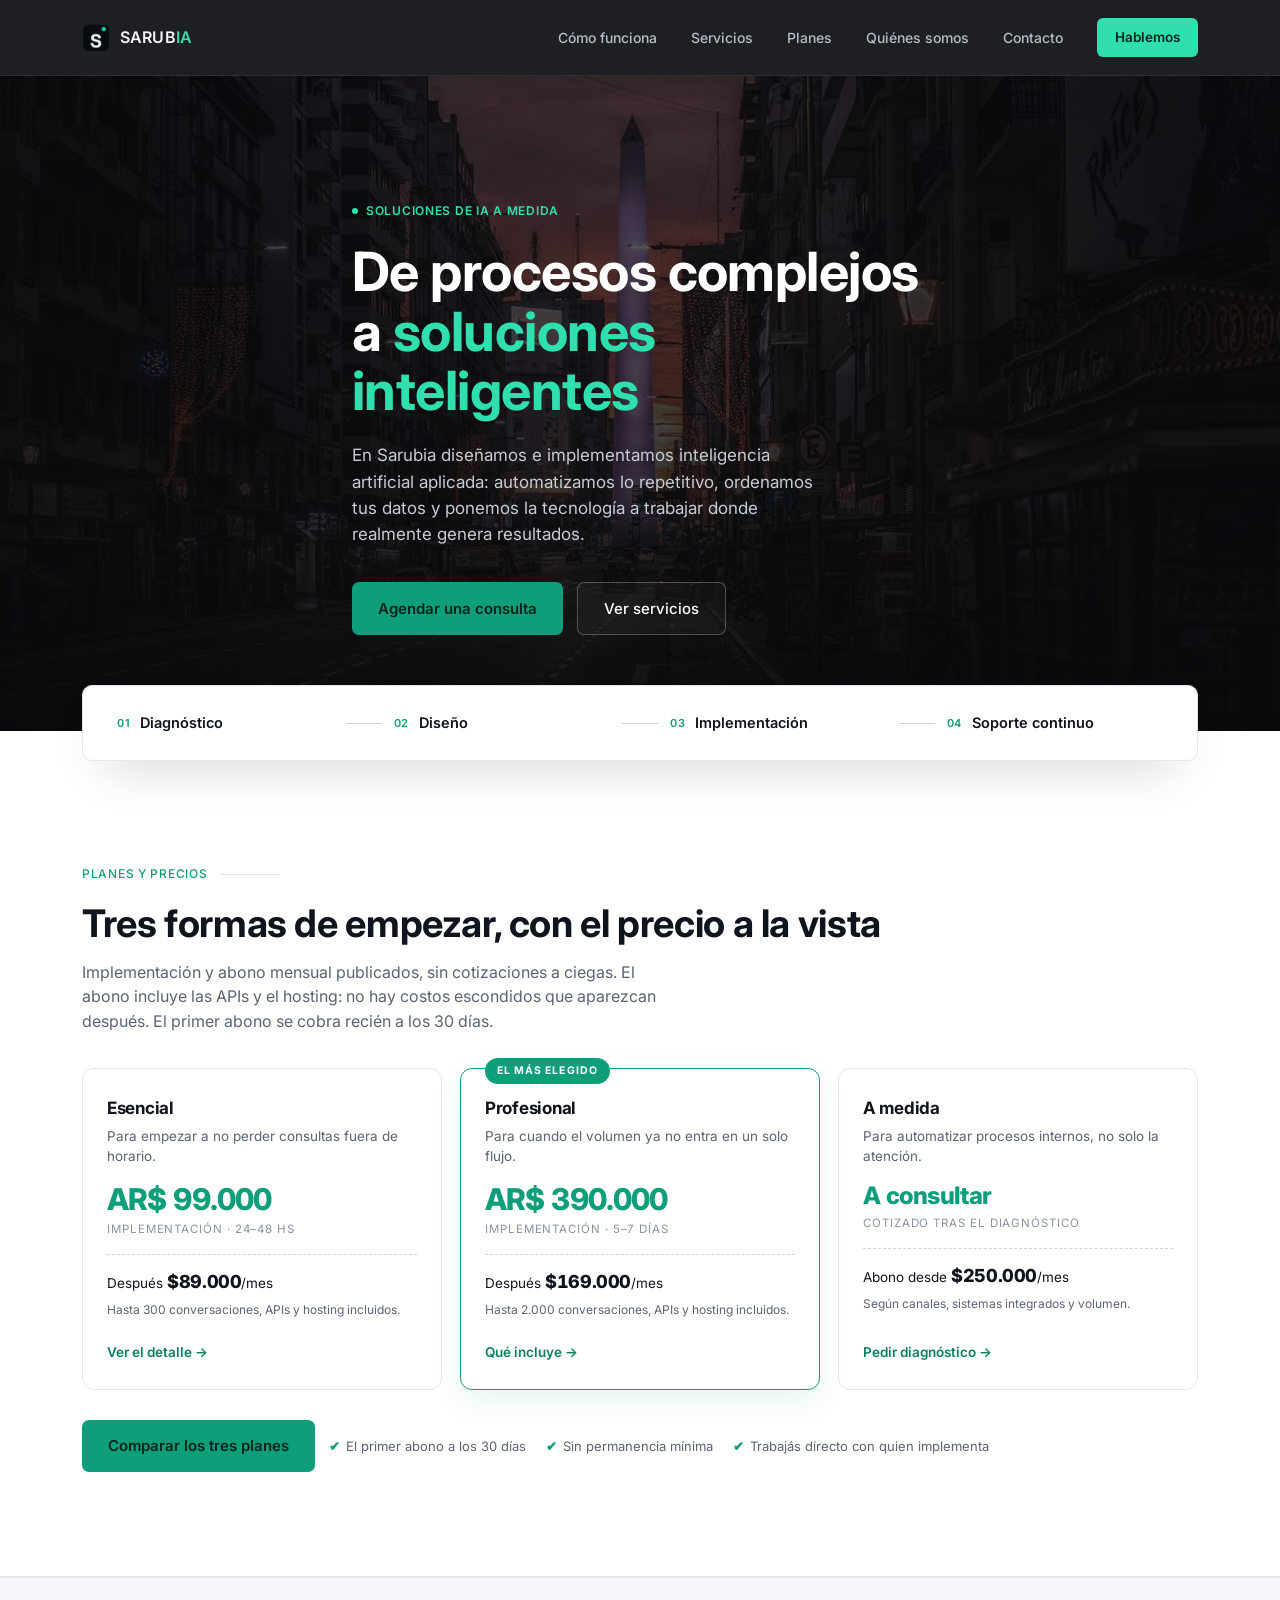
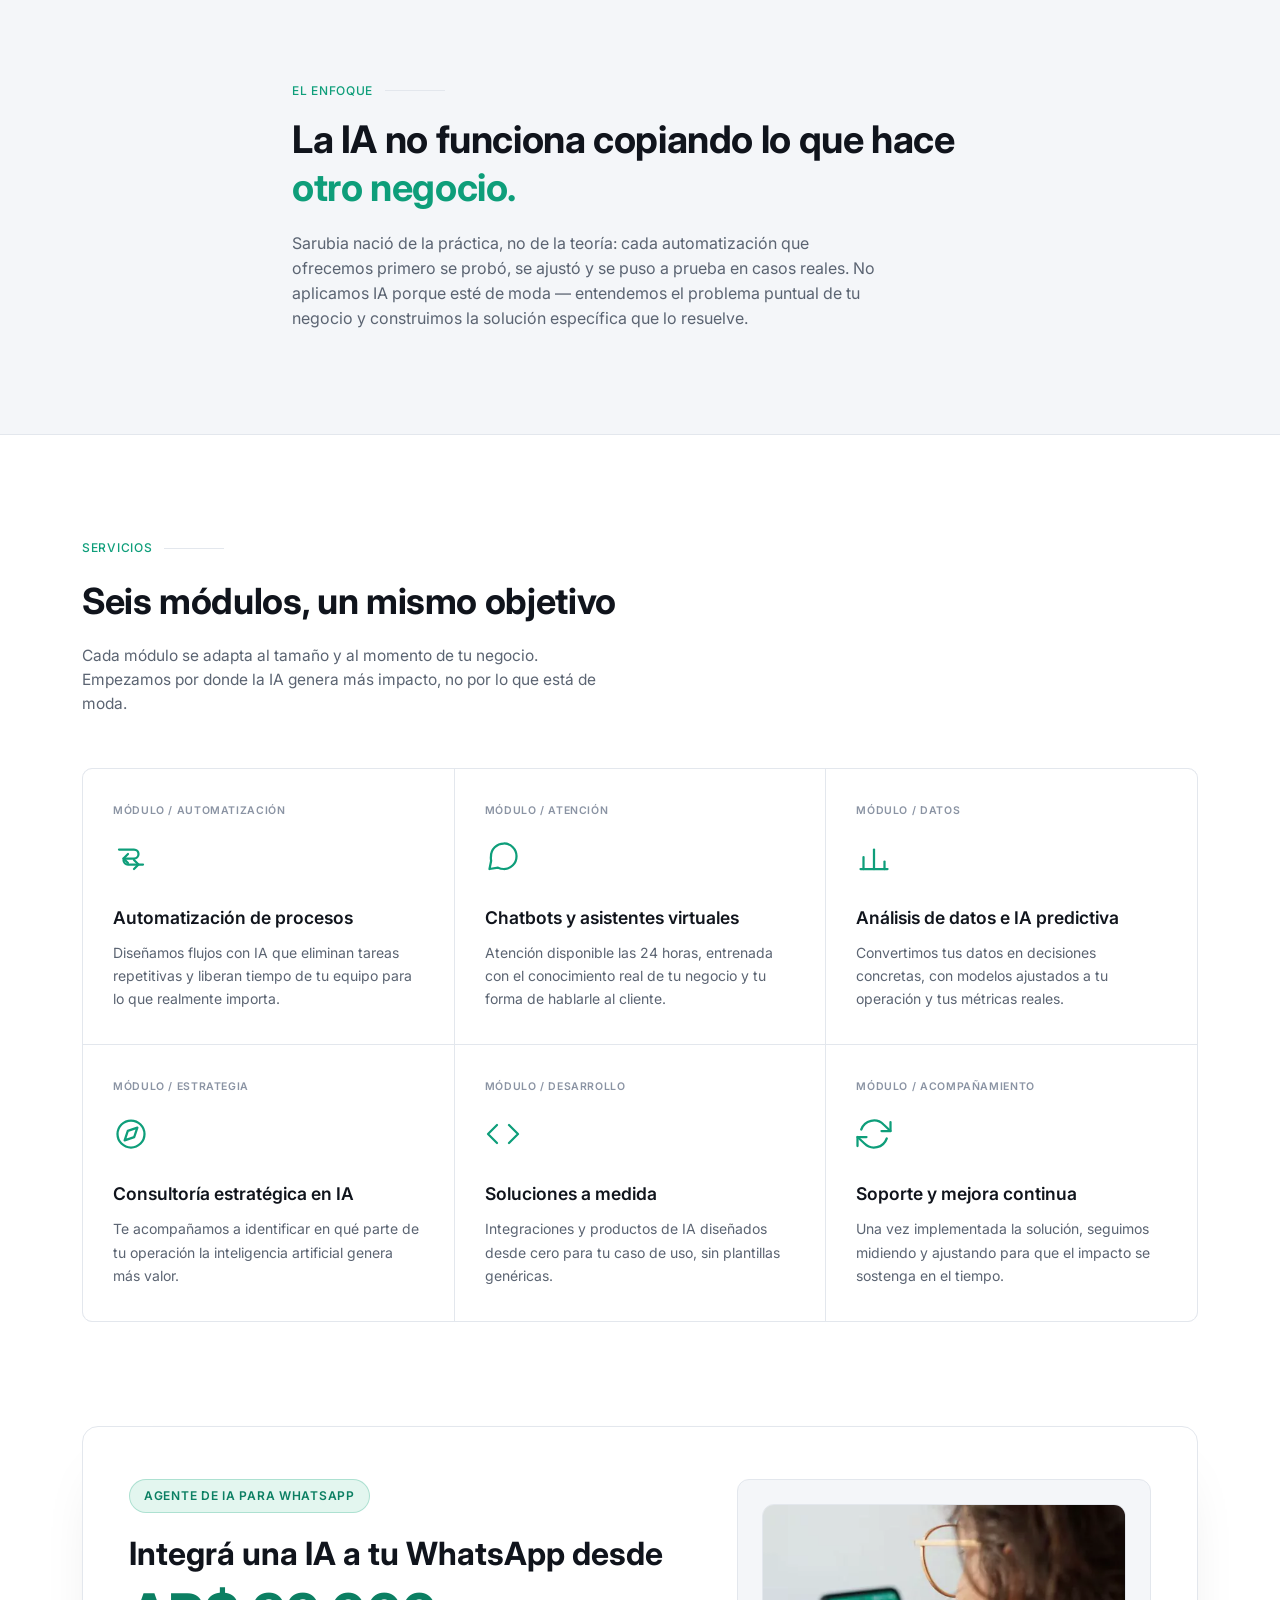
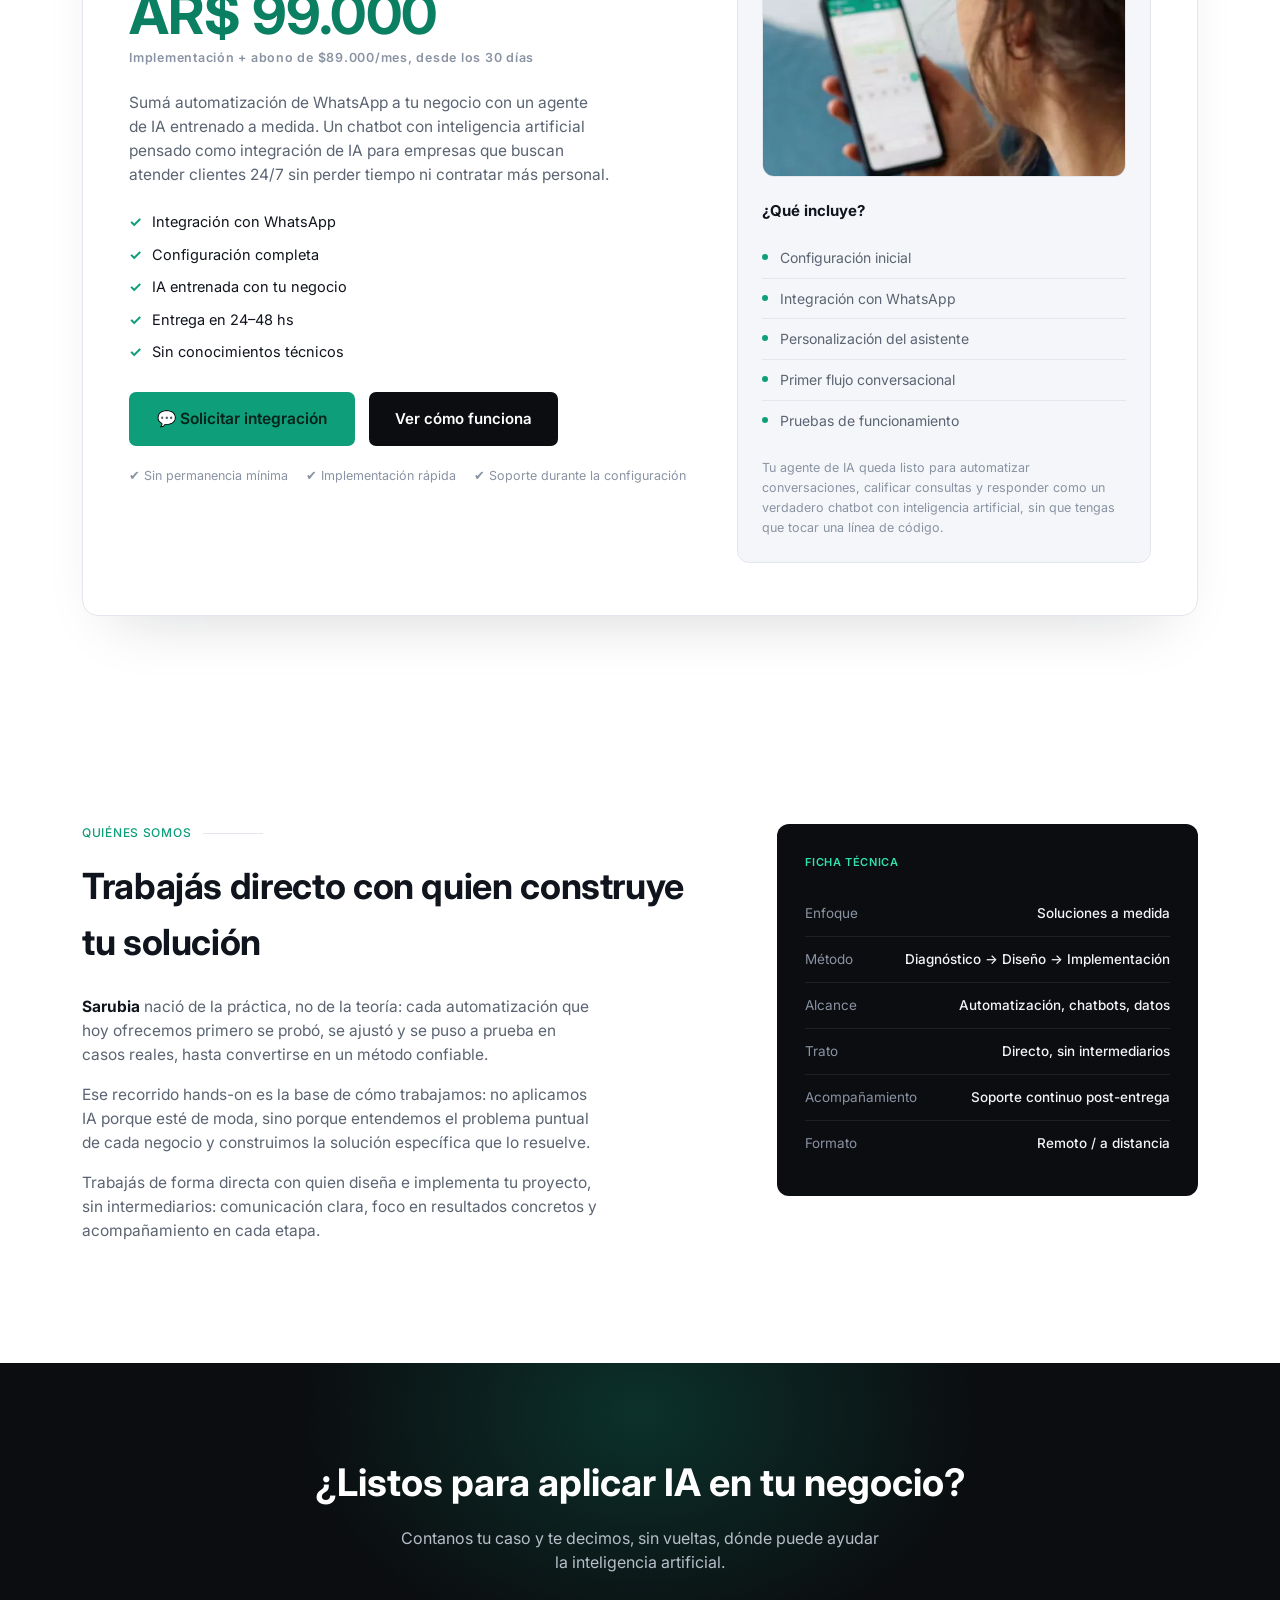
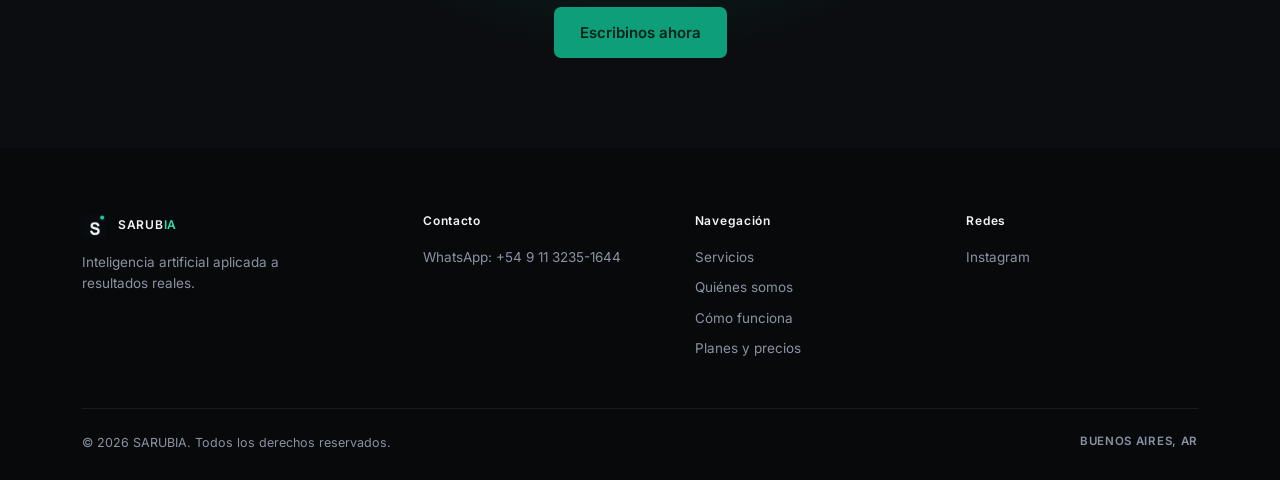
<file: index.html>
<!DOCTYPE html>
<html lang="es">
<head>
<!-- Google Tag Manager -->
<script>(function(w,d,s,l,i){w[l]=w[l]||[];w[l].push({'gtm.start':
new Date().getTime(),event:'gtm.js'});var f=d.getElementsByTagName(s)[0],
j=d.createElement(s),dl=l!='dataLayer'?'&l='+l:'';j.async=true;j.src=
'https://www.googletagmanager.com/gtm.js?id='+i+dl;f.parentNode.insertBefore(j,f);
})(window,document,'script','dataLayer','GTM-PLNK82BD');</script>
<!-- End Google Tag Manager -->
<meta charset="UTF-8">
<meta name="viewport" content="width=device-width, initial-scale=1.0">
<title>SARUBIA — Inteligencia artificial aplicada a resultados reales</title>
<meta name="description" content="Automatizamos procesos, integramos chatbots de IA en WhatsApp y ordenamos tus datos. Soluciones de inteligencia artificial a medida, sin intermediarios.">

<!-- Vista previa al compartir el link (WhatsApp, Instagram, LinkedIn, Facebook) -->
<meta property="og:type" content="website">
<meta property="og:site_name" content="SARUBIA">
<meta property="og:locale" content="es_AR">
<meta property="og:url" content="https://sarubi-ia.com/">
<meta property="og:title" content="SARUBIA — Inteligencia artificial aplicada a resultados reales">
<meta property="og:description" content="Automatizamos procesos, integramos chatbots de IA en WhatsApp y ordenamos tus datos. Soluciones de inteligencia artificial a medida, sin intermediarios.">
<meta property="og:image" content="https://sarubi-ia.com/imagenes/og.jpg">
<meta property="og:image:width" content="1200">
<meta property="og:image:height" content="630">
<meta property="og:image:alt" content="SARUBIA — De procesos complejos a soluciones inteligentes">
<meta name="twitter:card" content="summary_large_image">
<meta name="twitter:title" content="SARUBIA — Inteligencia artificial aplicada a resultados reales">
<meta name="twitter:description" content="Automatizamos procesos, integramos chatbots de IA en WhatsApp y ordenamos tus datos. Soluciones de inteligencia artificial a medida, sin intermediarios.">
<meta name="twitter:image" content="https://sarubi-ia.com/imagenes/og.jpg">
<link rel="canonical" href="https://sarubi-ia.com/">

<script type="application/ld+json">
{
  "@context": "https://schema.org",
  "@graph": [
    {
      "@type": "Organization",
      "@id": "https://sarubi-ia.com/#organizacion",
      "name": "SARUBIA",
      "alternateName": "Sarubi AI Solutions",
      "url": "https://sarubi-ia.com/",
      "logo": "https://sarubi-ia.com/imagenes/logo.png",
      "image": "https://sarubi-ia.com/imagenes/og.jpg",
      "description": "Inteligencia artificial aplicada: automatización de procesos, chatbots para WhatsApp y análisis de datos.",
      "areaServed": { "@type": "Country", "name": "Argentina" },
      "sameAs": ["https://www.instagram.com/sarubi_ai_solutions"],
      "contactPoint": {
        "@type": "ContactPoint",
        "contactType": "ventas",
        "telephone": "+54-9-11-3235-1644",
        "availableLanguage": ["es"]
      }
    },
    {
      "@type": "WebSite",
      "@id": "https://sarubi-ia.com/#sitio",
      "url": "https://sarubi-ia.com/",
      "name": "SARUBIA",
      "inLanguage": "es-AR",
      "publisher": { "@id": "https://sarubi-ia.com/#organizacion" }
    }
  ]
}
</script>
<link rel="icon" type="image/png" href="imagenes/logo.png">
<link rel="preconnect" href="https://fonts.googleapis.com">
<link rel="preconnect" href="https://fonts.gstatic.com" crossorigin>
<link href="https://fonts.googleapis.com/css2?family=Inter:wght@400;500;600;700;800&display=swap" rel="stylesheet">
<style>
  :root{
    --bg: #FFFFFF;
    --bg-soft: #F4F6F9;
    --ink: #0B0D10;
    --ink-2: #10131A;
    --text: #10141C;
    --muted: #5B6472;
    --muted-2: #8A93A3;
    --line: #E3E7ED;
    --line-strong: #CDD3DD;
    --accent: #0E9E7A;
    --accent-dark: #0B7F62;
    --accent-soft: #E3F6EF;
    --accent-on-dark: #2FE0AE;
    --radius: 10px;
  }
  *{box-sizing:border-box; margin:0; padding:0;}
  picture{display:contents;}
  html{scroll-behavior:smooth;}
  body{
    background:var(--bg);
    color:var(--text);
    font-family:'Inter', sans-serif;
    line-height:1.55;
    overflow-x:hidden;
    -webkit-font-smoothing:antialiased;
  }
  .display{font-family:'Inter', sans-serif; font-weight:700;}
  .mono{font-family:'Inter', sans-serif; letter-spacing:0.06em; font-weight:600; font-size:0.92em;}
  a{color:inherit; text-decoration:none;}
  button{font-family:inherit; cursor:pointer;}
  img{max-width:100%; display:block;}

  .wrap{max-width:1180px; margin:0 auto; padding:0 32px; position:relative; z-index:1;}

  /* ===== PLANES (resumen en la home) ===== */
  .planes-home{border-bottom:1px solid var(--line);}
  .planes-grid{display:grid; grid-template-columns:repeat(3,1fr); gap:18px; margin-top:34px;}
  .ph{
    border:1px solid var(--line); border-radius:12px; padding:26px 24px;
    display:flex; flex-direction:column; background:var(--bg);
  }
  .ph.destacado{border-color:var(--accent); box-shadow:0 10px 28px rgba(14,158,122,.10); position:relative;}
  .ph-cinta{
    position:absolute; top:-11px; left:24px; background:var(--accent); color:#fff;
    font-size:10.5px; font-weight:700; letter-spacing:.1em; text-transform:uppercase;
    padding:5px 12px; border-radius:999px;
  }
  .ph-nombre{font-size:17px; font-weight:700; letter-spacing:-.015em;}
  .ph-para{font-size:13.5px; color:var(--muted); margin:6px 0 18px; min-height:38px; line-height:1.45;}
  .ph-precio{font-size:30px; font-weight:800; letter-spacing:-.03em; line-height:1; color:var(--accent); font-variant-numeric:tabular-nums;}
  .ph-nota{font-size:11.5px; letter-spacing:.08em; text-transform:uppercase; color:var(--muted-2); margin-top:7px;}
  .ph-abono{
    margin-top:15px; padding-top:13px; border-top:1px dashed var(--line-strong);
    font-size:13.5px; color:var(--text);
  }
  .ph-abono b{font-size:18px; font-weight:800; letter-spacing:-.02em; font-variant-numeric:tabular-nums;}
  .ph-abono span{display:block; font-size:12px; color:var(--muted); margin-top:5px; line-height:1.45;}
  .ph-pie{margin-top:auto; padding-top:20px;}
  .ph-link{font-size:13.5px; font-weight:600; color:var(--accent-dark);}
  .ph-link:hover{text-decoration:underline;}
  .planes-cta{margin-top:30px; display:flex; flex-wrap:wrap; gap:14px; align-items:center;}
  .planes-micro{font-size:13px; color:var(--muted);}
  .planes-micro span{margin-right:16px; white-space:nowrap;}
  .planes-micro span::before{content:"\2714"; color:var(--accent); margin-right:6px; font-weight:700;}
  @media(max-width:880px){
    .planes-grid{grid-template-columns:1fr;}
    .ph-para{min-height:0;}
  }

  :focus-visible{outline:2px solid var(--accent); outline-offset:3px;}

  @media(prefers-reduced-motion: reduce){
    *{animation-duration:0.01ms !important; animation-iteration-count:1 !important; transition-duration:0.01ms !important;}
  }

  /* ===== HEADER ===== */
  header{
    position:sticky; top:0; z-index:50;
    background:rgba(11,13,16,0.92);
    backdrop-filter:blur(10px);
    border-bottom:1px solid rgba(255,255,255,0.08);
  }
  .header-inner{
    display:flex; align-items:center; justify-content:space-between;
    padding:18px 32px; max-width:1180px; margin:0 auto;
  }
  .logo{display:flex; align-items:center; gap:10px;}
  .logo-mark{width:28px; height:28px; flex-shrink:0; border-radius:7px; object-fit:cover; display:block;}
  .logo-text{font-family:'Inter', sans-serif; font-size:16px; font-weight:600; letter-spacing:0.01em; color:#F2F4F7;}
  .logo-text span{color:var(--accent-on-dark);}
  nav{display:flex; gap:34px; align-items:center;}
  nav a{
    font-size:14px; color:#B7BEC9; font-weight:500;
    position:relative; padding:4px 0;
    transition:color 0.2s ease;
  }
  nav a:hover, nav a:focus-visible{color:#fff;}
  nav a::after{
    content:''; position:absolute; left:0; bottom:0; width:0; height:1px;
    background:var(--accent-on-dark); transition:width 0.25s ease;
  }
  nav a:hover::after{width:100%;}
  .nav-cta{
    background:var(--accent-on-dark); color:#06231A !important; font-weight:600;
    padding:9px 18px; border-radius:6px; font-size:13.5px;
  }
  .nav-cta::after{display:none;}
  .nav-cta:hover{background:#5CF0C4;}
  .menu-toggle{display:none; background:none; border:none; color:#fff; padding:4px;}
  .menu-toggle svg{width:22px; height:22px;}

  @media(max-width:860px){
    nav{
      position:fixed; inset:60px 0 0 0; height:calc(100vh - 60px);
      background:#0B0D10; flex-direction:column; justify-content:flex-start;
      padding:36px 32px; gap:24px; transform:translateX(100%);
      transition:transform 0.3s ease; z-index:49;
    }
    nav.open{transform:translateX(0);}
    nav a{font-size:17px;}
    .nav-cta{align-self:flex-start;}
    .menu-toggle{display:block;}
  }

  /* ===== HERO ===== */
  .hero{
    position:relative;
    padding:120px 0 96px;
    overflow:hidden;
    color:#fff;
  }
  .hero-bg{position:absolute; inset:0; z-index:0; overflow:hidden;}
  .hero-bg .skyline{
    position:absolute; inset:0; width:100%; height:100%;
    object-fit:cover; object-position:center 34%;
  }
  .hero-overlay{
    position:absolute; inset:0;
    background:
      linear-gradient(180deg, rgba(8,9,11,0.55) 0%, rgba(8,9,11,0.72) 55%, rgba(8,9,11,0.94) 100%),
      linear-gradient(100deg, rgba(8,9,11,0.55) 0%, rgba(8,9,11,0.15) 45%, rgba(8,9,11,0.5) 100%);
  }
  .hero-inner{position:relative; z-index:1; max-width:640px;}
  .eyebrow{
    display:inline-flex; align-items:center; gap:8px;
    font-size:12px; color:var(--accent-on-dark); margin-bottom:22px;
    text-transform:uppercase;
  }
  .eyebrow .dot{width:6px; height:6px; border-radius:50%; background:var(--accent-on-dark); animation:pulse 2s infinite;}
  @keyframes pulse{0%,100%{opacity:1;} 50%{opacity:0.3;}}
  h1{
    font-family:'Inter', sans-serif;
    font-size:clamp(32px, 4.6vw, 54px);
    font-weight:700; line-height:1.1; letter-spacing:-0.01em;
    margin-bottom:22px;
  }
  h1 .accent{color:var(--accent-on-dark);}
  .hero-sub{
    font-size:17px; color:#C7CCD4; max-width:480px; margin-bottom:34px;
  }
  .hero-actions{display:flex; gap:14px; flex-wrap:wrap;}
  .btn-primary{
    background:var(--accent); color:#06231A; font-weight:600; font-size:15px;
    padding:14px 26px; border:none; border-radius:7px;
    transition:transform 0.2s ease, background 0.2s ease;
    display:inline-flex; align-items:center;
  }
  .btn-primary:hover{background:var(--accent-on-dark); transform:translateY(-1px);}
  .btn-secondary{
    border:1px solid rgba(255,255,255,0.25); color:#fff; font-size:15px; font-weight:500;
    padding:14px 26px; border-radius:7px; background:rgba(255,255,255,0.03);
    transition:border-color 0.2s ease, background 0.2s ease;
  }
  .btn-secondary:hover{border-color:var(--accent-on-dark); background:rgba(255,255,255,0.08);}
  .btn-dark{
    background:var(--ink); color:#fff; font-weight:600; font-size:15px;
    padding:14px 26px; border:none; border-radius:7px;
    transition:transform 0.2s ease, background 0.2s ease;
    display:inline-flex; align-items:center;
  }
  .btn-dark:hover{background:#1C2029; transform:translateY(-1px);}

  /* ===== PROCESS STRIP (signature element) ===== */
  .process-strip{
    position:relative; z-index:2;
    margin-top:-46px; margin-bottom:0;
    background:#fff; border:1px solid var(--line);
    border-radius:var(--radius);
    box-shadow:0 24px 50px -24px rgba(10,15,25,0.25);
    padding:26px 34px;
    display:flex; align-items:center; justify-content:space-between; gap:12px;
    flex-wrap:wrap;
  }
  .process-step{display:flex; align-items:center; gap:10px; flex:1; min-width:140px;}
  .step-idx{font-size:11px; color:var(--accent); flex-shrink:0;}
  .step-label{font-size:14.5px; font-weight:600; color:var(--text);}
  .process-line{flex:0 0 auto; width:36px; height:1px; background:var(--line-strong);}
  @media(max-width:760px){
    .process-strip{flex-direction:column; align-items:flex-start; margin-top:-30px;}
    .process-line{display:none;}
  }

  /* ===== SECTION GENERIC ===== */
  .section{padding:104px 0;}
  .section-head{margin-bottom:52px; max-width:640px;}
  .label-row{display:flex; align-items:center; gap:12px; margin-bottom:16px;}
  .label-row .idx{font-size:12px; color:var(--accent); font-weight:500;}
  .label-row .rule{flex:1; height:1px; background:var(--line); max-width:60px;}
  .section-title{font-family:'Inter', sans-serif; font-size:clamp(26px,3.2vw,36px); font-weight:700; letter-spacing:-0.01em;}
  .section-desc{color:var(--muted); font-size:15.5px; margin-top:14px; max-width:520px;}

  /* ===== BRIDGE / PROBLEM STATEMENT ===== */
  .bridge{background:var(--bg-soft); border-top:1px solid var(--line); border-bottom:1px solid var(--line);}
  .bridge-inner{max-width:760px;}
  .bridge-title{
    font-family:'Inter', sans-serif;
    font-size:clamp(24px, 3.4vw, 38px); font-weight:700; line-height:1.25;
    letter-spacing:-0.01em; margin-bottom:20px;
  }
  .bridge-title .accent{color:var(--accent);}
  .bridge-desc{color:var(--muted); font-size:16px; max-width:600px;}

  /* ===== SERVICIOS (module grid) ===== */
  .modules{
    display:grid; grid-template-columns:repeat(3, 1fr); gap:1px;
    background:var(--line); border:1px solid var(--line); border-radius:var(--radius); overflow:hidden;
  }
  .module{
    background:#fff; padding:34px 30px;
    transition:background 0.25s ease;
  }
  .module:hover{background:var(--bg-soft);}
  .module-tag{font-size:10.5px; color:var(--muted-2); margin-bottom:20px; display:block;}
  .module-icon{width:36px; height:36px; margin-bottom:22px; color:var(--accent); stroke-width:1.5;}
  .module h3{font-family:'Inter', sans-serif; font-size:17.5px; font-weight:600; margin-bottom:10px;}
  .module p{font-size:14px; color:var(--muted); line-height:1.65;}
  @media(max-width:860px){.modules{grid-template-columns:1fr 1fr;}}
  @media(max-width:560px){.modules{grid-template-columns:1fr;}}

  /* ===== PROMO ===== */
  .promo-card{
    position:relative;
    border-radius:16px;
    padding:52px 46px;
    background:#fff;
    border:1px solid var(--line);
    box-shadow:0 30px 60px -32px rgba(10,15,25,0.18);
    overflow:hidden;
  }
  .promo-inner{position:relative; z-index:1; display:grid; grid-template-columns:1.15fr 0.85fr; gap:48px; align-items:start;}
  .promo-badge{
    display:inline-flex; align-items:center; gap:8px;
    background:var(--accent-soft); border:1px solid rgba(14,158,122,0.25);
    color:var(--accent-dark); font-size:12px; padding:7px 14px; border-radius:100px;
    margin-bottom:22px;
  }
  .promo-title{
    font-family:'Inter', sans-serif; font-weight:700;
    font-size:clamp(22px, 2.8vw, 32px); line-height:1.2; margin-bottom:6px;
  }
  .promo-price{
    display:block; margin-top:12px;
    font-family:'Inter', sans-serif;
    font-size:clamp(38px, 5vw, 56px); font-weight:700; color:var(--accent-dark);
    letter-spacing:-0.01em; line-height:1;
  }
  .promo-price-tag{font-size:12.5px; color:var(--muted-2); margin-bottom:24px; display:block; margin-top:6px;}
  .promo-sub{color:var(--muted); font-size:15.5px; max-width:480px; margin-bottom:24px;}
  .promo-benefits{list-style:none; margin-bottom:28px;}
  .promo-benefits li{
    display:flex; align-items:baseline; gap:10px;
    font-size:14.5px; color:var(--text); margin-bottom:10px;
  }
  .promo-benefits li::before{content:'✓'; color:var(--accent); font-weight:700;}
  .promo-actions{display:flex; gap:14px; flex-wrap:wrap; margin-bottom:20px;}
  .promo-btn{font-size:15.5px; padding:15px 28px;}
  .promo-btn:hover{transform:translateY(-2px);}
  .promo-micro{display:flex; gap:18px; flex-wrap:wrap; font-size:12.5px; color:var(--muted-2);}
  .promo-photo-wrap{
    border-radius:12px; overflow:hidden; border:1px solid var(--line); margin-bottom:22px;
    aspect-ratio:4/3;
  }
  .promo-photo{width:100%; height:100%; object-fit:cover; object-position:30% 40%;}
  .promo-includes{
    background:var(--bg-soft); border:1px solid var(--line); border-radius:12px;
    padding:24px 24px;
  }
  .promo-includes h3{font-family:'Inter', sans-serif; font-size:15px; margin-bottom:16px;}
  .promo-includes ul{list-style:none;}
  .promo-includes li{
    font-size:14px; color:var(--muted); padding:9px 0; border-bottom:1px solid var(--line);
    position:relative; padding-left:18px;
  }
  .promo-includes li:last-child{border-bottom:none;}
  .promo-includes li::before{
    content:''; position:absolute; left:0; top:16px; width:6px; height:6px;
    border-radius:50%; background:var(--accent);
  }
  .promo-seo{font-size:12.5px; color:var(--muted-2); margin-top:18px; line-height:1.6;}
  @media(max-width:860px){
    .promo-inner{grid-template-columns:1fr;}
    .promo-card{padding:34px 24px;}
  }

  /* ===== QUIENES SOMOS ===== */
  .about-grid{display:grid; grid-template-columns:1.2fr 0.8fr; gap:64px; align-items:start;}
  .about-text p{color:var(--muted); font-size:15.5px; margin-bottom:16px; max-width:520px;}
  .about-text strong{color:var(--text);}
  .spec-plate{
    background:var(--ink); color:#E7E9EE; border-radius:12px; padding:30px 28px;
  }
  .spec-head{font-size:11px; color:var(--accent-on-dark); margin-bottom:20px;}
  .spec-row{
    display:flex; justify-content:space-between; gap:16px;
    padding:12px 0; border-bottom:1px solid rgba(255,255,255,0.08);
    font-size:13.5px;
  }
  .spec-row:last-child{border-bottom:none;}
  .spec-row .k{color:#8A93A3;}
  .spec-row .v{color:#F2F4F7; text-align:right; font-weight:500;}
  @media(max-width:860px){.about-grid{grid-template-columns:1fr;}}

  /* ===== CTA BAND ===== */
  .cta-band{
    background:var(--ink); color:#fff; padding:90px 0; text-align:center;
    position:relative; overflow:hidden;
  }
  .cta-band::before{
    content:''; position:absolute; top:-200px; left:50%; transform:translateX(-50%);
    width:700px; height:500px;
    background:radial-gradient(ellipse, rgba(14,158,122,0.25) 0%, transparent 70%);
    pointer-events:none;
  }
  .cta-band .wrap{position:relative; z-index:1;}
  .cta-band h2{font-family:'Inter', sans-serif; font-size:clamp(26px,3.4vw,38px); font-weight:700; margin-bottom:14px;}
  .cta-band p{color:#B7BEC9; font-size:16px; margin-bottom:32px; max-width:480px; margin-left:auto; margin-right:auto;}

  /* ===== FOOTER ===== */
  footer{background:#08090B; color:#8A93A3; padding:64px 0 28px; font-size:13.5px;}
  .footer-grid{display:grid; grid-template-columns:1.3fr 1fr 1fr 1fr; gap:40px; padding-bottom:40px; border-bottom:1px solid rgba(255,255,255,0.08);}
  .footer-col h4{font-size:12px; color:#F2F4F7; margin-bottom:16px; letter-spacing:0.06em;}
  .footer-col a, .footer-col p{display:block; color:#8A93A3; margin-bottom:10px; line-height:1.5;}
  .footer-col a:hover{color:#fff;}
  .footer-bottom{display:flex; justify-content:space-between; flex-wrap:wrap; gap:12px; padding-top:24px; font-size:12.5px;}
  @media(max-width:760px){.footer-grid{grid-template-columns:1fr 1fr;}}
</style>
</head>
<body>
<!-- Google Tag Manager (noscript) -->
<noscript><iframe src="https://www.googletagmanager.com/ns.html?id=GTM-PLNK82BD"
height="0" width="0" style="display:none;visibility:hidden"></iframe></noscript>
<!-- End Google Tag Manager (noscript) -->

<header>
  <div class="header-inner">
    <a href="#top" class="logo">
      <img class="logo-mark" src="imagenes/logo.png" alt="Logo SARUBIA">
      <span class="logo-text">SARUB<span>IA</span></span>
    </a>
    <button class="menu-toggle" id="menuToggle" aria-label="Abrir menú" aria-expanded="false">
      <svg viewBox="0 0 24 24" fill="none" stroke="currentColor" stroke-width="2" stroke-linecap="round"><line x1="3" y1="6" x2="21" y2="6"/><line x1="3" y1="12" x2="21" y2="12"/><line x1="3" y1="18" x2="21" y2="18"/></svg>
    </button>
    <nav id="mainNav">
      <a href="/como-funciona/">Cómo funciona</a>
      <a href="#servicios">Servicios</a>
      <a href="#planes">Planes</a>
      <a href="#nosotros">Quiénes somos</a>
      <a href="#contacto">Contacto</a>
      <a href="#contacto" class="nav-cta">Hablemos</a>
    </nav>
  </div>
</header>

<main id="top">

  <!-- HERO -->
  <section class="hero">
    <div class="hero-bg" aria-hidden="true">
      <picture>
        <source srcset="imagenes/skyline.webp" type="image/webp">
        <img class="skyline" src="imagenes/skyline.jpg" width="1600" height="900" alt="Buenos Aires - Obelisco al atardecer">
      </picture>
      <div class="hero-overlay"></div>
    </div>
    <div class="wrap hero-inner">
      <div class="eyebrow mono"><span class="dot"></span> SOLUCIONES DE IA A MEDIDA</div>
      <h1>De procesos complejos a <span class="accent">soluciones inteligentes</span></h1>
      <p class="hero-sub">En Sarubia diseñamos e implementamos inteligencia artificial aplicada: automatizamos lo repetitivo, ordenamos tus datos y ponemos la tecnología a trabajar donde realmente genera resultados.</p>
      <div class="hero-actions">
        <a href="https://wa.me/5491132351644" target="_blank" rel="noopener" class="btn-primary">Agendar una consulta</a>
        <a href="#servicios" class="btn-secondary">Ver servicios</a>
      </div>
    </div>
  </section>

  <!-- PROCESS STRIP -->
  <div class="wrap">
    <div class="process-strip">
      <div class="process-step"><span class="step-idx mono">01</span><span class="step-label">Diagnóstico</span></div>
      <div class="process-line"></div>
      <div class="process-step"><span class="step-idx mono">02</span><span class="step-label">Diseño</span></div>
      <div class="process-line"></div>
      <div class="process-step"><span class="step-idx mono">03</span><span class="step-label">Implementación</span></div>
      <div class="process-line"></div>
      <div class="process-step"><span class="step-idx mono">04</span><span class="step-label">Soporte continuo</span></div>
    </div>
  </div>

  <!-- BRIDGE / PROBLEM -->

  <!-- PLANES -->
  <section class="section planes-home" id="planes">
    <div class="wrap">
      <div class="label-row"><span class="idx mono">PLANES Y PRECIOS</span><div class="rule"></div></div>
      <h2 class="bridge-title" style="margin-bottom:12px;">Tres formas de empezar, con el precio a la vista</h2>
      <p class="bridge-desc" style="margin-bottom:0;">Implementación y abono mensual publicados, sin cotizaciones a ciegas. El abono incluye las APIs y el hosting: no hay costos escondidos que aparezcan después. El primer abono se cobra recién a los 30 días.</p>

      <div class="planes-grid">
        <article class="ph">
          <div class="ph-nombre">Esencial</div>
          <p class="ph-para">Para empezar a no perder consultas fuera de horario.</p>
          <div class="ph-precio">AR$ 99.000</div>
          <div class="ph-nota">Implementación · 24–48 hs</div>
          <div class="ph-abono">Después <b>$89.000</b>/mes<span>Hasta 300 conversaciones, APIs y hosting incluidos.</span></div>
          <div class="ph-pie"><a class="ph-link" href="/integracion-ia-whatsapp/">Ver el detalle →</a></div>
        </article>

        <article class="ph destacado">
          <span class="ph-cinta">El más elegido</span>
          <div class="ph-nombre">Profesional</div>
          <p class="ph-para">Para cuando el volumen ya no entra en un solo flujo.</p>
          <div class="ph-precio">AR$ 390.000</div>
          <div class="ph-nota">Implementación · 5–7 días</div>
          <div class="ph-abono">Después <b>$169.000</b>/mes<span>Hasta 2.000 conversaciones, APIs y hosting incluidos.</span></div>
          <div class="ph-pie"><a class="ph-link" href="/planes/">Qué incluye →</a></div>
        </article>

        <article class="ph">
          <div class="ph-nombre">A medida</div>
          <p class="ph-para">Para automatizar procesos internos, no solo la atención.</p>
          <div class="ph-precio" style="font-size:24px;">A consultar</div>
          <div class="ph-nota">Cotizado tras el diagnóstico</div>
          <div class="ph-abono">Abono desde <b>$250.000</b>/mes<span>Según canales, sistemas integrados y volumen.</span></div>
          <div class="ph-pie"><a class="ph-link" href="/planes/">Pedir diagnóstico →</a></div>
        </article>
      </div>

      <div class="planes-cta">
        <a href="/planes/" class="btn-primary">Comparar los tres planes</a>
        <p class="planes-micro">
          <span>El primer abono a los 30 días</span>
          <span>Sin permanencia mínima</span>
          <span>Trabajás directo con quien implementa</span>
        </p>
      </div>
    </div>
  </section>

  <section class="section bridge">
    <div class="wrap bridge-inner">
      <div class="label-row"><span class="idx mono">EL ENFOQUE</span><div class="rule"></div></div>
      <h2 class="bridge-title">La IA no funciona copiando lo que hace <span class="accent">otro negocio.</span></h2>
      <p class="bridge-desc">Sarubia nació de la práctica, no de la teoría: cada automatización que ofrecemos primero se probó, se ajustó y se puso a prueba en casos reales. No aplicamos IA porque esté de moda — entendemos el problema puntual de tu negocio y construimos la solución específica que lo resuelve.</p>
    </div>
  </section>

  <!-- SERVICIOS -->
  <section class="section" id="servicios">
    <div class="wrap">
      <div class="section-head">
        <div class="label-row"><span class="idx mono">SERVICIOS</span><div class="rule"></div></div>
        <h2 class="section-title">Seis módulos, un mismo objetivo</h2>
        <p class="section-desc">Cada módulo se adapta al tamaño y al momento de tu negocio. Empezamos por donde la IA genera más impacto, no por lo que está de moda.</p>
      </div>

      <div class="modules">
        <div class="module">
          <span class="module-tag mono">MÓDULO / AUTOMATIZACIÓN</span>
          <svg class="module-icon" viewBox="0 0 24 24" fill="none" stroke="currentColor"><path d="M4 7h10a3 3 0 0 1 3 3v0a3 3 0 0 1-3 3H7" stroke-linecap="round"/><polyline points="10 10 7 13 10 16" stroke-linecap="round" stroke-linejoin="round"/><path d="M20 17H10a3 3 0 0 1-3-3v0" stroke-linecap="round"/><polyline points="14 20 17 17 14 14" stroke-linecap="round" stroke-linejoin="round"/></svg>
          <h3>Automatización de procesos</h3>
          <p>Diseñamos flujos con IA que eliminan tareas repetitivas y liberan tiempo de tu equipo para lo que realmente importa.</p>
        </div>
        <div class="module">
          <span class="module-tag mono">MÓDULO / ATENCIÓN</span>
          <svg class="module-icon" viewBox="0 0 24 24" fill="none" stroke="currentColor"><path d="M21 11.5a8.38 8.38 0 0 1-8.5 8.5 8.5 8.5 0 0 1-3.8-.9L3 20l1.1-5.5A8.38 8.38 0 0 1 4 11.5 8.5 8.5 0 0 1 12.5 3a8.38 8.38 0 0 1 8.5 8.5z" stroke-linecap="round" stroke-linejoin="round"/></svg>
          <h3>Chatbots y asistentes virtuales</h3>
          <p>Atención disponible las 24 horas, entrenada con el conocimiento real de tu negocio y tu forma de hablarle al cliente.</p>
        </div>
        <div class="module">
          <span class="module-tag mono">MÓDULO / DATOS</span>
          <svg class="module-icon" viewBox="0 0 24 24" fill="none" stroke="currentColor" stroke-linecap="round" stroke-linejoin="round"><line x1="5" y1="20" x2="5" y2="12"/><line x1="12" y1="20" x2="12" y2="7"/><line x1="19" y1="20" x2="19" y2="15"/><line x1="3" y1="20" x2="21" y2="20"/></svg>
          <h3>Análisis de datos e IA predictiva</h3>
          <p>Convertimos tus datos en decisiones concretas, con modelos ajustados a tu operación y tus métricas reales.</p>
        </div>
        <div class="module">
          <span class="module-tag mono">MÓDULO / ESTRATEGIA</span>
          <svg class="module-icon" viewBox="0 0 24 24" fill="none" stroke="currentColor" stroke-linecap="round" stroke-linejoin="round"><circle cx="12" cy="12" r="9"/><polygon points="16.24 7.76 14.12 14.12 7.76 16.24 9.88 9.88 16.24 7.76"/></svg>
          <h3>Consultoría estratégica en IA</h3>
          <p>Te acompañamos a identificar en qué parte de tu operación la inteligencia artificial genera más valor.</p>
        </div>
        <div class="module">
          <span class="module-tag mono">MÓDULO / DESARROLLO</span>
          <svg class="module-icon" viewBox="0 0 24 24" fill="none" stroke="currentColor" stroke-linecap="round" stroke-linejoin="round"><polyline points="16 18 22 12 16 6"/><polyline points="8 6 2 12 8 18"/></svg>
          <h3>Soluciones a medida</h3>
          <p>Integraciones y productos de IA diseñados desde cero para tu caso de uso, sin plantillas genéricas.</p>
        </div>
        <div class="module">
          <span class="module-tag mono">MÓDULO / ACOMPAÑAMIENTO</span>
          <svg class="module-icon" viewBox="0 0 24 24" fill="none" stroke="currentColor" stroke-linecap="round" stroke-linejoin="round"><polyline points="23 4 23 10 17 10"/><polyline points="1 20 1 14 7 14"/><path d="M3.51 9a9 9 0 0 1 14.85-3.36L23 10M1 14l4.64 4.36A9 9 0 0 0 20.49 15"/></svg>
          <h3>Soporte y mejora continua</h3>
          <p>Una vez implementada la solución, seguimos midiendo y ajustando para que el impacto se sostenga en el tiempo.</p>
        </div>
      </div>
    </div>
  </section>

  <!-- PROMO -->
  <section class="section promo" id="promo" style="padding-top:0;">
    <div class="wrap">
      <div class="promo-card">
        <div class="promo-inner">
          <div>
            <div class="promo-badge mono">AGENTE DE IA PARA WHATSAPP</div>
            <h2 class="promo-title"><a href="/integracion-ia-whatsapp/" style="color:inherit;">Integrá una IA a tu WhatsApp desde</a></h2>
            <span class="promo-price">AR$ 99.000</span>
            <span class="promo-price-tag mono">Implementación + abono de $89.000/mes, desde los 30 días</span>
            <p class="promo-sub">Sumá automatización de WhatsApp a tu negocio con un agente de IA entrenado a medida. Un chatbot con inteligencia artificial pensado como integración de IA para empresas que buscan atender clientes 24/7 sin perder tiempo ni contratar más personal.</p>
            <ul class="promo-benefits">
              <li>Integración con WhatsApp</li>
              <li>Configuración completa</li>
              <li>IA entrenada con tu negocio</li>
              <li>Entrega en 24–48 hs</li>
              <li>Sin conocimientos técnicos</li>
            </ul>
            <div class="promo-actions">
              <a href="https://wa.me/5491132351644" class="btn-primary promo-btn" target="_blank" rel="noopener">💬 Solicitar integración</a>
              <a href="/integracion-ia-whatsapp/" class="btn-dark">Ver cómo funciona</a>
            </div>
            <div class="promo-micro">
              <span>✔ Sin permanencia mínima</span>
              <span>✔ Implementación rápida</span>
              <span>✔ Soporte durante la configuración</span>
            </div>
          </div>
          <div class="promo-includes">
            <div class="promo-photo-wrap">
              <picture>
                <source srcset="imagenes/promo.webp" type="image/webp">
                <img class="promo-photo" src="imagenes/promo.jpg" width="760" height="427" loading="lazy" alt="Persona usando el agente de IA de Sarubia en WhatsApp">
              </picture>
            </div>
            <h3>¿Qué incluye?</h3>
            <ul>
              <li>Configuración inicial</li>
              <li>Integración con WhatsApp</li>
              <li>Personalización del asistente</li>
              <li>Primer flujo conversacional</li>
              <li>Pruebas de funcionamiento</li>
            </ul>
            <p class="promo-seo">Tu agente de IA queda listo para automatizar conversaciones, calificar consultas y responder como un verdadero chatbot con inteligencia artificial, sin que tengas que tocar una línea de código.</p>
          </div>
        </div>
      </div>
    </div>
  </section>

  <!-- QUIENES SOMOS -->
  <section class="section" id="nosotros">
    <div class="wrap about-grid">
      <div>
        <div class="label-row"><span class="idx mono">QUIÉNES SOMOS</span><div class="rule"></div></div>
        <h2 class="section-title" style="margin-bottom:24px;">Trabajás directo con quien construye tu solución</h2>
        <div class="about-text">
          <p><strong>Sarubia</strong> nació de la práctica, no de la teoría: cada automatización que hoy ofrecemos primero se probó, se ajustó y se puso a prueba en casos reales, hasta convertirse en un método confiable.</p>
          <p>Ese recorrido hands-on es la base de cómo trabajamos: no aplicamos IA porque esté de moda, sino porque entendemos el problema puntual de cada negocio y construimos la solución específica que lo resuelve.</p>
          <p>Trabajás de forma directa con quien diseña e implementa tu proyecto, sin intermediarios: comunicación clara, foco en resultados concretos y acompañamiento en cada etapa.</p>
        </div>
      </div>
      <div class="spec-plate">
        <div class="spec-head mono">FICHA TÉCNICA</div>
        <div class="spec-row"><span class="k">Enfoque</span><span class="v">Soluciones a medida</span></div>
        <div class="spec-row"><span class="k">Método</span><span class="v">Diagnóstico → Diseño → Implementación</span></div>
        <div class="spec-row"><span class="k">Alcance</span><span class="v">Automatización, chatbots, datos</span></div>
        <div class="spec-row"><span class="k">Trato</span><span class="v">Directo, sin intermediarios</span></div>
        <div class="spec-row"><span class="k">Acompañamiento</span><span class="v">Soporte continuo post-entrega</span></div>
        <div class="spec-row"><span class="k">Formato</span><span class="v">Remoto / a distancia</span></div>
      </div>
    </div>
  </section>

  <!-- CTA -->
  <section class="cta-band" id="contacto-cta">
    <div class="wrap">
      <h2>¿Listos para aplicar IA en tu negocio?</h2>
      <p>Contanos tu caso y te decimos, sin vueltas, dónde puede ayudar la inteligencia artificial.</p>
      <a href="https://wa.me/5491132351644" target="_blank" rel="noopener" class="btn-primary">Escribinos ahora</a>
    </div>
  </section>

  <!-- CONTACTO / FOOTER -->
  <footer id="contacto">
    <div class="wrap">
      <div class="footer-grid">
        <div class="footer-col">
          <div style="display:flex; align-items:center; gap:10px; margin-bottom:14px;">
            <img src="imagenes/logo.png" alt="Logo SARUBIA" style="width:26px; height:26px; border-radius:6px; object-fit:cover;">
            <h4 class="mono" style="margin:0;">SARUB<span style="color:var(--accent-on-dark);">IA</span></h4>
          </div>
          <p style="max-width:220px;">Inteligencia artificial aplicada a resultados reales.</p>
        </div>
        <div class="footer-col">
          <h4 class="mono">Contacto</h4>
          <a href="https://wa.me/5491132351644" target="_blank" rel="noopener">WhatsApp: +54 9 11 3235-1644</a>
        </div>
        <div class="footer-col">
          <h4 class="mono">Navegación</h4>
          <a href="#servicios">Servicios</a>
          <a href="#nosotros">Quiénes somos</a>
          <a href="/como-funciona/">Cómo funciona</a>
          <a href="/planes/">Planes y precios</a>
        </div>
        <div class="footer-col">
          <h4 class="mono">Redes</h4>
          <a href="https://www.instagram.com/sarubi_ai_solutions" target="_blank" rel="noopener">Instagram</a>
        </div>
      </div>
      <div class="footer-bottom">
        <span>© 2026 SARUBIA. Todos los derechos reservados.</span>
        <span class="mono">BUENOS AIRES, AR</span>
      </div>
    </div>
  </footer>

</main>

<script>
  const toggle = document.getElementById('menuToggle');
  const nav = document.getElementById('mainNav');
  toggle.addEventListener('click', () => {
    nav.classList.toggle('open');
    const expanded = nav.classList.contains('open');
    toggle.setAttribute('aria-expanded', expanded);
  });
  nav.querySelectorAll('a').forEach(a => a.addEventListener('click', () => nav.classList.remove('open')));
</script>

</body>
</html>
</file>
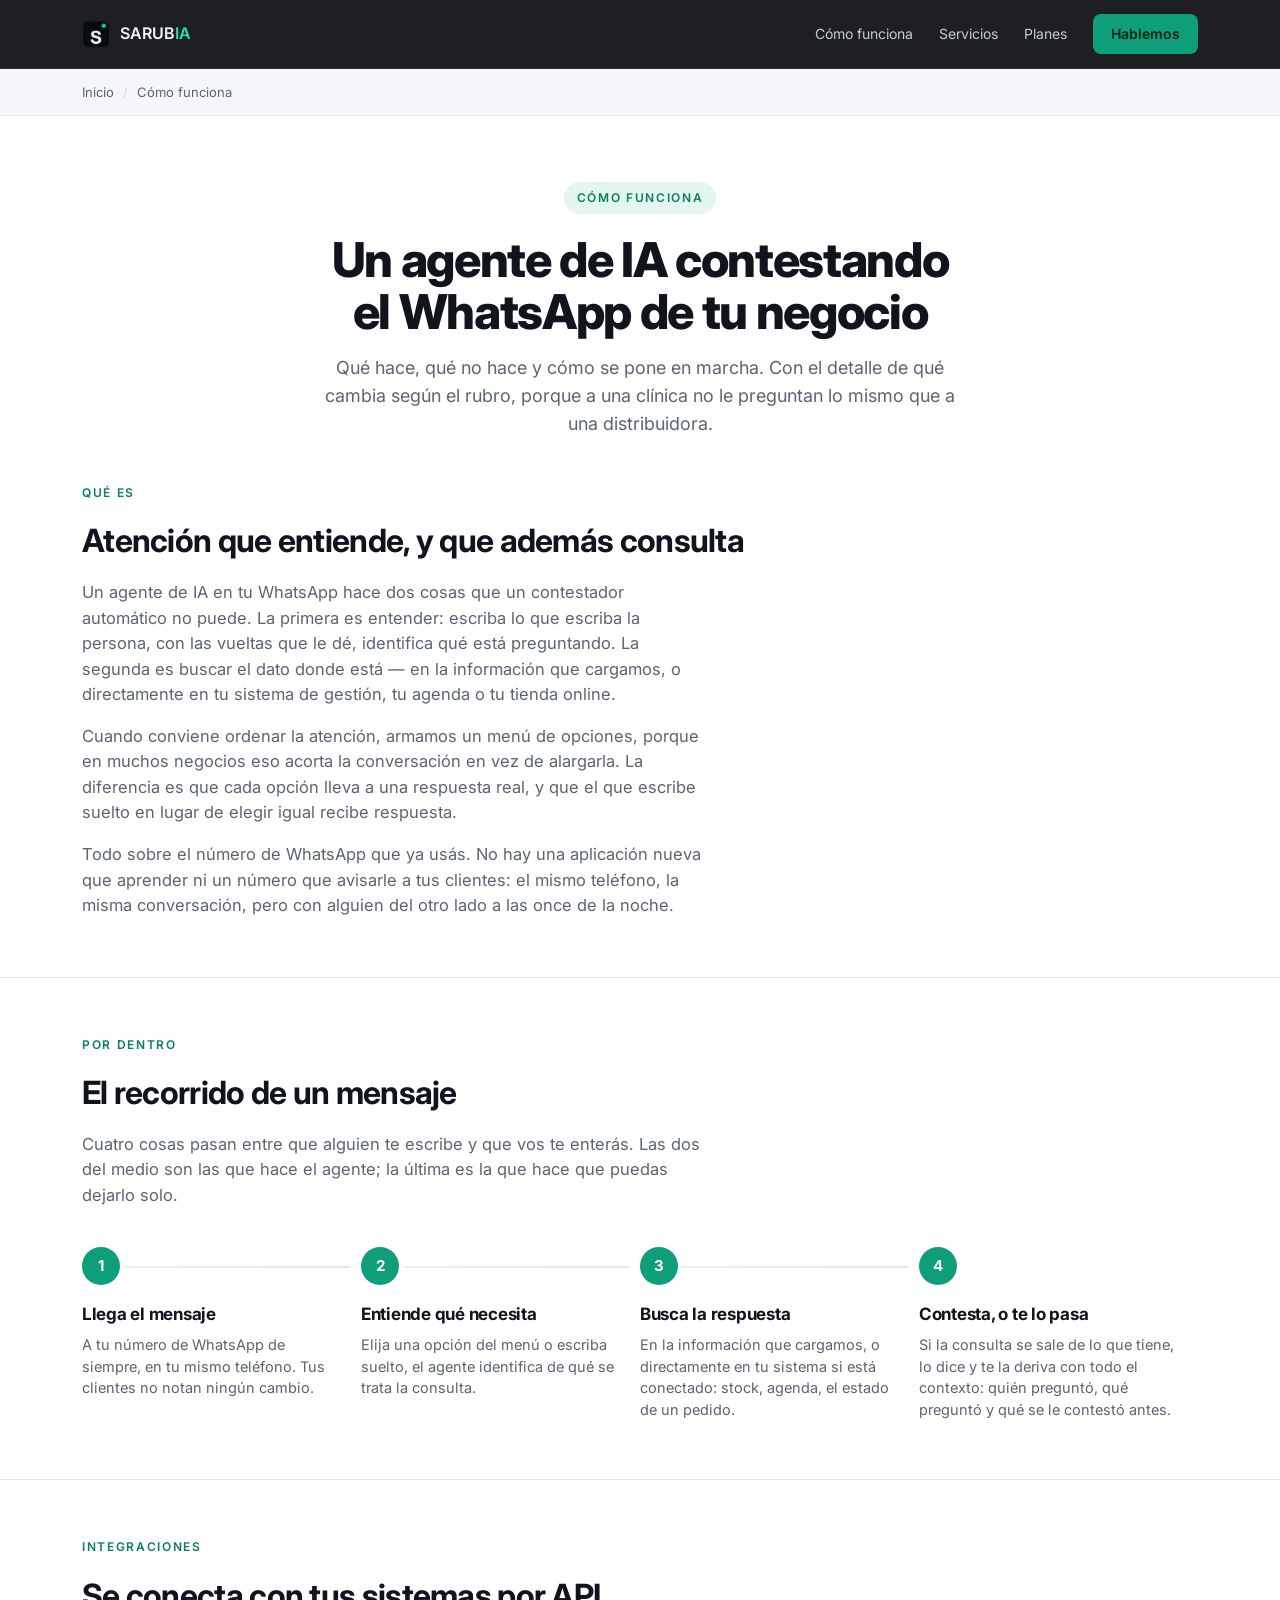
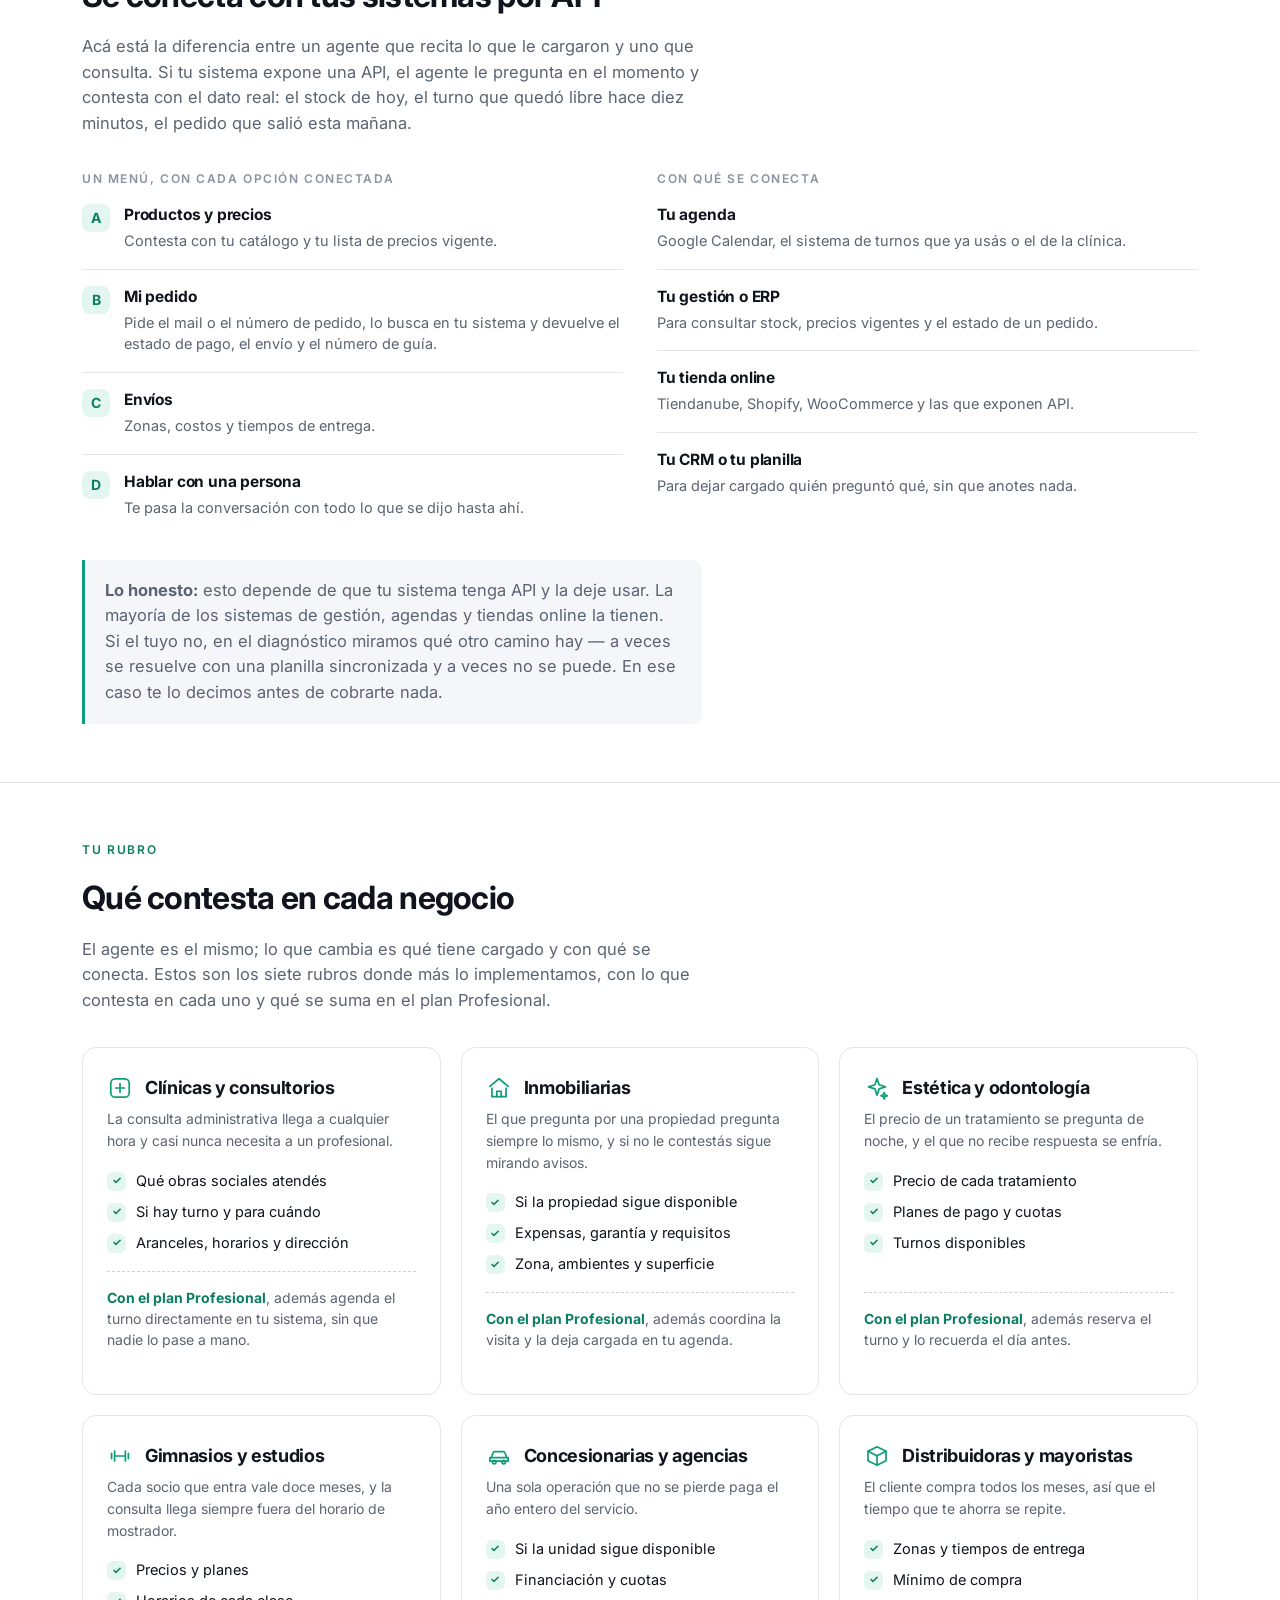
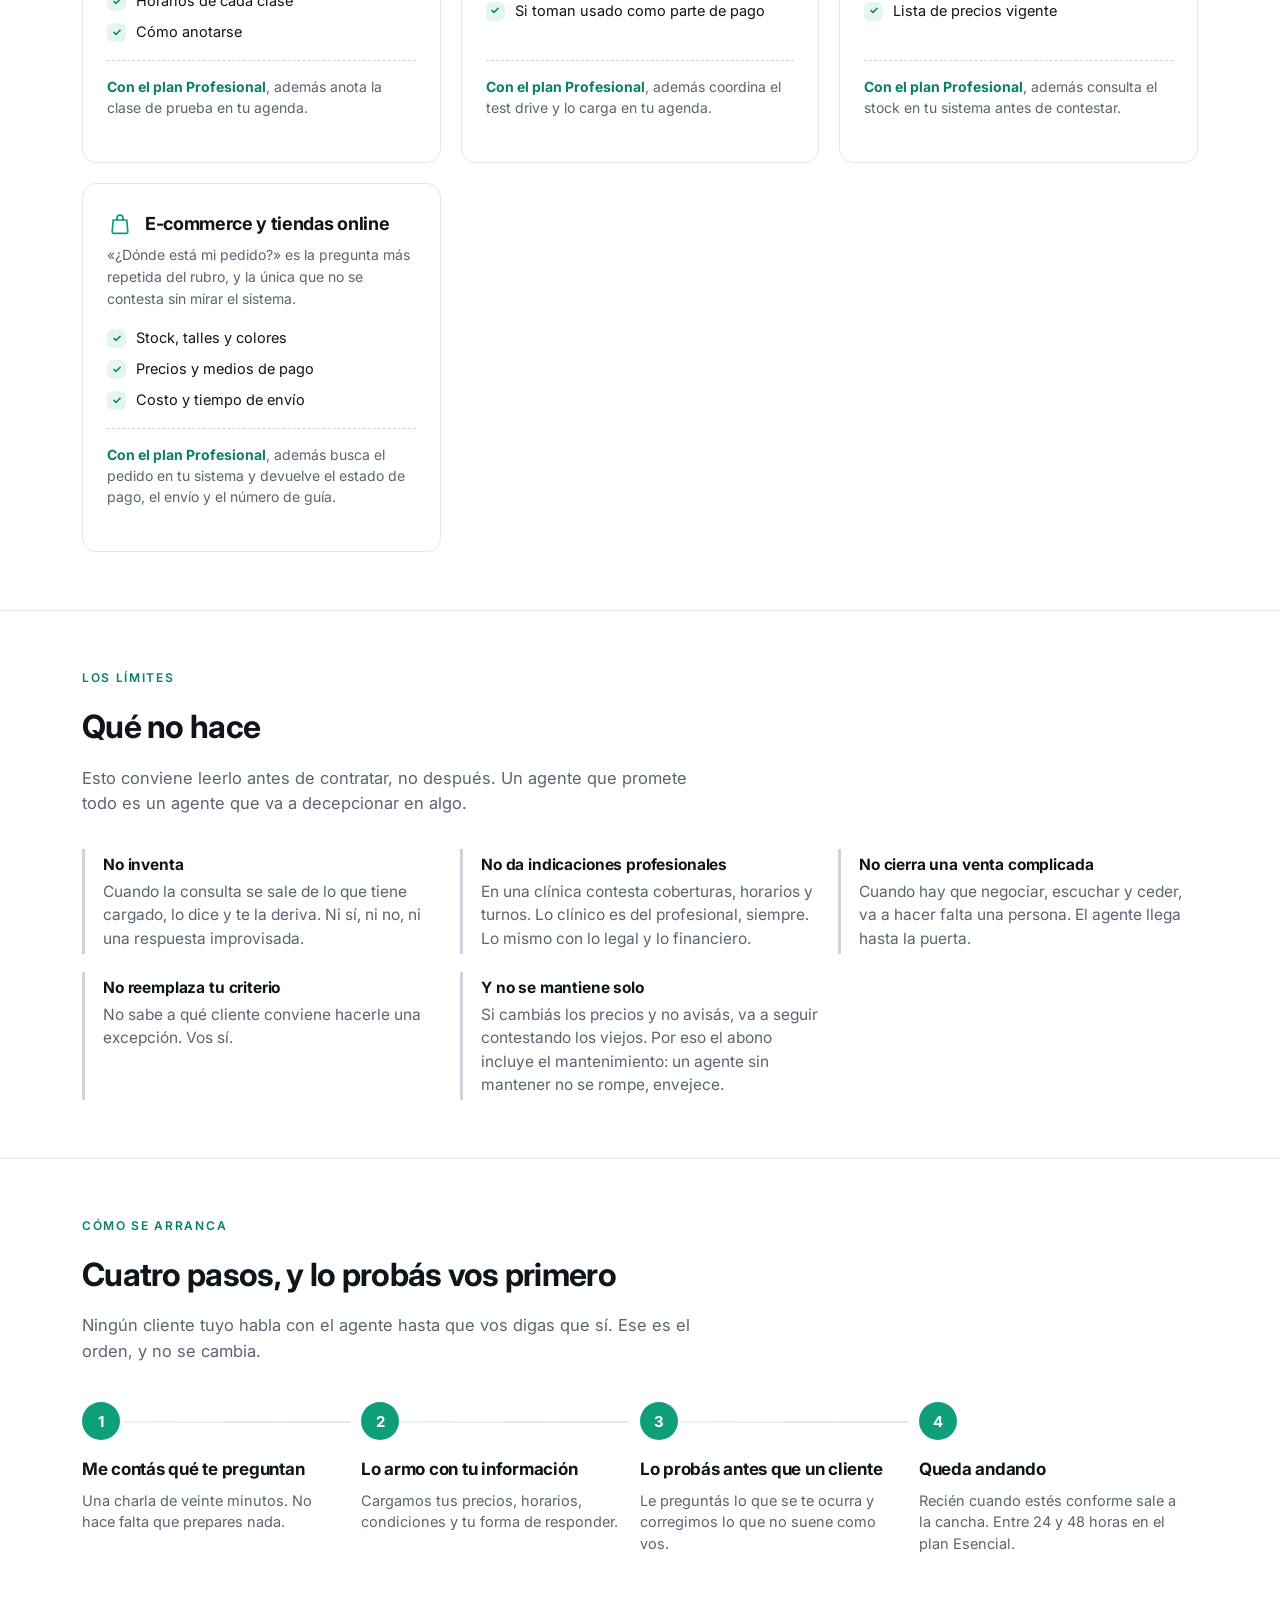
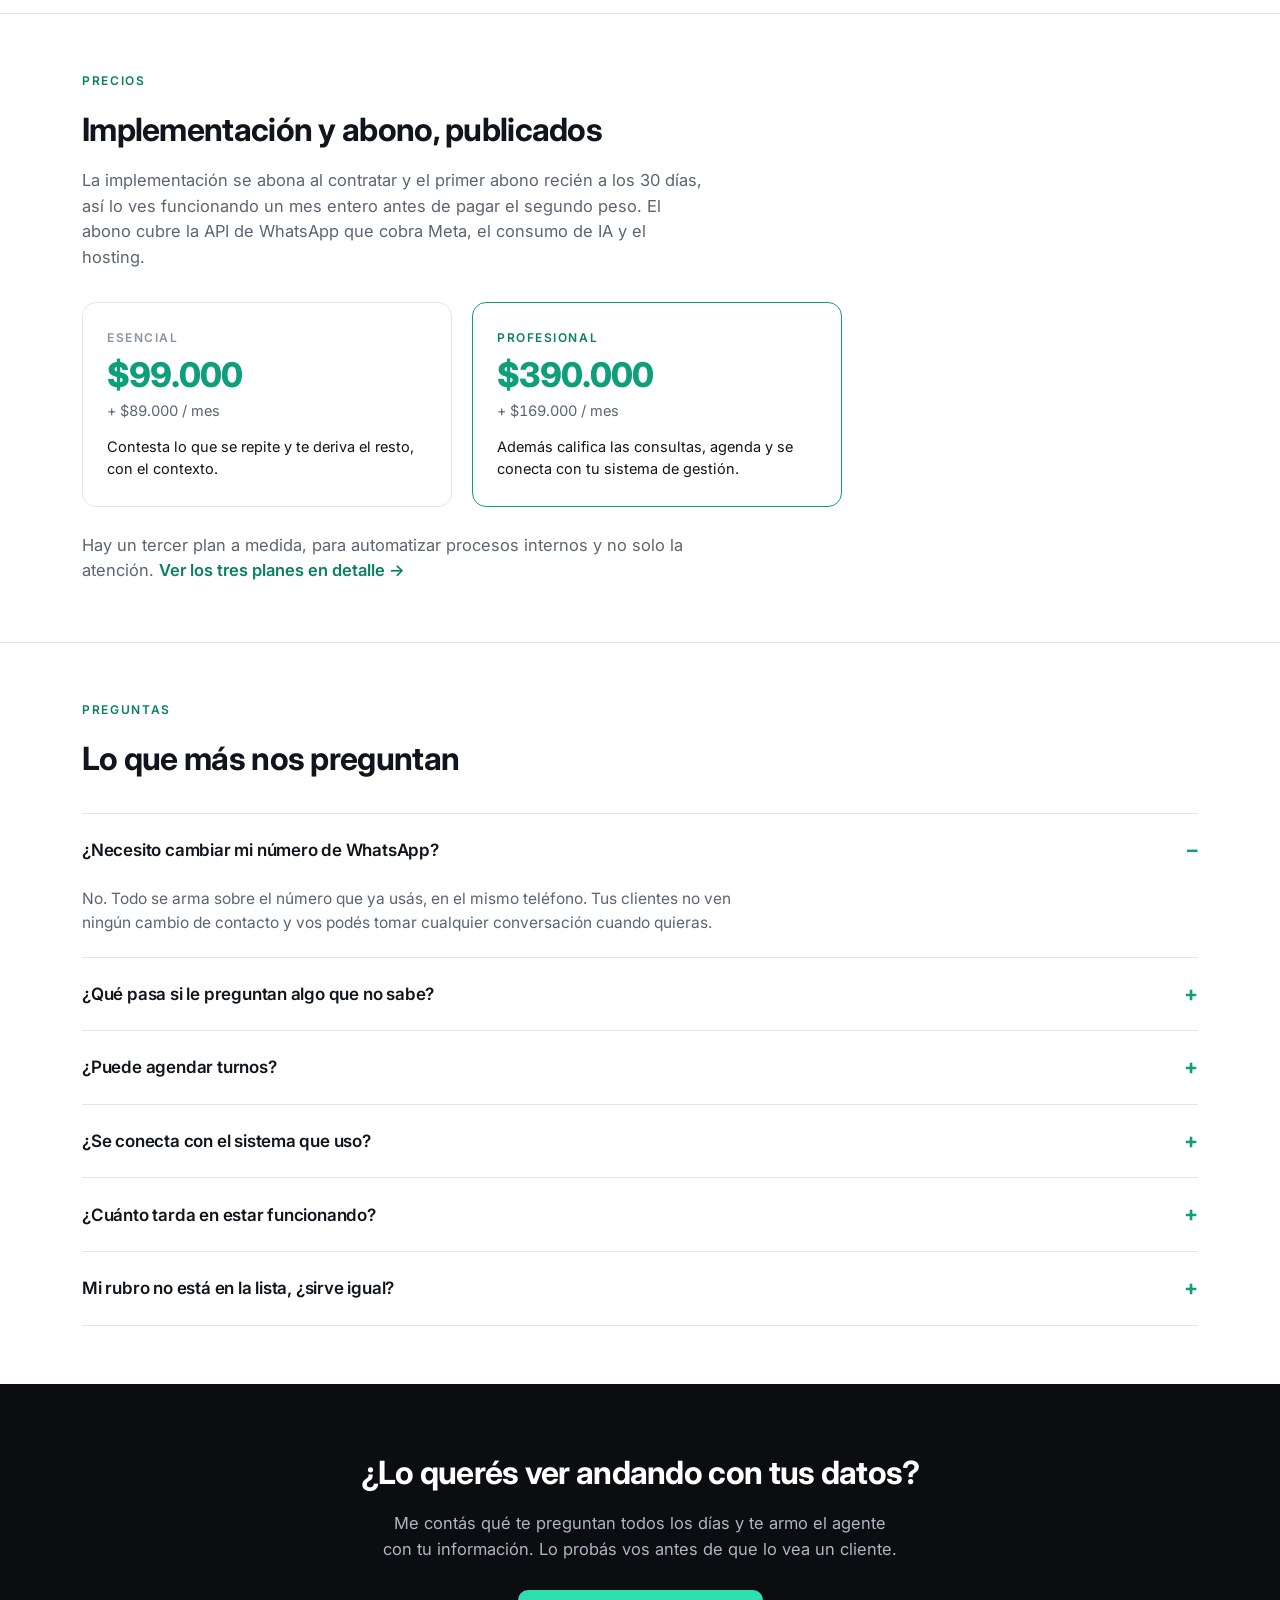
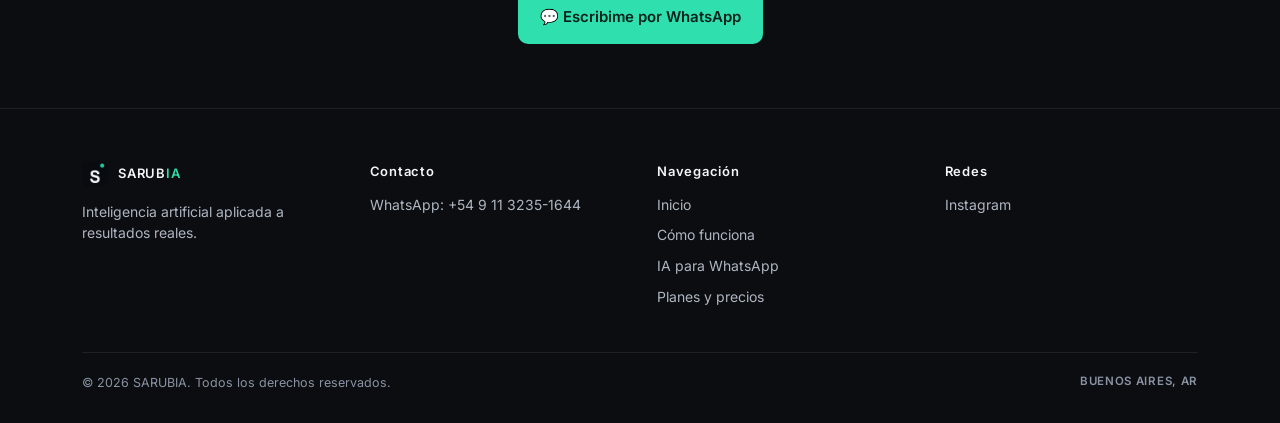
<file: como-funciona/index.html>
<!DOCTYPE html>
<html lang="es">
<head>
<!-- Google Tag Manager -->
<script>(function(w,d,s,l,i){w[l]=w[l]||[];w[l].push({'gtm.start':
new Date().getTime(),event:'gtm.js'});var f=d.getElementsByTagName(s)[0],
j=d.createElement(s),dl=l!='dataLayer'?'&l='+l:'';j.async=true;j.src=
'https://www.googletagmanager.com/gtm.js?id='+i+dl;f.parentNode.insertBefore(j,f);
})(window,document,'script','dataLayer','GTM-PLNK82BD');</script>
<!-- End Google Tag Manager -->
<meta charset="UTF-8">
<meta name="viewport" content="width=device-width, initial-scale=1.0">
<title>Cómo funciona un agente de IA en WhatsApp | SARUBIA</title>
<meta name="description" content="Qué hace, qué no hace, cómo se conecta por API con tu sistema de gestión o tu agenda, y cómo se implementa un agente de IA en el WhatsApp de tu negocio. Con el detalle por rubro.">
<link rel="canonical" href="https://sarubi-ia.com/como-funciona/">

<meta property="og:type" content="article">
<meta property="og:site_name" content="SARUBIA">
<meta property="og:locale" content="es_AR">
<meta property="og:url" content="https://sarubi-ia.com/como-funciona/">
<meta property="og:title" content="Cómo funciona un agente de IA en WhatsApp | SARUBIA">
<meta property="og:description" content="Qué hace, qué no hace, cómo se conecta con tu sistema por API y cómo se implementa. Con el detalle por rubro.">
<meta property="og:image" content="https://sarubi-ia.com/imagenes/og.jpg">
<meta property="og:image:width" content="1200">
<meta property="og:image:height" content="630">
<meta property="og:image:alt" content="SARUBIA — Cómo funciona un agente de IA en WhatsApp">
<meta name="twitter:card" content="summary_large_image">
<meta name="twitter:title" content="Cómo funciona un agente de IA en WhatsApp | SARUBIA">
<meta name="twitter:description" content="Qué hace, qué no hace y cómo se implementa, con el detalle por rubro.">
<meta name="twitter:image" content="https://sarubi-ia.com/imagenes/og.jpg">

<link rel="icon" type="image/png" href="../imagenes/logo.png">
<link rel="preconnect" href="https://fonts.googleapis.com">
<link rel="preconnect" href="https://fonts.gstatic.com" crossorigin>
<link href="https://fonts.googleapis.com/css2?family=Inter:wght@400;500;600;700;800&display=swap" rel="stylesheet">
<style>
  :root{
    --bg:#FFFFFF; --bg-soft:#F4F6F9;
    --ink:#0B0D10; --text:#10141C;
    --muted:#5B6472; --muted-2:#8A93A3;
    --line:#E3E7ED; --line-strong:#CDD3DD;
    --accent:#0E9E7A; --accent-dark:#0B7F62; --accent-soft:#E3F6EF;
    --accent-on-dark:#2FE0AE;
    --radius:10px;
  }
  *{box-sizing:border-box; margin:0; padding:0;}
  html{scroll-behavior:smooth;}
  body{
    background:var(--bg); color:var(--text);
    font-family:'Inter', system-ui, -apple-system, sans-serif;
    line-height:1.55; overflow-x:hidden; -webkit-font-smoothing:antialiased;
  }
  a{color:inherit; text-decoration:none;}
  img{max-width:100%; display:block;}
  .mono{font-family:'Inter',sans-serif; letter-spacing:.06em; font-weight:600; font-size:.92em;}
  .wrap{max-width:1180px; margin:0 auto; padding:0 32px;}
  :focus-visible{outline:2px solid var(--accent); outline-offset:3px;}
  @media(prefers-reduced-motion:reduce){*{transition-duration:.01ms !important;}}

  /* ---------- header ---------- */
  header{
    position:sticky; top:0; z-index:50;
    background:rgba(11,13,16,.92); backdrop-filter:blur(10px);
    border-bottom:1px solid rgba(255,255,255,.08);
  }
  .header-inner{
    max-width:1180px; margin:0 auto; padding:14px 32px;
    display:flex; align-items:center; justify-content:space-between; gap:20px;
  }
  .logo{display:flex; align-items:center; gap:10px;}
  .logo-mark{width:28px; height:28px; border-radius:7px; object-fit:cover; flex-shrink:0;}
  .logo-text{font-size:16px; font-weight:600; color:#F2F4F7;}
  .logo-text span{color:var(--accent-on-dark);}
  header nav{display:flex; align-items:center; gap:26px;}
  header nav a{font-size:14px; color:#C7CDD6;}
  header nav a:hover{color:#fff;}
  .nav-cta{background:var(--accent); color:#06231A !important; font-weight:600; padding:9px 18px; border-radius:8px;}
  @media(max-width:760px){
    header nav{gap:16px;}
    header nav a:not(.nav-cta){display:none;}
  }

  /* ---------- migas ---------- */
  .migas{border-bottom:1px solid var(--line); background:var(--bg-soft);}
  .migas ol{
    max-width:1180px; margin:0 auto; padding:13px 32px;
    list-style:none; display:flex; flex-wrap:wrap; align-items:center; gap:9px;
    font-size:13px; color:var(--muted);
  }
  .migas li{display:flex; align-items:center; gap:9px;}
  .migas a:hover{color:var(--accent-dark);}
  .migas li[aria-current]{color:var(--text); font-weight:600;}
  .migas .sep{color:var(--line-strong);}

  /* ---------- intro ---------- */
  .intro{padding:66px 0 46px; text-align:center;}
  .eyebrow{
    display:inline-block; font-size:12px; font-weight:600; letter-spacing:.14em;
    text-transform:uppercase; color:var(--accent-dark);
    background:var(--accent-soft); padding:7px 13px; border-radius:999px; margin-bottom:20px;
  }
  h1{
    font-size:clamp(32px,4.8vw,48px); font-weight:800; letter-spacing:-.028em;
    line-height:1.08; text-wrap:balance; margin-bottom:16px;
  }
  .intro p{color:var(--muted); font-size:18px; max-width:58ch; margin:0 auto;}

  /* ---------- planes ---------- */
  .planes{
    display:grid; grid-template-columns:repeat(3,1fr); gap:22px;
    align-items:start; padding-bottom:18px;
  }
  .plan{
    border:1px solid var(--line); border-radius:14px; padding:32px 28px;
    display:flex; flex-direction:column; height:100%; background:var(--bg);
  }
  .plan.destacado{
    border:1px solid var(--accent); box-shadow:0 12px 34px rgba(14,158,122,.12);
    position:relative; padding-top:38px;
  }
  .cinta{
    position:absolute; top:-13px; left:50%; transform:translateX(-50%);
    background:var(--accent); color:#fff; font-size:11.5px; font-weight:700;
    letter-spacing:.1em; text-transform:uppercase; padding:6px 15px; border-radius:999px;
    white-space:nowrap;
  }
  .plan-nombre{font-size:20px; font-weight:700; letter-spacing:-.018em;}
  .plan-para{font-size:14px; color:var(--muted); margin:7px 0 22px; min-height:42px;}
  .plan-precio{
    font-size:40px; font-weight:800; letter-spacing:-.032em; line-height:1;
    color:var(--accent); font-variant-numeric:tabular-nums;
  }
  .plan-precio.consultar{font-size:32px;}
  .plan-nota{font-size:12.5px; letter-spacing:.08em; text-transform:uppercase; color:var(--muted-2); margin-top:9px;}
  .plan-usd{font-size:14px; font-weight:600; color:var(--muted-2); margin-top:6px; font-variant-numeric:tabular-nums;}
  .plan-abono{
    margin-top:18px; padding-top:16px; border-top:1px dashed var(--line-strong);
    font-size:15px; color:var(--text);
  }
  .plan-abono b{font-size:22px; font-weight:800; letter-spacing:-.02em; color:var(--text); font-variant-numeric:tabular-nums;}
  .plan-abono .usd{display:block; font-size:13px; color:var(--muted-2); font-weight:600; margin-top:3px;}
  .plan-abono .tope{display:block; font-size:12.5px; color:var(--muted); margin-top:7px; line-height:1.45;}
  .plan-abono .primer{
    display:block; font-size:12.5px; font-weight:600; color:var(--accent-dark);
    margin-top:9px; line-height:1.4;
  }
  .plan-abono .primer::before{content:"\2714"; margin-right:6px; font-weight:700;}
  .plan ul{list-style:none; margin:26px 0; display:flex; flex-direction:column; gap:12px; flex:1;}
  .plan li{display:flex; gap:11px; font-size:14.5px; align-items:flex-start; line-height:1.45;}
  .plan li::before{
    content:"✓"; flex-shrink:0; width:20px; height:20px; border-radius:6px; margin-top:2px;
    background:var(--accent-soft); color:var(--accent-dark);
    display:flex; align-items:center; justify-content:center; font-size:12px; font-weight:700;
  }
  .plan li.hereda{color:var(--muted); font-weight:600;}
  .plan li.hereda::before{content:"+"; background:var(--bg-soft); color:var(--muted);}
  .btn{
    display:inline-flex; align-items:center; justify-content:center; gap:9px; width:100%;
    padding:15px 22px; border-radius:var(--radius); font-size:15px; font-weight:600;
  }
  .btn-p{background:var(--accent); color:#fff;}
  .btn-p:hover{background:var(--accent-dark);}
  .btn-s{border:1px solid var(--line-strong); color:var(--text);}
  .btn-s:hover{border-color:var(--accent); color:var(--accent-dark);}

  .aclaracion{
    text-align:center; font-size:13.5px; color:var(--muted); padding:8px 0 60px;
  }
  .aclaracion span{margin:0 12px; white-space:nowrap;}
  .aclaracion span::before{content:"✔"; color:var(--accent); margin-right:6px; font-weight:700;}
  .cambio{text-align:center; font-size:12.5px; color:var(--muted-2); padding-bottom:56px; max-width:52ch; margin:0 auto; line-height:1.5;}

  /* ---------- comparación ---------- */
  .seccion{padding:58px 0; border-top:1px solid var(--line);}
  .rotulo{font-size:12px; font-weight:600; letter-spacing:.14em; text-transform:uppercase; color:var(--accent-dark); margin-bottom:14px;}
  h2{font-size:clamp(24px,3.4vw,32px); font-weight:700; letter-spacing:-.022em; margin-bottom:14px; text-wrap:balance;}
  .seccion > .wrap > p{color:var(--muted); max-width:62ch; font-size:16.5px;}

  .tabla-caja{overflow-x:auto; margin-top:32px; border:1px solid var(--line); border-radius:12px;}
  table{border-collapse:collapse; width:100%; min-width:620px; font-size:14.5px;}
  th, td{padding:15px 18px; text-align:left; border-bottom:1px solid var(--line);}
  thead th{
    background:var(--bg-soft); font-size:12px; letter-spacing:.08em; text-transform:uppercase;
    color:var(--muted); font-weight:700;
  }
  thead th:not(:first-child), td:not(:first-child){text-align:center; width:17%;}
  tbody tr:last-child td{border-bottom:none;}
  td:first-child{font-weight:500;}
  .si{color:var(--accent-dark); font-weight:700;}
  .no{color:var(--line-strong); font-weight:700;}

  .faq{margin-top:30px; border-top:1px solid var(--line);}
  .faq details{border-bottom:1px solid var(--line);}
  .faq summary{
    padding:20px 0; font-size:17px; font-weight:600; cursor:pointer;
    display:flex; justify-content:space-between; align-items:center; gap:20px; letter-spacing:-.012em;
  }
  .faq summary::-webkit-details-marker{display:none;}
  .faq summary::after{content:"+"; color:var(--accent); font-weight:700; font-size:21px; flex-shrink:0;}
  .faq details[open] summary::after{content:"–";}
  .faq p{padding:0 0 22px; color:var(--muted); max-width:66ch; font-size:15.5px;}

  .cierre{background:var(--ink); color:#F2F4F7; padding:64px 0; text-align:center;}
  .cierre h2{color:#fff; margin-bottom:14px;}
  .cierre p{color:#AEB6C2; max-width:52ch; margin:0 auto 28px; font-size:16.5px;}
  .cierre .btn{width:auto; background:var(--accent-on-dark); color:#05231B;}

  /* ---------- pie ---------- */
  footer{background:var(--ink); color:#AEB6C2; padding:52px 0 30px; border-top:1px solid rgba(255,255,255,.08);}
  .footer-grid{display:grid; grid-template-columns:repeat(auto-fit,minmax(190px,1fr)); gap:34px; margin-bottom:36px;}
  .footer-col h4{color:#F2F4F7; font-size:13px; margin-bottom:13px;}
  .footer-col a, .footer-col p{display:block; color:#AEB6C2; font-size:14px; margin-bottom:9px;}
  .footer-col a:hover{color:var(--accent-on-dark);}
  .footer-bottom{
    border-top:1px solid rgba(255,255,255,.08); padding-top:20px;
    display:flex; flex-wrap:wrap; gap:12px; justify-content:space-between;
    font-size:12.5px; color:var(--muted-2);
  }

  @media(max-width:960px){
    .planes{grid-template-columns:1fr; gap:18px; max-width:520px; margin:0 auto;}
    .plan.destacado{margin-top:14px;}
    .plan-para{min-height:0;}
    .aclaracion span{display:block; margin:7px 0;}
  }
  @media(max-width:560px){
    .wrap, .header-inner, .migas ol{padding-left:20px; padding-right:20px;}
  }

  /* ---------- el recorrido de un mensaje ---------- */
  .flujo{list-style:none; display:grid; grid-template-columns:repeat(4,1fr); gap:0; margin-top:38px;}
  .flujo li{position:relative; padding:0 22px 0 0;}
  .flujo li:not(:last-child)::after{
    content:""; position:absolute; top:19px; right:11px; width:calc(100% - 52px); height:2px;
    background:linear-gradient(90deg,var(--accent-soft),var(--line));
  }
  .paso-n{
    width:38px; height:38px; border-radius:50%; background:var(--accent); color:#fff;
    display:flex; align-items:center; justify-content:center;
    font-size:15px; font-weight:700; margin-bottom:16px; position:relative; z-index:2;
  }
  .flujo h3{font-size:17px; font-weight:700; letter-spacing:-.015em; margin-bottom:7px;}
  .flujo p{font-size:14.5px; color:var(--muted); line-height:1.5;}
  @media(max-width:860px){
    .flujo{grid-template-columns:1fr; gap:26px;}
    .flujo li{padding:0 0 0 54px;}
    .flujo li::after{display:none !important;}
    .paso-n{position:absolute; left:0; top:0; margin:0;}
  }

  /* ---------- los rubros ---------- */
  .rubros{display:grid; grid-template-columns:repeat(auto-fit,minmax(310px,1fr)); gap:20px; margin-top:34px;}
  .rubro{
    border:1px solid var(--line); border-radius:14px; padding:26px 24px;
    display:flex; flex-direction:column; scroll-margin-top:90px;
  }
  .rubro:target{border-color:var(--accent); box-shadow:0 12px 34px rgba(14,158,122,.12);}
  .rubro-cab{display:flex; align-items:center; gap:12px; margin-bottom:6px;}
  .rubro-icono{width:26px; height:26px; color:var(--accent); flex-shrink:0;}
  .rubro h3{font-size:18px; font-weight:700; letter-spacing:-.018em;}
  .rubro > p{font-size:14px; color:var(--muted); margin-bottom:18px;}
  .rubro ul{list-style:none; display:flex; flex-direction:column; gap:10px; flex:1;}
  .rubro li{display:flex; gap:10px; font-size:14.5px; align-items:flex-start; line-height:1.45;}
  .rubro li::before{
    content:"✓"; flex-shrink:0; width:19px; height:19px; border-radius:6px; margin-top:2px;
    background:var(--accent-soft); color:var(--accent-dark);
    display:flex; align-items:center; justify-content:center; font-size:11px; font-weight:700;
  }
  .rubro-pro{
    margin-top:18px; padding-top:15px; border-top:1px dashed var(--line-strong);
    font-size:14px; color:var(--text); line-height:1.5;
  }
  .rubro-pro b{color:var(--accent-dark);}

  /* ---------- el menú de ejemplo y los sistemas ---------- */
  .integra{display:grid; grid-template-columns:minmax(0,1fr) minmax(0,1fr); gap:34px; margin-top:34px; align-items:start;}
  @media(max-width:860px){.integra{grid-template-columns:1fr; gap:28px;}}
  .md-titulo{font-size:12px; font-weight:600; letter-spacing:.13em; text-transform:uppercase; color:var(--muted-2); margin-bottom:14px;}
  .menu-demo{list-style:none; display:flex; flex-direction:column; gap:2px;}
  .menu-demo li{display:flex; gap:14px; align-items:flex-start; padding:15px 0; border-top:1px solid var(--line);}
  .menu-demo li:first-child{border-top:none; padding-top:0;}
  .md-letra{
    flex-shrink:0; width:28px; height:28px; border-radius:8px; margin-top:1px;
    background:var(--accent-soft); color:var(--accent-dark);
    display:flex; align-items:center; justify-content:center; font-size:14px; font-weight:700;
  }
  .menu-demo b{display:block; font-size:15.5px; font-weight:700; letter-spacing:-.012em;}
  .menu-demo span:not(.md-letra){display:block; font-size:14.5px; color:var(--muted); line-height:1.5; margin-top:3px;}
  .sistemas{list-style:none; display:flex; flex-direction:column; gap:2px;}
  .sistemas li{padding:15px 0; border-top:1px solid var(--line);}
  .sistemas li:first-child{border-top:none; padding-top:0;}
  .sistemas b{display:block; font-size:15.5px; font-weight:700; letter-spacing:-.012em; margin-bottom:3px;}
  .sistemas span{display:block; font-size:14.5px; color:var(--muted); line-height:1.5;}
  .nota-api{
    margin-top:26px; padding:18px 20px; border-left:3px solid var(--accent);
    background:var(--bg-soft); border-radius:0 10px 10px 0;
    font-size:15px; color:var(--text); line-height:1.55; max-width:70ch;
  }

  /* ---------- lo que no hace ---------- */
  .limites{list-style:none; display:grid; grid-template-columns:repeat(auto-fit,minmax(290px,1fr)); gap:18px; margin-top:32px;}
  .limites li{
    border-left:3px solid var(--line-strong); padding:4px 0 4px 18px;
    font-size:15.5px; line-height:1.5;
  }
  .limites b{display:block; margin-bottom:4px; font-weight:700; letter-spacing:-.01em;}
  .limites span{color:var(--muted);}

  /* ---------- precios en chico ---------- */
  .precios-mini{display:grid; grid-template-columns:1fr 1fr; gap:20px; margin-top:32px; max-width:760px;}
  .pm{border:1px solid var(--line); border-radius:14px; padding:26px 24px;}
  .pm.destacado{border-color:var(--accent);}
  .pm-n{font-size:12px; font-weight:600; letter-spacing:.13em; text-transform:uppercase; color:var(--muted-2); margin-bottom:10px;}
  .pm.destacado .pm-n{color:var(--accent-dark);}
  .pm-p{font-size:34px; font-weight:800; letter-spacing:-.03em; line-height:1; color:var(--accent); font-variant-numeric:tabular-nums;}
  .pm-a{font-size:14.5px; color:var(--muted); margin-top:8px; font-variant-numeric:tabular-nums;}
  .pm-l{font-size:14.5px; color:var(--text); margin-top:14px; line-height:1.5;}
  .pm-mas{margin-top:26px; font-size:14px; color:var(--muted);}
  @media(max-width:620px){.precios-mini{grid-template-columns:1fr;}}
</style>

<script type="application/ld+json">
{
  "@context": "https://schema.org",
  "@graph": [
    {
      "@type": "BreadcrumbList",
      "itemListElement": [
        { "@type": "ListItem", "position": 1, "name": "Inicio", "item": "https://sarubi-ia.com/" },
        { "@type": "ListItem", "position": 2, "name": "Cómo funciona" }
      ]
    },
    {
      "@type": "HowTo",
      "name": "Cómo se implementa un agente de IA en WhatsApp",
      "description": "Los cuatro pasos para tener un agente de inteligencia artificial contestando el WhatsApp de tu negocio.",
      "totalTime": "P2D",
      "step": [
        {"@type": "HowToStep", "position": 1, "name": "Me contás qué te preguntan", "text": "Una charla de veinte minutos. No hace falta que prepares nada."},
        {"@type": "HowToStep", "position": 2, "name": "Lo armo con tu información", "text": "Cargamos tus precios, horarios, condiciones y tu forma de responder."},
        {"@type": "HowToStep", "position": 3, "name": "Lo probás antes que un cliente", "text": "Le preguntás lo que se te ocurra y corregimos lo que no suene como vos."},
        {"@type": "HowToStep", "position": 4, "name": "Queda andando", "text": "Recién cuando estés conforme sale a la cancha. Entre 24 y 48 horas en el plan Esencial."}
      ]
    },
    {
      "@type": "FAQPage",
      "mainEntity": [
        {"@type": "Question", "name": "¿Necesito cambiar mi número de WhatsApp?", "acceptedAnswer": {"@type": "Answer", "text": "No. Todo se arma sobre el número que ya usás, en el mismo teléfono. Tus clientes no ven ningún cambio de contacto y vos podés tomar cualquier conversación cuando quieras."}},
        {"@type": "Question", "name": "¿Qué pasa si le preguntan algo que no sabe?", "acceptedAnswer": {"@type": "Answer", "text": "Lo dice y te la pasa. Un agente bien configurado no adivina: cuando la consulta se sale de lo que tiene cargado, avisa que lo contesta una persona y te deriva la conversación con el contexto. Después, lo que contestás vos se puede cargar para que la próxima vez ya lo sepa."}},
        {"@type": "Question", "name": "¿Puede agendar turnos?", "acceptedAnswer": {"@type": "Answer", "text": "Desde el plan Profesional, sí: toma el turno, la visita o la reserva y la deja cargada en tu calendario o en tu sistema de gestión. En el plan Esencial contesta la consulta y te pasa el pedido con el contexto, pero la carga la hacés vos."}},
        {"@type": "Question", "name": "¿Se conecta con el sistema que uso?", "acceptedAnswer": {"@type": "Answer", "text": "Si tu sistema tiene API, sí: el agente le consulta en el momento y contesta con el dato real, no con una copia desactualizada. Sirve para agendas, gestión, tiendas online y CRM. Si el sistema no expone API, en el diagnóstico miramos qué otro camino hay — a veces se resuelve con una planilla sincronizada y a veces no se puede, y en ese caso te lo decimos antes de cobrarte nada."}},
        {"@type": "Question", "name": "¿Cuánto tarda en estar funcionando?", "acceptedAnswer": {"@type": "Answer", "text": "Entre 24 y 48 horas en el plan Esencial, desde que tenemos la información de tu negocio. El plan Profesional lleva entre 5 y 7 días, porque incluye varios flujos y la conexión con tu sistema."}},
        {"@type": "Question", "name": "Mi rubro no está en la lista, ¿sirve igual?", "acceptedAnswer": {"@type": "Answer", "text": "Casi siempre. El criterio no es el rubro sino si hay preguntas que se repiten: si contestás lo mismo veinte veces por semana, hay algo para automatizar. Los siete de arriba son los que más vemos, no los únicos. Escribinos y lo miramos sin cargo."}}
      ]
    }
  ]
}
</script>
</head>
<body id="top">
<!-- Google Tag Manager (noscript) -->
<noscript><iframe src="https://www.googletagmanager.com/ns.html?id=GTM-PLNK82BD"
height="0" width="0" style="display:none;visibility:hidden"></iframe></noscript>

<header>
  <div class="header-inner">
    <a href="/" class="logo">
      <img class="logo-mark" src="../imagenes/logo.png" width="28" height="28" alt="Logo SARUBIA">
      <span class="logo-text">SARUB<span>IA</span></span>
    </a>
    <nav>
      <a href="/como-funciona/">Cómo funciona</a>
      <a href="/#servicios">Servicios</a>
      <a href="/planes/">Planes</a>
      <a href="https://wa.me/5491132351644" target="_blank" rel="noopener" class="nav-cta">Hablemos</a>
    </nav>
  </div>
</header>

<nav class="migas" aria-label="Migas de pan">
  <ol>
    <li><a href="/">Inicio</a></li>
    <li><span class="sep">/</span><span aria-current="page">Cómo funciona</span></li>
  </ol>
</nav>

<section class="intro">
  <div class="wrap">
    <span class="eyebrow">Cómo funciona</span>
    <h1>Un agente de IA contestando el WhatsApp de tu negocio</h1>
    <p>Qué hace, qué no hace y cómo se pone en marcha. Con el detalle de qué cambia según el rubro, porque a una clínica no le preguntan lo mismo que a una distribuidora.</p>
  </div>
</section>

<section class="seccion" style="border-top:none; padding-top:0;">
  <div class="wrap">
    <div class="rotulo">Qué es</div>
    <h2>Atención que entiende, y que además consulta</h2>
    <p>Un agente de IA en tu WhatsApp hace dos cosas que un contestador automático no puede. La primera es entender: escriba lo que escriba la persona, con las vueltas que le dé, identifica qué está preguntando. La segunda es buscar el dato donde está — en la información que cargamos, o directamente en tu sistema de gestión, tu agenda o tu tienda online.</p>
    <p style="margin-top:16px;">Cuando conviene ordenar la atención, armamos un menú de opciones, porque en muchos negocios eso acorta la conversación en vez de alargarla. La diferencia es que cada opción lleva a una respuesta real, y que el que escribe suelto en lugar de elegir igual recibe respuesta.</p>
    <p style="margin-top:16px;">Todo sobre el número de WhatsApp que ya usás. No hay una aplicación nueva que aprender ni un número que avisarle a tus clientes: el mismo teléfono, la misma conversación, pero con alguien del otro lado a las once de la noche.</p>
  </div>
</section>

<section class="seccion">
  <div class="wrap">
    <div class="rotulo">Por dentro</div>
    <h2>El recorrido de un mensaje</h2>
    <p>Cuatro cosas pasan entre que alguien te escribe y que vos te enterás. Las dos del medio son las que hace el agente; la última es la que hace que puedas dejarlo solo.</p>
    <ol class="flujo"><li><div class="paso-n">1</div><h3>Llega el mensaje</h3><p>A tu número de WhatsApp de siempre, en tu mismo teléfono. Tus clientes no notan ningún cambio.</p></li><li><div class="paso-n">2</div><h3>Entiende qué necesita</h3><p>Elija una opción del menú o escriba suelto, el agente identifica de qué se trata la consulta.</p></li><li><div class="paso-n">3</div><h3>Busca la respuesta</h3><p>En la información que cargamos, o directamente en tu sistema si está conectado: stock, agenda, el estado de un pedido.</p></li><li><div class="paso-n">4</div><h3>Contesta, o te lo pasa</h3><p>Si la consulta se sale de lo que tiene, lo dice y te la deriva con todo el contexto: quién preguntó, qué preguntó y qué se le contestó antes.</p></li></ol>
  </div>
</section>

<section class="seccion" id="integraciones">
  <div class="wrap">
    <div class="rotulo">Integraciones</div>
    <h2>Se conecta con tus sistemas por API</h2>
    <p>Acá está la diferencia entre un agente que recita lo que le cargaron y uno que consulta. Si tu sistema expone una API, el agente le pregunta en el momento y contesta con el dato real: el stock de hoy, el turno que quedó libre hace diez minutos, el pedido que salió esta mañana.</p>
    <div class="integra">
      <div>
        <div class="md-titulo">Un menú, con cada opción conectada</div>
        <ul class="menu-demo"><li><span class="md-letra">A</span><div><b>Productos y precios</b><span>Contesta con tu catálogo y tu lista de precios vigente.</span></div></li><li><span class="md-letra">B</span><div><b>Mi pedido</b><span>Pide el mail o el número de pedido, lo busca en tu sistema y devuelve el estado de pago, el envío y el número de guía.</span></div></li><li><span class="md-letra">C</span><div><b>Envíos</b><span>Zonas, costos y tiempos de entrega.</span></div></li><li><span class="md-letra">D</span><div><b>Hablar con una persona</b><span>Te pasa la conversación con todo lo que se dijo hasta ahí.</span></div></li></ul>
      </div>
      <div>
        <div class="md-titulo">Con qué se conecta</div>
        <ul class="sistemas"><li><b>Tu agenda</b><span>Google Calendar, el sistema de turnos que ya usás o el de la clínica.</span></li><li><b>Tu gestión o ERP</b><span>Para consultar stock, precios vigentes y el estado de un pedido.</span></li><li><b>Tu tienda online</b><span>Tiendanube, Shopify, WooCommerce y las que exponen API.</span></li><li><b>Tu CRM o tu planilla</b><span>Para dejar cargado quién preguntó qué, sin que anotes nada.</span></li></ul>
      </div>
    </div>
    <p class="nota-api"><b>Lo honesto:</b> esto depende de que tu sistema tenga API y la deje usar. La mayoría de los sistemas de gestión, agendas y tiendas online la tienen. Si el tuyo no, en el diagnóstico miramos qué otro camino hay — a veces se resuelve con una planilla sincronizada y a veces no se puede. En ese caso te lo decimos antes de cobrarte nada.</p>
  </div>
</section>

<section class="seccion">
  <div class="wrap">
    <div class="rotulo">Tu rubro</div>
    <h2>Qué contesta en cada negocio</h2>
    <p>El agente es el mismo; lo que cambia es qué tiene cargado y con qué se conecta. Estos son los siete rubros donde más lo implementamos, con lo que contesta en cada uno y qué se suma en el plan Profesional.</p>
    <div class="rubros"><article class="rubro" id="clinicas"><div class="rubro-cab"><svg class="rubro-icono" viewBox="0 0 24 24" fill="none" stroke="currentColor" stroke-width="1.6" stroke-linecap="round" stroke-linejoin="round" aria-hidden="true"><rect x="3.5" y="3.5" width="17" height="17" rx="4"/><path d="M12 8v8"/><path d="M8 12h8"/></svg><h3>Clínicas y consultorios</h3></div><p>La consulta administrativa llega a cualquier hora y casi nunca necesita a un profesional.</p><ul><li>Qué obras sociales atendés</li><li>Si hay turno y para cuándo</li><li>Aranceles, horarios y dirección</li></ul><p class="rubro-pro"><b>Con el plan Profesional</b>, además agenda el turno directamente en tu sistema, sin que nadie lo pase a mano.</p></article><article class="rubro" id="inmobiliarias"><div class="rubro-cab"><svg class="rubro-icono" viewBox="0 0 24 24" fill="none" stroke="currentColor" stroke-width="1.6" stroke-linecap="round" stroke-linejoin="round" aria-hidden="true"><path d="M3.5 10.5 12 3.5l8.5 7"/><path d="M5.5 12.2V20h13v-7.8"/><path d="M10 20v-5h4v5"/></svg><h3>Inmobiliarias</h3></div><p>El que pregunta por una propiedad pregunta siempre lo mismo, y si no le contestás sigue mirando avisos.</p><ul><li>Si la propiedad sigue disponible</li><li>Expensas, garantía y requisitos</li><li>Zona, ambientes y superficie</li></ul><p class="rubro-pro"><b>Con el plan Profesional</b>, además coordina la visita y la deja cargada en tu agenda.</p></article><article class="rubro" id="estetica"><div class="rubro-cab"><svg class="rubro-icono" viewBox="0 0 24 24" fill="none" stroke="currentColor" stroke-width="1.6" stroke-linecap="round" stroke-linejoin="round" aria-hidden="true"><path d="M12 3.2 13.9 9 19.8 10.9 13.9 12.8 12 18.6 10.1 12.8 4.2 10.9 10.1 9z"/><path d="M18.6 16.2 19.4 18.4 21.6 19.2 19.4 20 18.6 22.2 17.8 20 15.6 19.2 17.8 18.4z"/></svg><h3>Estética y odontología</h3></div><p>El precio de un tratamiento se pregunta de noche, y el que no recibe respuesta se enfría.</p><ul><li>Precio de cada tratamiento</li><li>Planes de pago y cuotas</li><li>Turnos disponibles</li></ul><p class="rubro-pro"><b>Con el plan Profesional</b>, además reserva el turno y lo recuerda el día antes.</p></article><article class="rubro" id="gimnasios"><div class="rubro-cab"><svg class="rubro-icono" viewBox="0 0 24 24" fill="none" stroke="currentColor" stroke-width="1.6" stroke-linecap="round" stroke-linejoin="round" aria-hidden="true"><path d="M4.2 9.6v4.8"/><path d="M7 7.4v9.2"/><path d="M17 7.4v9.2"/><path d="M19.8 9.6v4.8"/><path d="M7 12h10"/></svg><h3>Gimnasios y estudios</h3></div><p>Cada socio que entra vale doce meses, y la consulta llega siempre fuera del horario de mostrador.</p><ul><li>Precios y planes</li><li>Horarios de cada clase</li><li>Cómo anotarse</li></ul><p class="rubro-pro"><b>Con el plan Profesional</b>, además anota la clase de prueba en tu agenda.</p></article><article class="rubro" id="concesionarias"><div class="rubro-cab"><svg class="rubro-icono" viewBox="0 0 24 24" fill="none" stroke="currentColor" stroke-width="1.6" stroke-linecap="round" stroke-linejoin="round" aria-hidden="true"><path d="M5 13.4 6.4 9.3A2 2 0 0 1 8.3 7.9h7.4a2 2 0 0 1 1.9 1.4l1.4 4.1"/><path d="M3.6 13.4h16.8v3.4H3.6z"/><circle cx="7.6" cy="17.6" r="1.6"/><circle cx="16.4" cy="17.6" r="1.6"/></svg><h3>Concesionarias y agencias</h3></div><p>Una sola operación que no se pierde paga el año entero del servicio.</p><ul><li>Si la unidad sigue disponible</li><li>Financiación y cuotas</li><li>Si toman usado como parte de pago</li></ul><p class="rubro-pro"><b>Con el plan Profesional</b>, además coordina el test drive y lo carga en tu agenda.</p></article><article class="rubro" id="distribuidoras"><div class="rubro-cab"><svg class="rubro-icono" viewBox="0 0 24 24" fill="none" stroke="currentColor" stroke-width="1.6" stroke-linecap="round" stroke-linejoin="round" aria-hidden="true"><path d="M12 3.4 20.3 7.6v8.8L12 20.6 3.7 16.4V7.6z"/><path d="M3.7 7.6 12 11.8l8.3-4.2"/><path d="M12 11.8v8.8"/></svg><h3>Distribuidoras y mayoristas</h3></div><p>El cliente compra todos los meses, así que el tiempo que te ahorra se repite.</p><ul><li>Zonas y tiempos de entrega</li><li>Mínimo de compra</li><li>Lista de precios vigente</li></ul><p class="rubro-pro"><b>Con el plan Profesional</b>, además consulta el stock en tu sistema antes de contestar.</p></article><article class="rubro" id="ecommerce"><div class="rubro-cab"><svg class="rubro-icono" viewBox="0 0 24 24" fill="none" stroke="currentColor" stroke-width="1.6" stroke-linecap="round" stroke-linejoin="round" aria-hidden="true"><path d="M5.7 8.3h12.6l.85 10.9a1.4 1.4 0 0 1-1.4 1.5H6.25a1.4 1.4 0 0 1-1.4-1.5z"/><path d="M9.2 8.3V6.5a2.8 2.8 0 0 1 5.6 0v1.8"/></svg><h3>E-commerce y tiendas online</h3></div><p>«¿Dónde está mi pedido?» es la pregunta más repetida del rubro, y la única que no se contesta sin mirar el sistema.</p><ul><li>Stock, talles y colores</li><li>Precios y medios de pago</li><li>Costo y tiempo de envío</li></ul><p class="rubro-pro"><b>Con el plan Profesional</b>, además busca el pedido en tu sistema y devuelve el estado de pago, el envío y el número de guía.</p></article></div>
  </div>
</section>

<section class="seccion">
  <div class="wrap">
    <div class="rotulo">Los límites</div>
    <h2>Qué no hace</h2>
    <p>Esto conviene leerlo antes de contratar, no después. Un agente que promete todo es un agente que va a decepcionar en algo.</p>
    <ul class="limites"><li><b>No inventa</b><span>Cuando la consulta se sale de lo que tiene cargado, lo dice y te la deriva. Ni sí, ni no, ni una respuesta improvisada.</span></li><li><b>No da indicaciones profesionales</b><span>En una clínica contesta coberturas, horarios y turnos. Lo clínico es del profesional, siempre. Lo mismo con lo legal y lo financiero.</span></li><li><b>No cierra una venta complicada</b><span>Cuando hay que negociar, escuchar y ceder, va a hacer falta una persona. El agente llega hasta la puerta.</span></li><li><b>No reemplaza tu criterio</b><span>No sabe a qué cliente conviene hacerle una excepción. Vos sí.</span></li><li><b>Y no se mantiene solo</b><span>Si cambiás los precios y no avisás, va a seguir contestando los viejos. Por eso el abono incluye el mantenimiento: un agente sin mantener no se rompe, envejece.</span></li></ul>
  </div>
</section>

<section class="seccion">
  <div class="wrap">
    <div class="rotulo">Cómo se arranca</div>
    <h2>Cuatro pasos, y lo probás vos primero</h2>
    <p>Ningún cliente tuyo habla con el agente hasta que vos digas que sí. Ese es el orden, y no se cambia.</p>
    <ol class="flujo"><li><div class="paso-n">1</div><h3>Me contás qué te preguntan</h3><p>Una charla de veinte minutos. No hace falta que prepares nada.</p></li><li><div class="paso-n">2</div><h3>Lo armo con tu información</h3><p>Cargamos tus precios, horarios, condiciones y tu forma de responder.</p></li><li><div class="paso-n">3</div><h3>Lo probás antes que un cliente</h3><p>Le preguntás lo que se te ocurra y corregimos lo que no suene como vos.</p></li><li><div class="paso-n">4</div><h3>Queda andando</h3><p>Recién cuando estés conforme sale a la cancha. Entre 24 y 48 horas en el plan Esencial.</p></li></ol>
  </div>
</section>

<section class="seccion">
  <div class="wrap">
    <div class="rotulo">Precios</div>
    <h2>Implementación y abono, publicados</h2>
    <p>La implementación se abona al contratar y el primer abono recién a los 30 días, así lo ves funcionando un mes entero antes de pagar el segundo peso. El abono cubre la API de WhatsApp que cobra Meta, el consumo de IA y el hosting.</p>
    <div class="precios-mini">
      <div class="pm">
        <div class="pm-n">Esencial</div>
        <div class="pm-p">$99.000</div>
        <div class="pm-a">+ $89.000 / mes</div>
        <div class="pm-l">Contesta lo que se repite y te deriva el resto, con el contexto.</div>
      </div>
      <div class="pm destacado">
        <div class="pm-n">Profesional</div>
        <div class="pm-p">$390.000</div>
        <div class="pm-a">+ $169.000 / mes</div>
        <div class="pm-l">Además califica las consultas, agenda y se conecta con tu sistema de gestión.</div>
      </div>
    </div>
    <p class="pm-mas">Hay un tercer plan a medida, para automatizar procesos internos y no solo la atención. <a href="/planes/" style="color:var(--accent-dark); font-weight:600;">Ver los tres planes en detalle →</a></p>
  </div>
</section>

<section class="seccion">
  <div class="wrap">
    <div class="rotulo">Preguntas</div>
    <h2>Lo que más nos preguntan</h2>
    <div class="faq"><details open><summary>¿Necesito cambiar mi número de WhatsApp?</summary><p>No. Todo se arma sobre el número que ya usás, en el mismo teléfono. Tus clientes no ven ningún cambio de contacto y vos podés tomar cualquier conversación cuando quieras.</p></details><details><summary>¿Qué pasa si le preguntan algo que no sabe?</summary><p>Lo dice y te la pasa. Un agente bien configurado no adivina: cuando la consulta se sale de lo que tiene cargado, avisa que lo contesta una persona y te deriva la conversación con el contexto. Después, lo que contestás vos se puede cargar para que la próxima vez ya lo sepa.</p></details><details><summary>¿Puede agendar turnos?</summary><p>Desde el plan Profesional, sí: toma el turno, la visita o la reserva y la deja cargada en tu calendario o en tu sistema de gestión. En el plan Esencial contesta la consulta y te pasa el pedido con el contexto, pero la carga la hacés vos.</p></details><details><summary>¿Se conecta con el sistema que uso?</summary><p>Si tu sistema tiene API, sí: el agente le consulta en el momento y contesta con el dato real, no con una copia desactualizada. Sirve para agendas, gestión, tiendas online y CRM. Si el sistema no expone API, en el diagnóstico miramos qué otro camino hay — a veces se resuelve con una planilla sincronizada y a veces no se puede, y en ese caso te lo decimos antes de cobrarte nada.</p></details><details><summary>¿Cuánto tarda en estar funcionando?</summary><p>Entre 24 y 48 horas en el plan Esencial, desde que tenemos la información de tu negocio. El plan Profesional lleva entre 5 y 7 días, porque incluye varios flujos y la conexión con tu sistema.</p></details><details><summary>Mi rubro no está en la lista, ¿sirve igual?</summary><p>Casi siempre. El criterio no es el rubro sino si hay preguntas que se repiten: si contestás lo mismo veinte veces por semana, hay algo para automatizar. Los siete de arriba son los que más vemos, no los únicos. Escribinos y lo miramos sin cargo.</p></details></div>
  </div>
</section>

<section class="cierre">
  <div class="wrap">
    <h2>¿Lo querés ver andando con tus datos?</h2>
    <p>Me contás qué te preguntan todos los días y te armo el agente con tu información. Lo probás vos antes de que lo vea un cliente.</p>
    <a href="https://wa.me/5491132351644" target="_blank" rel="noopener" class="btn">💬 Escribime por WhatsApp</a>
  </div>
</section>

<footer>
  <div class="wrap">
    <div class="footer-grid">
      <div class="footer-col">
        <div style="display:flex; align-items:center; gap:10px; margin-bottom:14px;">
          <img src="../imagenes/logo.png" width="26" height="26" alt="Logo SARUBIA" style="width:26px; height:26px; border-radius:6px; object-fit:cover;">
          <h4 class="mono" style="margin:0;">SARUB<span style="color:var(--accent-on-dark);">IA</span></h4>
        </div>
        <p style="max-width:220px;">Inteligencia artificial aplicada a resultados reales.</p>
      </div>
      <div class="footer-col">
        <h4 class="mono">Contacto</h4>
        <a href="https://wa.me/5491132351644" target="_blank" rel="noopener">WhatsApp: +54 9 11 3235-1644</a>
      </div>
      <div class="footer-col">
        <h4 class="mono">Navegación</h4>
        <a href="/">Inicio</a>
        <a href="/como-funciona/">Cómo funciona</a>
        <a href="/integracion-ia-whatsapp/">IA para WhatsApp</a>
        <a href="/planes/">Planes y precios</a>
      </div>
      <div class="footer-col">
        <h4 class="mono">Redes</h4>
        <a href="https://www.instagram.com/sarubi_ai_solutions" target="_blank" rel="noopener">Instagram</a>
      </div>
    </div>
    <div class="footer-bottom">
      <span>© 2026 SARUBIA. Todos los derechos reservados.</span>
      <span class="mono">BUENOS AIRES, AR</span>
    </div>
  </div>
</footer>
</body>
</html>
</file>
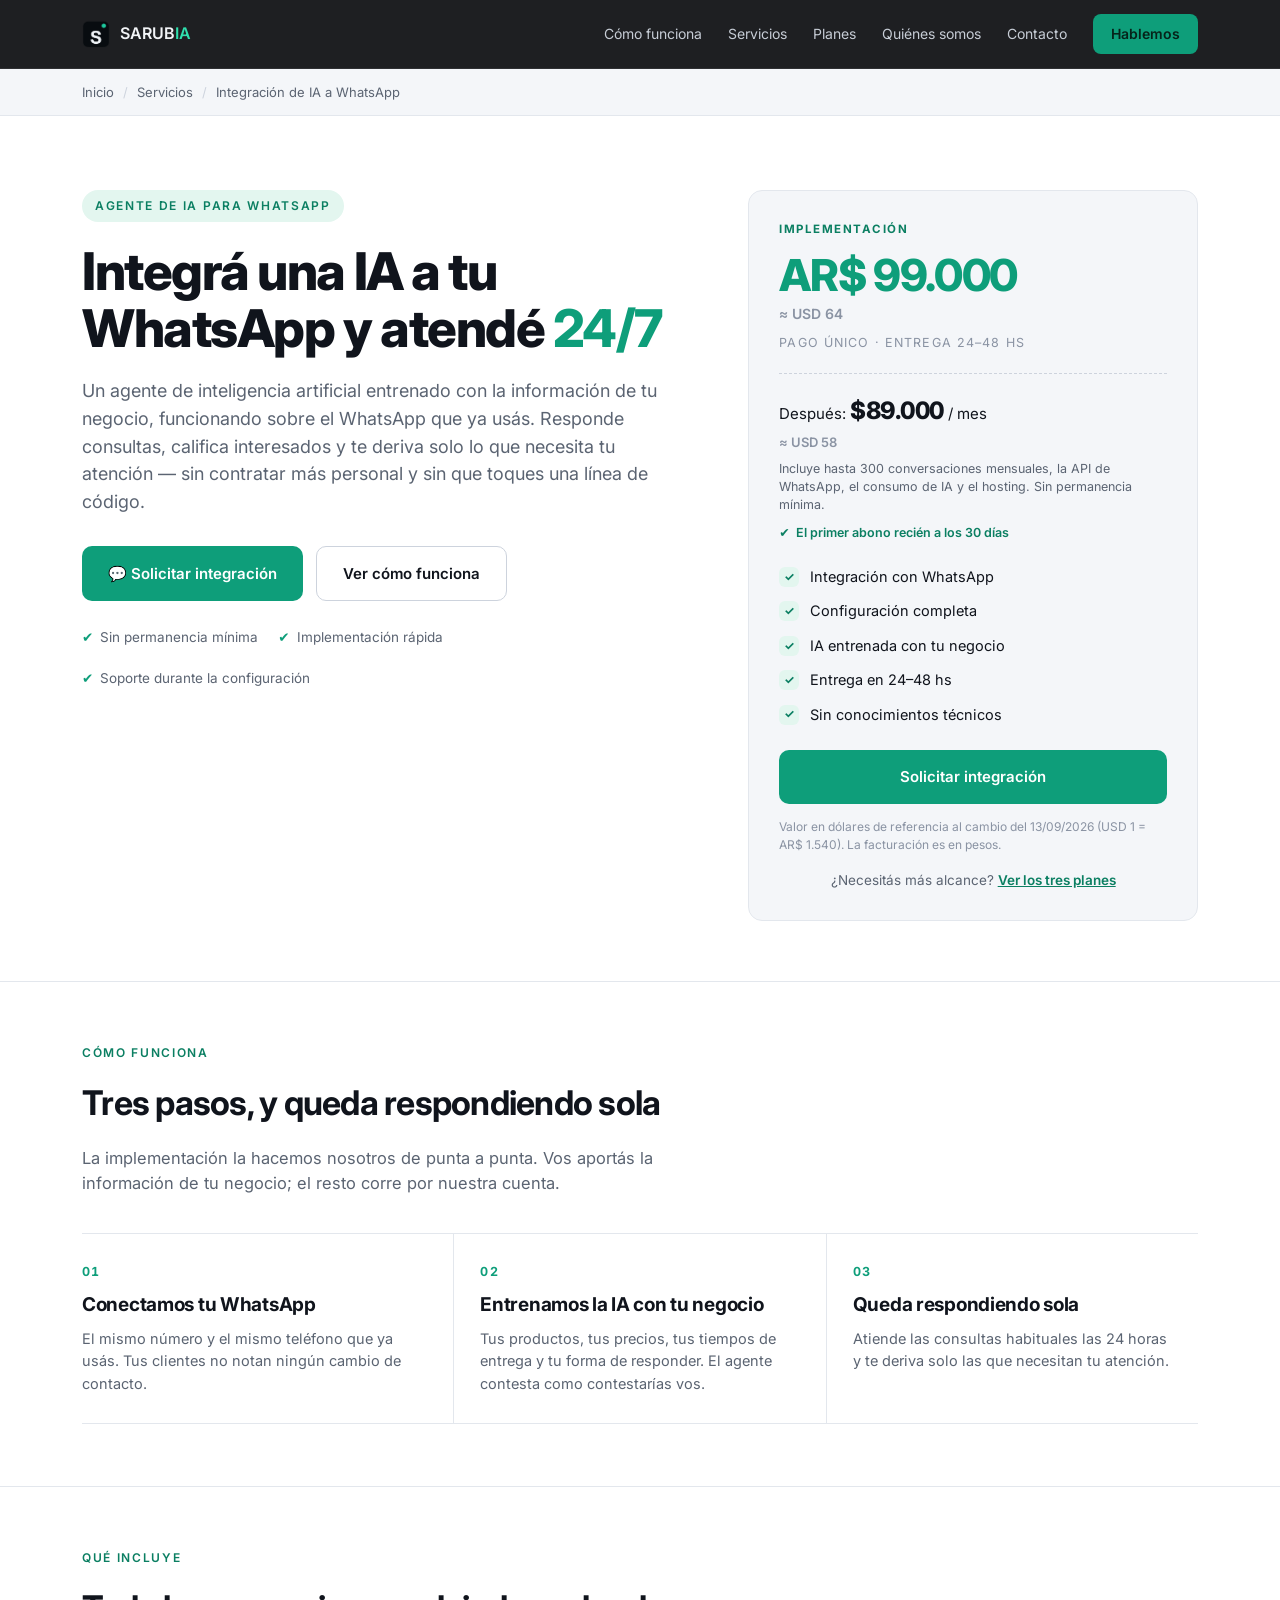
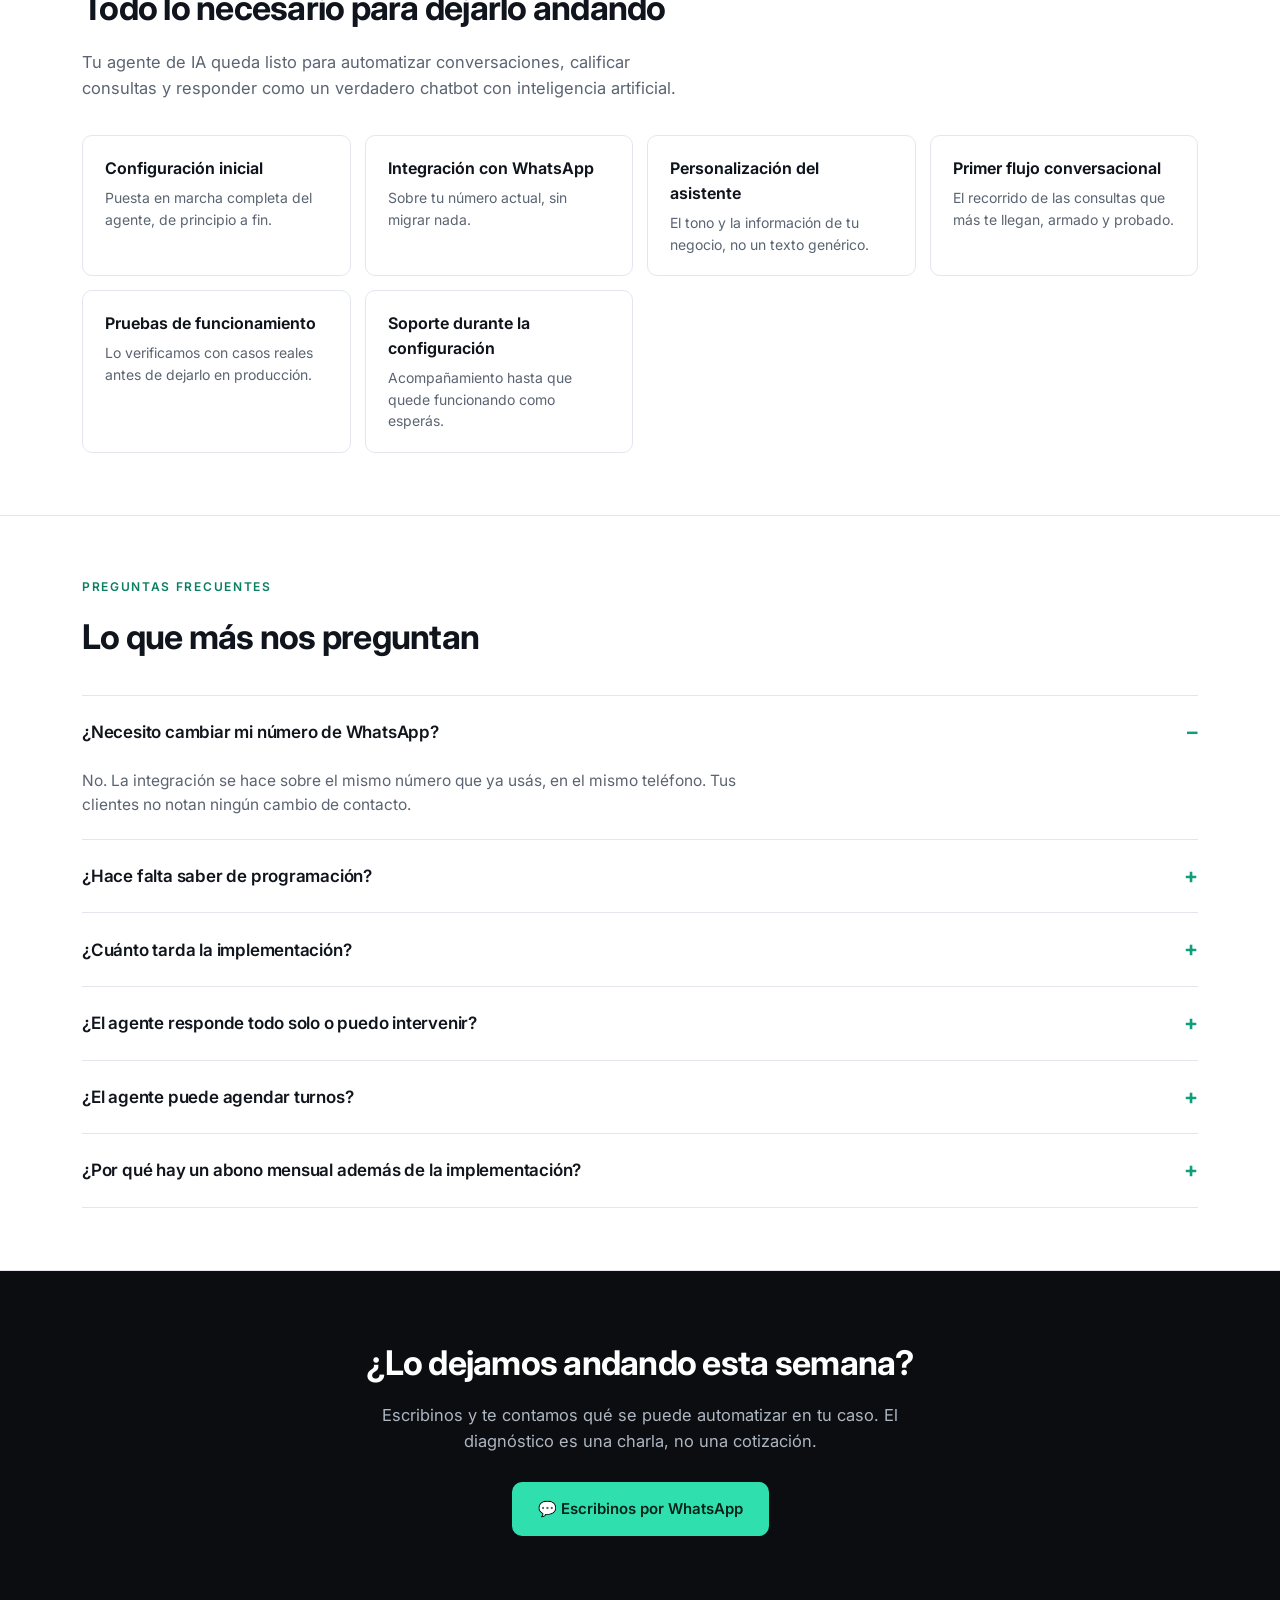
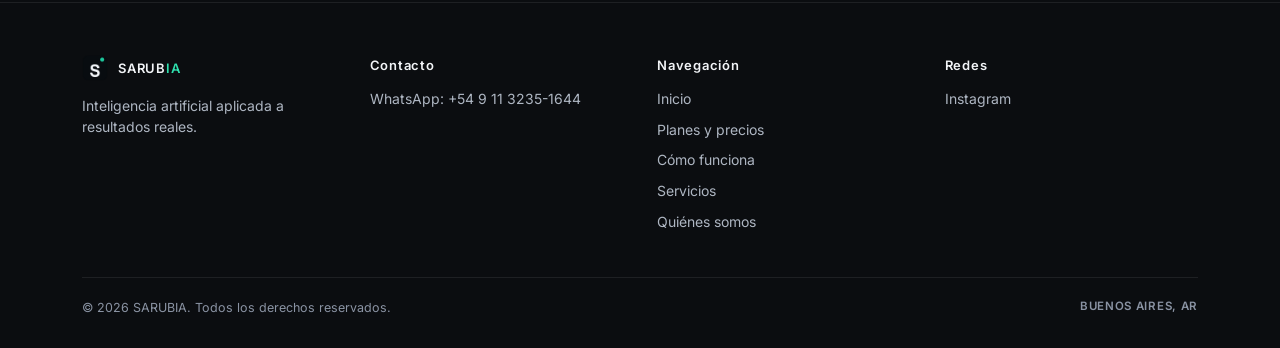
<file: integracion-ia-whatsapp/index.html>
<!DOCTYPE html>
<html lang="es">
<head>
<!-- Google Tag Manager -->
<script>(function(w,d,s,l,i){w[l]=w[l]||[];w[l].push({'gtm.start':
new Date().getTime(),event:'gtm.js'});var f=d.getElementsByTagName(s)[0],
j=d.createElement(s),dl=l!='dataLayer'?'&l='+l:'';j.async=true;j.src=
'https://www.googletagmanager.com/gtm.js?id='+i+dl;f.parentNode.insertBefore(j,f);
})(window,document,'script','dataLayer','GTM-PLNK82BD');</script>
<!-- End Google Tag Manager -->
<meta charset="UTF-8">
<meta name="viewport" content="width=device-width, initial-scale=1.0">
<title>Integración de IA a WhatsApp — Chatbot para empresas | SARUBIA</title>
<meta name="description" content="Agente de IA entrenado con tu negocio, integrado a tu WhatsApp. Responde consultas 24/7, califica interesados y deriva solo lo importante. Implementación AR$ 99.000 más abono mensual de AR$ 89.000.">
<link rel="canonical" href="https://sarubi-ia.com/integracion-ia-whatsapp/">

<!-- Vista previa al compartir el link -->
<meta property="og:type" content="website">
<meta property="og:site_name" content="SARUBIA">
<meta property="og:locale" content="es_AR">
<meta property="og:url" content="https://sarubi-ia.com/integracion-ia-whatsapp/">
<meta property="og:title" content="Integración de IA a WhatsApp — Chatbot para empresas | SARUBIA">
<meta property="og:description" content="Agente de IA entrenado con tu negocio, integrado a tu WhatsApp. Responde consultas 24/7 y deriva solo lo importante. Implementación AR$ 99.000 más abono mensual de AR$ 89.000.">
<meta property="og:image" content="https://sarubi-ia.com/imagenes/og.jpg">
<meta property="og:image:width" content="1200">
<meta property="og:image:height" content="630">
<meta property="og:image:alt" content="SARUBIA — Integración de IA a WhatsApp">
<meta name="twitter:card" content="summary_large_image">
<meta name="twitter:title" content="Integración de IA a WhatsApp — Chatbot para empresas | SARUBIA">
<meta name="twitter:description" content="Agente de IA entrenado con tu negocio, integrado a tu WhatsApp. Implementación AR$ 99.000 más abono mensual de AR$ 89.000.">
<meta name="twitter:image" content="https://sarubi-ia.com/imagenes/og.jpg">

<link rel="icon" type="image/png" href="../imagenes/logo.png">
<link rel="preconnect" href="https://fonts.googleapis.com">
<link rel="preconnect" href="https://fonts.gstatic.com" crossorigin>
<link href="https://fonts.googleapis.com/css2?family=Inter:wght@400;500;600;700;800&display=swap" rel="stylesheet">
<style>
  :root{
    --bg:#FFFFFF; --bg-soft:#F4F6F9;
    --ink:#0B0D10; --text:#10141C;
    --muted:#5B6472; --muted-2:#8A93A3;
    --line:#E3E7ED; --line-strong:#CDD3DD;
    --accent:#0E9E7A; --accent-dark:#0B7F62; --accent-soft:#E3F6EF;
    --accent-on-dark:#2FE0AE;
    --radius:10px;
  }
  *{box-sizing:border-box; margin:0; padding:0;}
  html{scroll-behavior:smooth;}
  body{
    background:var(--bg); color:var(--text);
    font-family:'Inter', system-ui, -apple-system, sans-serif;
    line-height:1.55; overflow-x:hidden; -webkit-font-smoothing:antialiased;
  }
  a{color:inherit; text-decoration:none;}
  img{max-width:100%; display:block;}
  picture{display:contents;}
  .mono{font-family:'Inter',sans-serif; letter-spacing:.06em; font-weight:600; font-size:.92em;}
  .wrap{max-width:1180px; margin:0 auto; padding:0 32px;}
  :focus-visible{outline:2px solid var(--accent); outline-offset:3px;}
  @media(prefers-reduced-motion:reduce){*{transition-duration:.01ms !important;}}

  /* ---------- header ---------- */
  header{
    position:sticky; top:0; z-index:50;
    background:rgba(11,13,16,.92); backdrop-filter:blur(10px);
    border-bottom:1px solid rgba(255,255,255,.08);
  }
  .header-inner{
    max-width:1180px; margin:0 auto; padding:14px 32px;
    display:flex; align-items:center; justify-content:space-between; gap:20px;
  }
  .logo{display:flex; align-items:center; gap:10px;}
  .logo-mark{width:28px; height:28px; border-radius:7px; object-fit:cover; flex-shrink:0;}
  .logo-text{font-size:16px; font-weight:600; color:#F2F4F7;}
  .logo-text span{color:var(--accent-on-dark);}
  header nav{display:flex; align-items:center; gap:26px;}
  header nav a{font-size:14px; color:#C7CDD6;}
  header nav a:hover{color:#fff;}
  .nav-cta{
    background:var(--accent); color:#06231A !important; font-weight:600;
    padding:9px 18px; border-radius:8px;
  }
  @media(max-width:760px){
    header nav{gap:16px;}
    header nav a:not(.nav-cta){display:none;}
  }

  /* ---------- migas ---------- */
  .migas{border-bottom:1px solid var(--line); background:var(--bg-soft);}
  .migas ol{
    max-width:1180px; margin:0 auto; padding:13px 32px;
    list-style:none; display:flex; flex-wrap:wrap; align-items:center; gap:9px;
    font-size:13px; color:var(--muted);
  }
  .migas li{display:flex; align-items:center; gap:9px;}
  .migas a{color:var(--muted);}
  .migas a:hover{color:var(--accent-dark);}
  .migas li[aria-current]{color:var(--text); font-weight:600;}
  .migas .sep{color:var(--line-strong);}

  /* ---------- hero ---------- */
  .hero{padding:74px 0 60px; border-bottom:1px solid var(--line);}
  .hero-grid{display:grid; grid-template-columns:1.15fr .85fr; gap:58px; align-items:start;}
  .eyebrow{
    display:inline-flex; align-items:center; gap:8px; font-size:12px; font-weight:600;
    letter-spacing:.14em; text-transform:uppercase; color:var(--accent-dark);
    background:var(--accent-soft); padding:7px 13px; border-radius:999px; margin-bottom:22px;
  }
  h1{
    font-size:clamp(34px,5.2vw,52px); font-weight:800; letter-spacing:-.028em;
    line-height:1.08; text-wrap:balance; margin-bottom:20px;
  }
  h1 span{color:var(--accent);}
  .bajada{font-size:18px; color:var(--muted); max-width:56ch; margin-bottom:30px;}
  .acciones{display:flex; flex-wrap:wrap; gap:13px; margin-bottom:26px;}
  .btn{
    display:inline-flex; align-items:center; gap:9px;
    padding:15px 26px; border-radius:var(--radius); font-size:15px; font-weight:600;
  }
  .btn-p{background:var(--accent); color:#fff;}
  .btn-p:hover{background:var(--accent-dark);}
  .btn-s{border:1px solid var(--line-strong); color:var(--text);}
  .btn-s:hover{border-color:var(--accent); color:var(--accent-dark);}
  .garantias{display:flex; flex-wrap:wrap; gap:20px; font-size:13.5px; color:var(--muted);}
  .garantias span::before{content:"✔"; color:var(--accent); margin-right:7px; font-weight:700;}

  /* ---------- ficha de precio ---------- */
  .ficha{
    border:1px solid var(--line); border-radius:14px; padding:30px;
    background:var(--bg-soft); position:sticky; top:96px;
  }
  .ficha-tag{
    font-size:11.5px; font-weight:700; letter-spacing:.13em; text-transform:uppercase;
    color:var(--accent-dark); margin-bottom:14px;
  }
  .precio{font-size:44px; font-weight:800; letter-spacing:-.03em; line-height:1; color:var(--accent);}
  .precio-nota{font-size:12.5px; letter-spacing:.09em; text-transform:uppercase; color:var(--muted-2); margin-top:9px;}
  .precio-usd{font-size:14px; font-weight:600; color:var(--muted-2); margin-top:6px; font-variant-numeric:tabular-nums;}
  .abono{margin-top:20px; padding-top:18px; border-top:1px dashed var(--line-strong); font-size:15px;}
  .abono b{font-size:24px; font-weight:800; letter-spacing:-.02em; font-variant-numeric:tabular-nums;}
  .abono .usd{display:block; font-size:13px; color:var(--muted-2); font-weight:600; margin-top:3px;}
  .abono .tope{display:block; font-size:12.5px; color:var(--muted); margin-top:8px; line-height:1.45;}
  .abono .primer{display:block; font-size:12.5px; font-weight:600; color:var(--accent-dark); margin-top:10px; line-height:1.4;}
  .abono .primer::before{content:"\2714"; margin-right:6px; font-weight:700;}
  .cambio-nota{font-size:12px; color:var(--muted-2); line-height:1.5; margin-top:14px;}
  .ficha ul{list-style:none; margin:24px 0; display:flex; flex-direction:column; gap:12px;}
  .ficha li{display:flex; gap:11px; font-size:14.5px; align-items:flex-start;}
  .ficha li::before{
    content:"✓"; flex-shrink:0; width:20px; height:20px; border-radius:6px; margin-top:1px;
    background:var(--accent-soft); color:var(--accent-dark);
    display:flex; align-items:center; justify-content:center; font-size:12px; font-weight:700;
  }
  .ficha .btn{width:100%; justify-content:center;}

  /* ---------- secciones ---------- */
  .seccion{padding:62px 0; border-bottom:1px solid var(--line);}
  .rotulo{
    font-size:12px; font-weight:600; letter-spacing:.14em; text-transform:uppercase;
    color:var(--accent-dark); margin-bottom:14px;
  }
  h2{font-size:clamp(25px,3.6vw,34px); font-weight:700; letter-spacing:-.022em; margin-bottom:16px; text-wrap:balance;}
  .seccion > .wrap > p{color:var(--muted); max-width:62ch; font-size:16.5px;}

  .pasos{display:grid; grid-template-columns:repeat(3,1fr); gap:1px; background:var(--line); margin-top:36px; border-top:1px solid var(--line); border-bottom:1px solid var(--line);}
  .paso{background:var(--bg); padding:28px 26px 28px 0;}
  .paso:not(:first-child){padding-left:26px;}
  .paso-n{font-size:12.5px; font-weight:700; letter-spacing:.1em; color:var(--accent); font-variant-numeric:tabular-nums;}
  .paso h3{font-size:19px; font-weight:700; letter-spacing:-.015em; margin:9px 0 8px;}
  .paso p{font-size:14.5px; color:var(--muted);}

  .incluye{display:grid; grid-template-columns:repeat(auto-fit,minmax(240px,1fr)); gap:14px; margin-top:34px;}
  .item{border:1px solid var(--line); border-radius:var(--radius); padding:20px 22px;}
  .item h3{font-size:16px; font-weight:650; margin-bottom:6px;}
  .item p{font-size:14px; color:var(--muted);}

  .faq{margin-top:32px; border-top:1px solid var(--line);}
  .faq details{border-bottom:1px solid var(--line);}
  .faq summary{
    padding:20px 0; font-size:17px; font-weight:600; cursor:pointer;
    display:flex; justify-content:space-between; align-items:center; gap:20px;
    letter-spacing:-.012em;
  }
  .faq summary::-webkit-details-marker{display:none;}
  .faq summary::after{content:"+"; color:var(--accent); font-weight:700; font-size:21px; flex-shrink:0;}
  .faq details[open] summary::after{content:"–";}
  .faq p{padding:0 0 22px; color:var(--muted); max-width:66ch; font-size:15.5px;}

  .cierre{background:var(--ink); color:#F2F4F7; padding:66px 0; text-align:center;}
  .cierre h2{color:#fff; margin-bottom:14px;}
  .cierre p{color:#AEB6C2; max-width:52ch; margin:0 auto 28px; font-size:16.5px;}
  .cierre .btn-p{background:var(--accent-on-dark); color:#05231B;}

  /* ---------- pie ---------- */
  footer{background:var(--ink); color:#AEB6C2; padding:52px 0 30px; border-top:1px solid rgba(255,255,255,.08);}
  .footer-grid{display:grid; grid-template-columns:repeat(auto-fit,minmax(190px,1fr)); gap:34px; margin-bottom:36px;}
  .footer-col h4{color:#F2F4F7; font-size:13px; margin-bottom:13px;}
  .footer-col a, .footer-col p{display:block; color:#AEB6C2; font-size:14px; margin-bottom:9px;}
  .footer-col a:hover{color:var(--accent-on-dark);}
  .footer-bottom{
    border-top:1px solid rgba(255,255,255,.08); padding-top:20px;
    display:flex; flex-wrap:wrap; gap:12px; justify-content:space-between;
    font-size:12.5px; color:var(--muted-2);
  }

  @media(max-width:900px){
    .hero-grid{grid-template-columns:1fr; gap:38px;}
    .ficha{position:static;}
    .pasos{grid-template-columns:1fr;}
    .paso{padding:24px 0;}
    .paso:not(:first-child){padding-left:0;}
  }
  @media(max-width:560px){
    .wrap, .header-inner, .migas ol{padding-left:20px; padding-right:20px;}
  }
</style>

<script type="application/ld+json">
{
  "@context": "https://schema.org",
  "@graph": [
    {
      "@type": "BreadcrumbList",
      "itemListElement": [
        { "@type": "ListItem", "position": 1, "name": "Inicio", "item": "https://sarubi-ia.com/" },
        { "@type": "ListItem", "position": 2, "name": "Servicios", "item": "https://sarubi-ia.com/#servicios" },
        { "@type": "ListItem", "position": 3, "name": "Integración de IA a WhatsApp" }
      ]
    },
    {
      "@type": "Service",
      "name": "Integración de IA a WhatsApp",
      "serviceType": "Chatbot con inteligencia artificial para WhatsApp",
      "description": "Agente de IA entrenado con la información de tu negocio, integrado a tu WhatsApp. Responde consultas, califica interesados y deriva solo lo que necesita atención humana.",
      "url": "https://sarubi-ia.com/integracion-ia-whatsapp/",
      "areaServed": { "@type": "Country", "name": "Argentina" },
      "provider": { "@id": "https://sarubi-ia.com/#organizacion" },
      "offers": {
        "@type": "Offer",
        "price": "99000",
        "priceCurrency": "ARS",
        "availability": "https://schema.org/InStock",
        "url": "https://sarubi-ia.com/integracion-ia-whatsapp/",
        "category": "Implementación"
      }
    },
    {
      "@type": "FAQPage",
      "mainEntity": [
        {
          "@type": "Question",
          "name": "¿Necesito cambiar mi número de WhatsApp?",
          "acceptedAnswer": { "@type": "Answer", "text": "No. La integración se hace sobre el mismo número que ya usás, en el mismo teléfono. Tus clientes no notan ningún cambio de contacto." }
        },
        {
          "@type": "Question",
          "name": "¿Hace falta saber de programación?",
          "acceptedAnswer": { "@type": "Answer", "text": "No. La configuración la hacemos nosotros de punta a punta. Vos aportás la información de tu negocio y nosotros entrenamos al agente." }
        },
        {
          "@type": "Question",
          "name": "¿Cuánto tarda la implementación?",
          "acceptedAnswer": { "@type": "Answer", "text": "Entre 24 y 48 horas desde que tenemos la información de tu negocio. Incluye la configuración, el primer flujo conversacional y las pruebas de funcionamiento." }
        },
        {
          "@type": "Question",
          "name": "¿El agente responde todo solo o puedo intervenir?",
          "acceptedAnswer": { "@type": "Answer", "text": "Responde las consultas habituales y te deriva las que necesitan tu atención. Vos podés tomar cualquier conversación en cualquier momento desde el mismo WhatsApp." }
        },
        {
          "@type": "Question",
          "name": "¿El agente puede agendar turnos?",
          "acceptedAnswer": { "@type": "Answer", "text": "En esta integración el agente contesta la consulta y te pasa el pedido de turno con el contexto, y la carga en la agenda la hacés vos. Desde el plan Profesional el agente además deja el turno cargado en tu calendario o en tu sistema de gestión, sin intervención." }
        },
        {
          "@type": "Question",
          "name": "¿Por qué hay un abono mensual además de la implementación?",
          "acceptedAnswer": { "@type": "Answer", "text": "Porque un agente de IA consume servicios todos los meses: la API de WhatsApp de Meta, el procesamiento de la IA y el servidor donde vive. El abono cubre esos costos y el mantenimiento. La implementación se abona al contratar y el primer abono recién a los 30 días. No hay permanencia mínima." }
        }
      ]
    }
  ]
}
</script>
</head>
<body id="top">
<!-- Google Tag Manager (noscript) -->
<noscript><iframe src="https://www.googletagmanager.com/ns.html?id=GTM-PLNK82BD"
height="0" width="0" style="display:none;visibility:hidden"></iframe></noscript>

<header>
  <div class="header-inner">
    <a href="/" class="logo">
      <img class="logo-mark" src="../imagenes/logo.png" width="28" height="28" alt="Logo SARUBIA">
      <span class="logo-text">SARUB<span>IA</span></span>
    </a>
    <nav>
      <a href="/como-funciona/">Cómo funciona</a>
      <a href="/#servicios">Servicios</a>
      <a href="/planes/">Planes</a>
      <a href="/#nosotros">Quiénes somos</a>
      <a href="/#contacto">Contacto</a>
      <a href="https://wa.me/5491132351644" target="_blank" rel="noopener" class="nav-cta">Hablemos</a>
    </nav>
  </div>
</header>

<nav class="migas" aria-label="Ubicación">
  <ol>
    <li><a href="/">Inicio</a></li>
    <li><span class="sep">/</span><a href="/#servicios">Servicios</a></li>
    <li><span class="sep">/</span><span aria-current="page">Integración de IA a WhatsApp</span></li>
  </ol>
</nav>

<main>
  <section class="hero">
    <div class="wrap hero-grid">
      <div>
        <span class="eyebrow">Agente de IA para WhatsApp</span>
        <h1>Integrá una IA a tu WhatsApp y atendé <span>24/7</span></h1>
        <p class="bajada">
          Un agente de inteligencia artificial entrenado con la información de tu negocio,
          funcionando sobre el WhatsApp que ya usás. Responde consultas, califica interesados
          y te deriva solo lo que necesita tu atención — sin contratar más personal y sin que
          toques una línea de código.
        </p>
        <div class="acciones">
          <a href="https://wa.me/5491132351644" target="_blank" rel="noopener" class="btn btn-p">💬 Solicitar integración</a>
          <a href="#como-funciona" class="btn btn-s">Ver cómo funciona</a>
        </div>
        <div class="garantias">
          <span>Sin permanencia mínima</span>
          <span>Implementación rápida</span>
          <span>Soporte durante la configuración</span>
        </div>
      </div>

      <aside class="ficha">
        <div class="ficha-tag">Implementación</div>
        <div class="precio">AR$ 99.000</div>
        <div class="precio-usd">≈ USD 64</div>
        <div class="precio-nota">Pago único · Entrega 24–48 hs</div>
        <div class="abono">
          Después: <b>$89.000</b> / mes
          <span class="usd">≈ USD 58</span>
          <span class="tope">Incluye hasta 300 conversaciones mensuales, la API de WhatsApp, el consumo de IA y el hosting. Sin permanencia mínima.</span>
          <span class="primer">El primer abono recién a los 30 días</span>
        </div>
        <ul>
          <li>Integración con WhatsApp</li>
          <li>Configuración completa</li>
          <li>IA entrenada con tu negocio</li>
          <li>Entrega en 24–48 hs</li>
          <li>Sin conocimientos técnicos</li>
        </ul>
        <a href="https://wa.me/5491132351644" target="_blank" rel="noopener" class="btn btn-p">Solicitar integración</a>
        <!-- Cotización de dolarapi.com y criptoya.com, 13/09/2026. Dólar MEP venta AR$ 1.540. -->
        <p class="cambio-nota">Valor en dólares de referencia al cambio del 13/09/2026 (USD 1 = AR$ 1.540). La facturación es en pesos.</p>
        <p style="text-align:center; font-size:13.5px; color:var(--muted); margin-top:16px;">¿Necesitás más alcance? <a href="/planes/" style="color:var(--accent-dark); font-weight:600; text-decoration:underline;">Ver los tres planes</a></p>
      </aside>
    </div>
  </section>

  <section class="seccion" id="como-funciona">
    <div class="wrap">
      <div class="rotulo">Cómo funciona</div>
      <h2>Tres pasos, y queda respondiendo sola</h2>
      <p>
        La implementación la hacemos nosotros de punta a punta. Vos aportás la información
        de tu negocio; el resto corre por nuestra cuenta.
      </p>
      <div class="pasos">
        <div class="paso">
          <div class="paso-n">01</div>
          <h3>Conectamos tu WhatsApp</h3>
          <p>El mismo número y el mismo teléfono que ya usás. Tus clientes no notan ningún cambio de contacto.</p>
        </div>
        <div class="paso">
          <div class="paso-n">02</div>
          <h3>Entrenamos la IA con tu negocio</h3>
          <p>Tus productos, tus precios, tus tiempos de entrega y tu forma de responder. El agente contesta como contestarías vos.</p>
        </div>
        <div class="paso">
          <div class="paso-n">03</div>
          <h3>Queda respondiendo sola</h3>
          <p>Atiende las consultas habituales las 24 horas y te deriva solo las que necesitan tu atención.</p>
        </div>
      </div>
    </div>
  </section>

  <section class="seccion" id="que-incluye">
    <div class="wrap">
      <div class="rotulo">Qué incluye</div>
      <h2>Todo lo necesario para dejarlo andando</h2>
      <p>
        Tu agente de IA queda listo para automatizar conversaciones, calificar consultas y
        responder como un verdadero chatbot con inteligencia artificial.
      </p>
      <div class="incluye">
        <div class="item"><h3>Configuración inicial</h3><p>Puesta en marcha completa del agente, de principio a fin.</p></div>
        <div class="item"><h3>Integración con WhatsApp</h3><p>Sobre tu número actual, sin migrar nada.</p></div>
        <div class="item"><h3>Personalización del asistente</h3><p>El tono y la información de tu negocio, no un texto genérico.</p></div>
        <div class="item"><h3>Primer flujo conversacional</h3><p>El recorrido de las consultas que más te llegan, armado y probado.</p></div>
        <div class="item"><h3>Pruebas de funcionamiento</h3><p>Lo verificamos con casos reales antes de dejarlo en producción.</p></div>
        <div class="item"><h3>Soporte durante la configuración</h3><p>Acompañamiento hasta que quede funcionando como esperás.</p></div>
      </div>
    </div>
  </section>

  <section class="seccion" id="preguntas">
    <div class="wrap">
      <div class="rotulo">Preguntas frecuentes</div>
      <h2>Lo que más nos preguntan</h2>
      <div class="faq">
        <details open>
          <summary>¿Necesito cambiar mi número de WhatsApp?</summary>
          <p>No. La integración se hace sobre el mismo número que ya usás, en el mismo teléfono. Tus clientes no notan ningún cambio de contacto.</p>
        </details>
        <details>
          <summary>¿Hace falta saber de programación?</summary>
          <p>No. La configuración la hacemos nosotros de punta a punta. Vos aportás la información de tu negocio y nosotros entrenamos al agente.</p>
        </details>
        <details>
          <summary>¿Cuánto tarda la implementación?</summary>
          <p>Entre 24 y 48 horas desde que tenemos la información de tu negocio. Incluye la configuración, el primer flujo conversacional y las pruebas de funcionamiento.</p>
        </details>
        <details>
          <summary>¿El agente responde todo solo o puedo intervenir?</summary>
          <p>Responde las consultas habituales y te deriva las que necesitan tu atención. Vos podés tomar cualquier conversación en cualquier momento desde el mismo WhatsApp.</p>
        </details>
        <details>
          <summary>¿El agente puede agendar turnos?</summary>
          <p>En esta integración el agente contesta la consulta y te pasa el pedido de turno con todo el contexto, pero la carga en la agenda la hacés vos.</p>
          <p>Desde el <a href="/planes/">plan Profesional</a> el agente además deja el turno, la visita o la reserva cargada en tu calendario o en tu sistema de gestión, sin que nadie la pase a mano.</p>
        </details>
        <details>
          <summary>¿Por qué hay un abono mensual además de la implementación?</summary>
          <p>Porque un agente de IA no es un archivo que se entrega y queda quieto: consume servicios todos los meses. La API de WhatsApp de Meta, el procesamiento de la IA y el servidor donde vive se pagan mes a mes, funcione mucho o poco. El abono cubre esos costos y el mantenimiento del agente. La implementación se abona al contratar y el primer abono recién a los 30 días, así que el primer mes de servicio va incluido. No hay permanencia mínima: si lo dás de baja, deja de funcionar y no pagás más.</p>
        </details>
      </div>
    </div>
  </section>

  <section class="cierre">
    <div class="wrap">
      <h2>¿Lo dejamos andando esta semana?</h2>
      <p>Escribinos y te contamos qué se puede automatizar en tu caso. El diagnóstico es una charla, no una cotización.</p>
      <a href="https://wa.me/5491132351644" target="_blank" rel="noopener" class="btn btn-p">💬 Escribinos por WhatsApp</a>
    </div>
  </section>
</main>

<footer>
  <div class="wrap">
    <div class="footer-grid">
      <div class="footer-col">
        <div style="display:flex; align-items:center; gap:10px; margin-bottom:14px;">
          <img src="../imagenes/logo.png" width="26" height="26" alt="Logo SARUBIA" style="width:26px; height:26px; border-radius:6px; object-fit:cover;">
          <h4 class="mono" style="margin:0;">SARUB<span style="color:var(--accent-on-dark);">IA</span></h4>
        </div>
        <p style="max-width:220px;">Inteligencia artificial aplicada a resultados reales.</p>
      </div>
      <div class="footer-col">
        <h4 class="mono">Contacto</h4>
        <a href="https://wa.me/5491132351644" target="_blank" rel="noopener">WhatsApp: +54 9 11 3235-1644</a>
      </div>
      <div class="footer-col">
        <h4 class="mono">Navegación</h4>
        <a href="/">Inicio</a>
        <a href="/planes/">Planes y precios</a>
        <a href="/como-funciona/">Cómo funciona</a>
        <a href="/#servicios">Servicios</a>
        <a href="/#nosotros">Quiénes somos</a>
      </div>
      <div class="footer-col">
        <h4 class="mono">Redes</h4>
        <a href="https://www.instagram.com/sarubi_ai_solutions" target="_blank" rel="noopener">Instagram</a>
      </div>
    </div>
    <div class="footer-bottom">
      <span>© 2026 SARUBIA. Todos los derechos reservados.</span>
      <span class="mono">BUENOS AIRES, AR</span>
    </div>
  </div>
</footer>
</body>
</html>
</file>
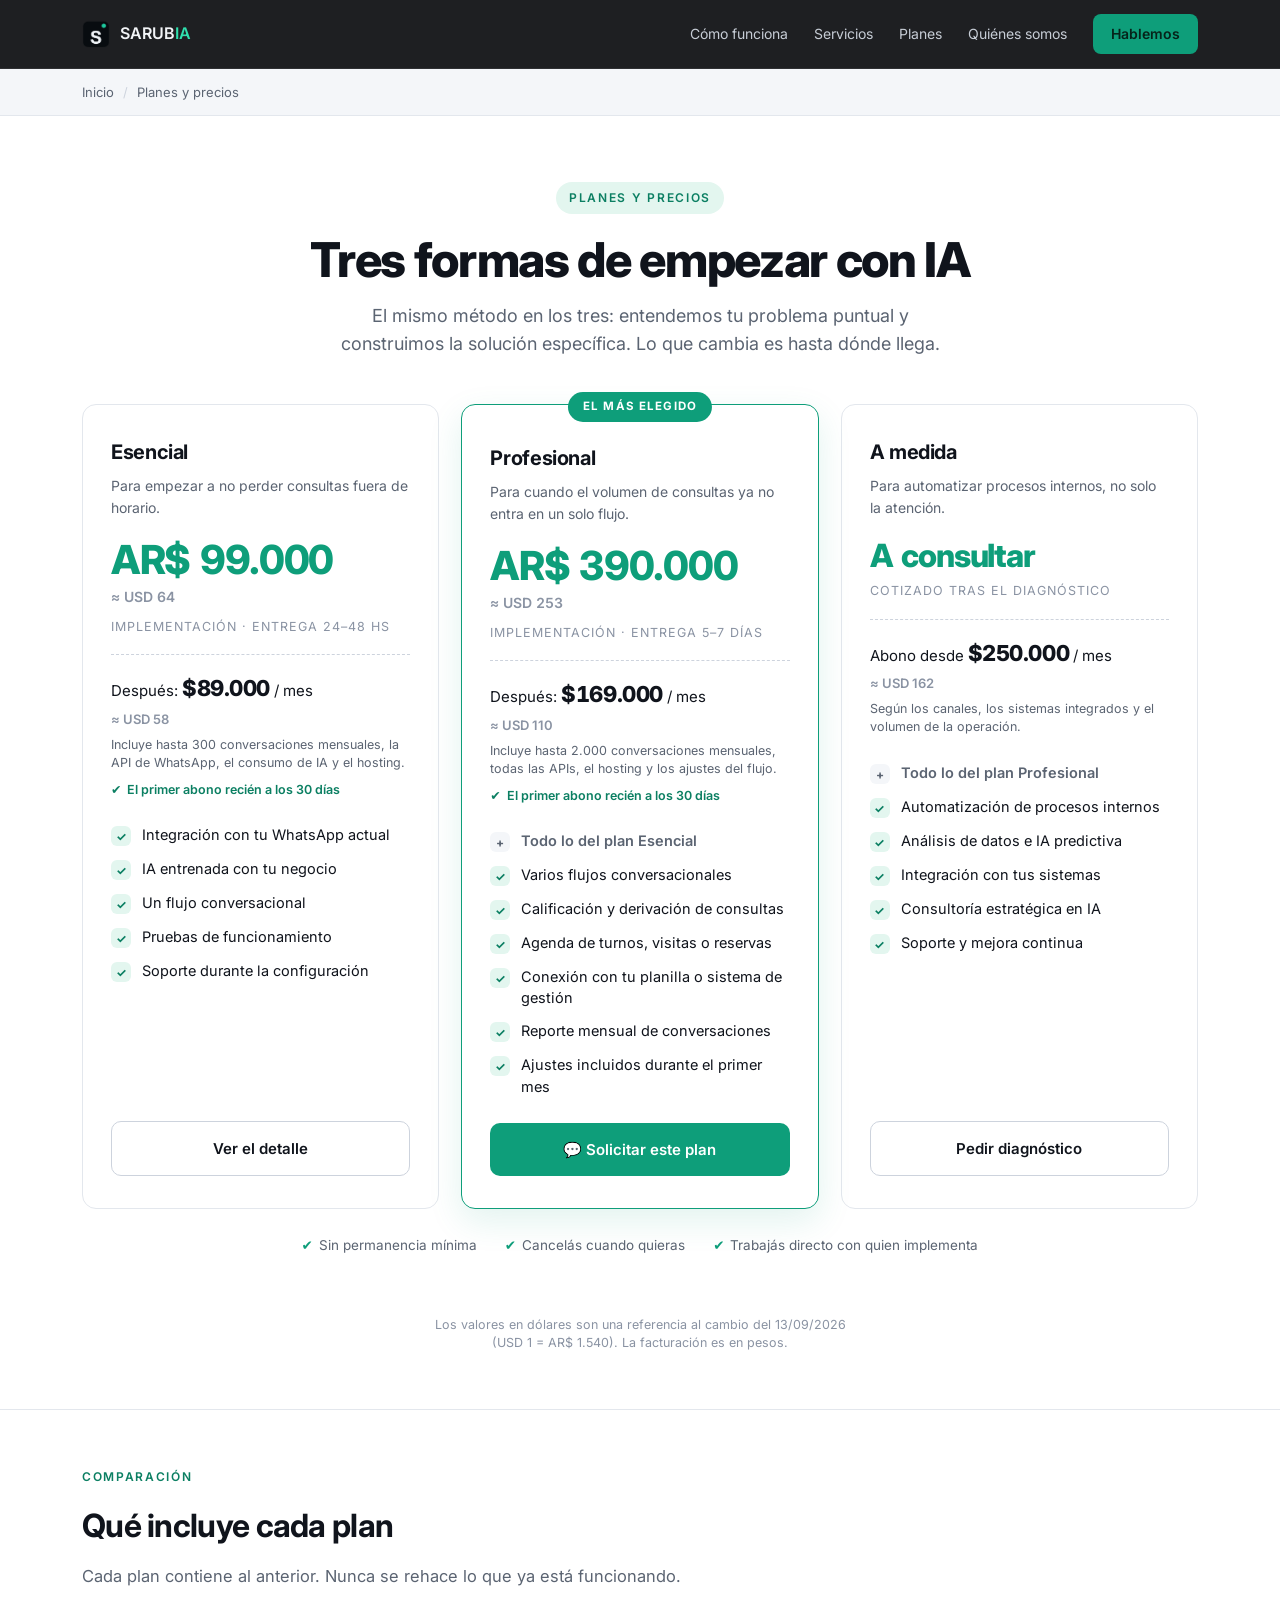
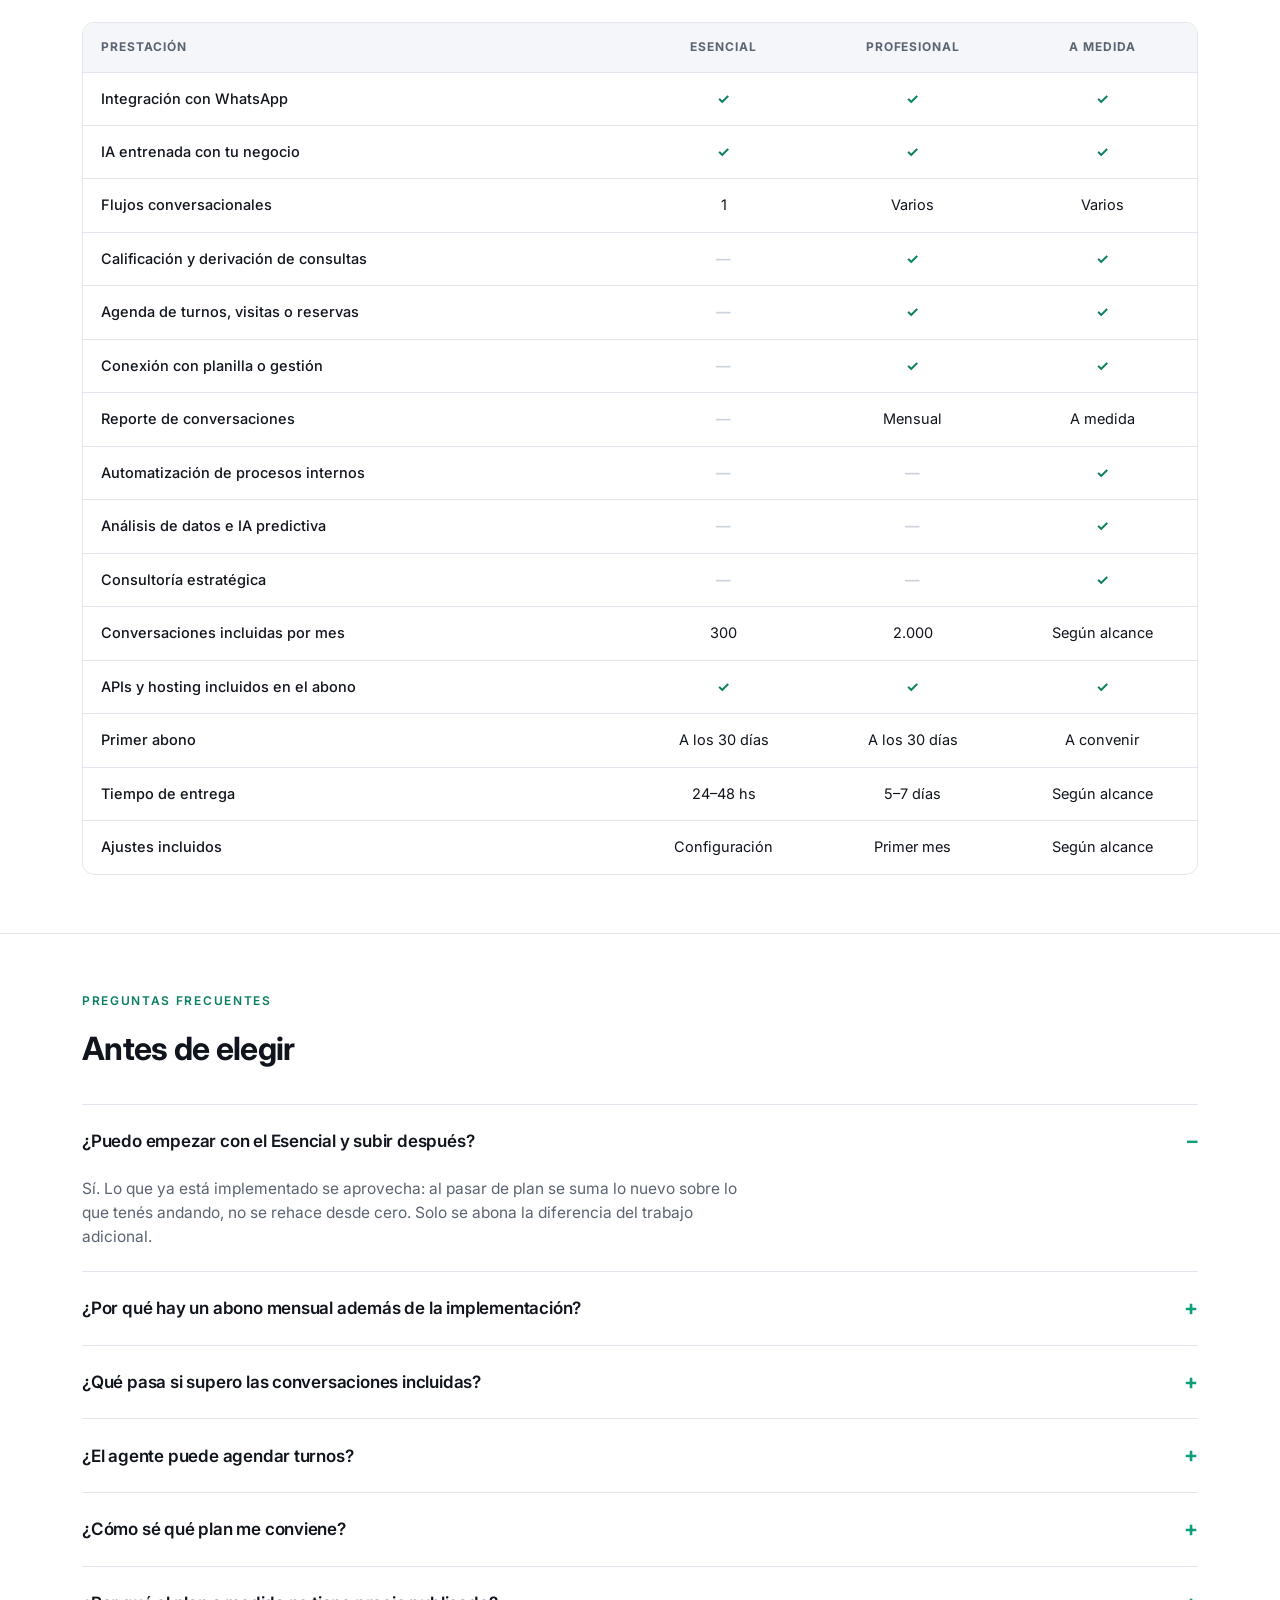
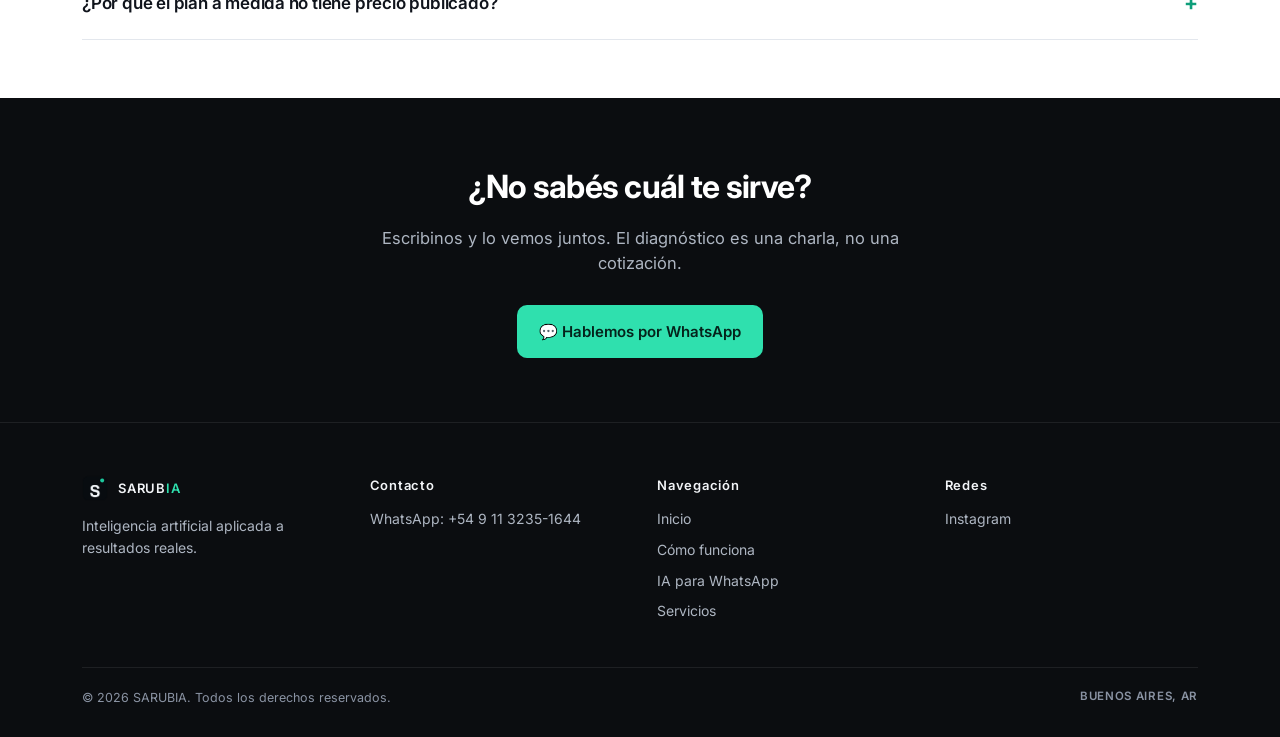
<file: planes/index.html>
<!DOCTYPE html>
<html lang="es">
<head>
<!-- Google Tag Manager -->
<script>(function(w,d,s,l,i){w[l]=w[l]||[];w[l].push({'gtm.start':
new Date().getTime(),event:'gtm.js'});var f=d.getElementsByTagName(s)[0],
j=d.createElement(s),dl=l!='dataLayer'?'&l='+l:'';j.async=true;j.src=
'https://www.googletagmanager.com/gtm.js?id='+i+dl;f.parentNode.insertBefore(j,f);
})(window,document,'script','dataLayer','GTM-PLNK82BD');</script>
<!-- End Google Tag Manager -->
<meta charset="UTF-8">
<meta name="viewport" content="width=device-width, initial-scale=1.0">
<title>Planes y precios de automatización con IA | SARUBIA</title>
<meta name="description" content="Tres formas de sumar inteligencia artificial a tu negocio: desde la integración de WhatsApp por AR$ 99.000 más abono hasta proyectos a medida. Sin permanencia mínima.">
<link rel="canonical" href="https://sarubi-ia.com/planes/">

<meta property="og:type" content="website">
<meta property="og:site_name" content="SARUBIA">
<meta property="og:locale" content="es_AR">
<meta property="og:url" content="https://sarubi-ia.com/planes/">
<meta property="og:title" content="Planes y precios de automatización con IA | SARUBIA">
<meta property="og:description" content="Tres formas de sumar IA a tu negocio: desde la integración de WhatsApp por AR$ 99.000 más abono hasta proyectos a medida. Sin permanencia mínima.">
<meta property="og:image" content="https://sarubi-ia.com/imagenes/og.jpg">
<meta property="og:image:width" content="1200">
<meta property="og:image:height" content="630">
<meta property="og:image:alt" content="SARUBIA — Planes de automatización con inteligencia artificial">
<meta name="twitter:card" content="summary_large_image">
<meta name="twitter:title" content="Planes y precios de automatización con IA | SARUBIA">
<meta name="twitter:description" content="Tres formas de sumar IA a tu negocio, desde AR$ 99.000 más abono. Sin permanencia mínima.">
<meta name="twitter:image" content="https://sarubi-ia.com/imagenes/og.jpg">

<link rel="icon" type="image/png" href="../imagenes/logo.png">
<link rel="preconnect" href="https://fonts.googleapis.com">
<link rel="preconnect" href="https://fonts.gstatic.com" crossorigin>
<link href="https://fonts.googleapis.com/css2?family=Inter:wght@400;500;600;700;800&display=swap" rel="stylesheet">
<style>
  :root{
    --bg:#FFFFFF; --bg-soft:#F4F6F9;
    --ink:#0B0D10; --text:#10141C;
    --muted:#5B6472; --muted-2:#8A93A3;
    --line:#E3E7ED; --line-strong:#CDD3DD;
    --accent:#0E9E7A; --accent-dark:#0B7F62; --accent-soft:#E3F6EF;
    --accent-on-dark:#2FE0AE;
    --radius:10px;
  }
  *{box-sizing:border-box; margin:0; padding:0;}
  html{scroll-behavior:smooth;}
  body{
    background:var(--bg); color:var(--text);
    font-family:'Inter', system-ui, -apple-system, sans-serif;
    line-height:1.55; overflow-x:hidden; -webkit-font-smoothing:antialiased;
  }
  a{color:inherit; text-decoration:none;}
  img{max-width:100%; display:block;}
  .mono{font-family:'Inter',sans-serif; letter-spacing:.06em; font-weight:600; font-size:.92em;}
  .wrap{max-width:1180px; margin:0 auto; padding:0 32px;}
  :focus-visible{outline:2px solid var(--accent); outline-offset:3px;}
  @media(prefers-reduced-motion:reduce){*{transition-duration:.01ms !important;}}

  /* ---------- header ---------- */
  header{
    position:sticky; top:0; z-index:50;
    background:rgba(11,13,16,.92); backdrop-filter:blur(10px);
    border-bottom:1px solid rgba(255,255,255,.08);
  }
  .header-inner{
    max-width:1180px; margin:0 auto; padding:14px 32px;
    display:flex; align-items:center; justify-content:space-between; gap:20px;
  }
  .logo{display:flex; align-items:center; gap:10px;}
  .logo-mark{width:28px; height:28px; border-radius:7px; object-fit:cover; flex-shrink:0;}
  .logo-text{font-size:16px; font-weight:600; color:#F2F4F7;}
  .logo-text span{color:var(--accent-on-dark);}
  header nav{display:flex; align-items:center; gap:26px;}
  header nav a{font-size:14px; color:#C7CDD6;}
  header nav a:hover{color:#fff;}
  .nav-cta{background:var(--accent); color:#06231A !important; font-weight:600; padding:9px 18px; border-radius:8px;}
  @media(max-width:760px){
    header nav{gap:16px;}
    header nav a:not(.nav-cta){display:none;}
  }

  /* ---------- migas ---------- */
  .migas{border-bottom:1px solid var(--line); background:var(--bg-soft);}
  .migas ol{
    max-width:1180px; margin:0 auto; padding:13px 32px;
    list-style:none; display:flex; flex-wrap:wrap; align-items:center; gap:9px;
    font-size:13px; color:var(--muted);
  }
  .migas li{display:flex; align-items:center; gap:9px;}
  .migas a:hover{color:var(--accent-dark);}
  .migas li[aria-current]{color:var(--text); font-weight:600;}
  .migas .sep{color:var(--line-strong);}

  /* ---------- intro ---------- */
  .intro{padding:66px 0 46px; text-align:center;}
  .eyebrow{
    display:inline-block; font-size:12px; font-weight:600; letter-spacing:.14em;
    text-transform:uppercase; color:var(--accent-dark);
    background:var(--accent-soft); padding:7px 13px; border-radius:999px; margin-bottom:20px;
  }
  h1{
    font-size:clamp(32px,4.8vw,48px); font-weight:800; letter-spacing:-.028em;
    line-height:1.08; text-wrap:balance; margin-bottom:16px;
  }
  .intro p{color:var(--muted); font-size:18px; max-width:58ch; margin:0 auto;}

  /* ---------- planes ---------- */
  .planes{
    display:grid; grid-template-columns:repeat(3,1fr); gap:22px;
    align-items:start; padding-bottom:18px;
  }
  .plan{
    border:1px solid var(--line); border-radius:14px; padding:32px 28px;
    display:flex; flex-direction:column; height:100%; background:var(--bg);
  }
  .plan.destacado{
    border:1px solid var(--accent); box-shadow:0 12px 34px rgba(14,158,122,.12);
    position:relative; padding-top:38px;
  }
  .cinta{
    position:absolute; top:-13px; left:50%; transform:translateX(-50%);
    background:var(--accent); color:#fff; font-size:11.5px; font-weight:700;
    letter-spacing:.1em; text-transform:uppercase; padding:6px 15px; border-radius:999px;
    white-space:nowrap;
  }
  .plan-nombre{font-size:20px; font-weight:700; letter-spacing:-.018em;}
  .plan-para{font-size:14px; color:var(--muted); margin:7px 0 22px; min-height:42px;}
  .plan-precio{
    font-size:40px; font-weight:800; letter-spacing:-.032em; line-height:1;
    color:var(--accent); font-variant-numeric:tabular-nums;
  }
  .plan-precio.consultar{font-size:32px;}
  .plan-nota{font-size:12.5px; letter-spacing:.08em; text-transform:uppercase; color:var(--muted-2); margin-top:9px;}
  .plan-usd{font-size:14px; font-weight:600; color:var(--muted-2); margin-top:6px; font-variant-numeric:tabular-nums;}
  .plan-abono{
    margin-top:18px; padding-top:16px; border-top:1px dashed var(--line-strong);
    font-size:15px; color:var(--text);
  }
  .plan-abono b{font-size:22px; font-weight:800; letter-spacing:-.02em; color:var(--text); font-variant-numeric:tabular-nums;}
  .plan-abono .usd{display:block; font-size:13px; color:var(--muted-2); font-weight:600; margin-top:3px;}
  .plan-abono .tope{display:block; font-size:12.5px; color:var(--muted); margin-top:7px; line-height:1.45;}
  .plan-abono .primer{
    display:block; font-size:12.5px; font-weight:600; color:var(--accent-dark);
    margin-top:9px; line-height:1.4;
  }
  .plan-abono .primer::before{content:"\2714"; margin-right:6px; font-weight:700;}
  .plan ul{list-style:none; margin:26px 0; display:flex; flex-direction:column; gap:12px; flex:1;}
  .plan li{display:flex; gap:11px; font-size:14.5px; align-items:flex-start; line-height:1.45;}
  .plan li::before{
    content:"✓"; flex-shrink:0; width:20px; height:20px; border-radius:6px; margin-top:2px;
    background:var(--accent-soft); color:var(--accent-dark);
    display:flex; align-items:center; justify-content:center; font-size:12px; font-weight:700;
  }
  .plan li.hereda{color:var(--muted); font-weight:600;}
  .plan li.hereda::before{content:"+"; background:var(--bg-soft); color:var(--muted);}
  .btn{
    display:inline-flex; align-items:center; justify-content:center; gap:9px; width:100%;
    padding:15px 22px; border-radius:var(--radius); font-size:15px; font-weight:600;
  }
  .btn-p{background:var(--accent); color:#fff;}
  .btn-p:hover{background:var(--accent-dark);}
  .btn-s{border:1px solid var(--line-strong); color:var(--text);}
  .btn-s:hover{border-color:var(--accent); color:var(--accent-dark);}

  .aclaracion{
    text-align:center; font-size:13.5px; color:var(--muted); padding:8px 0 60px;
  }
  .aclaracion span{margin:0 12px; white-space:nowrap;}
  .aclaracion span::before{content:"✔"; color:var(--accent); margin-right:6px; font-weight:700;}
  .cambio{text-align:center; font-size:12.5px; color:var(--muted-2); padding-bottom:56px; max-width:52ch; margin:0 auto; line-height:1.5;}

  /* ---------- comparación ---------- */
  .seccion{padding:58px 0; border-top:1px solid var(--line);}
  .rotulo{font-size:12px; font-weight:600; letter-spacing:.14em; text-transform:uppercase; color:var(--accent-dark); margin-bottom:14px;}
  h2{font-size:clamp(24px,3.4vw,32px); font-weight:700; letter-spacing:-.022em; margin-bottom:14px; text-wrap:balance;}
  .seccion > .wrap > p{color:var(--muted); max-width:62ch; font-size:16.5px;}

  .tabla-caja{overflow-x:auto; margin-top:32px; border:1px solid var(--line); border-radius:12px;}
  table{border-collapse:collapse; width:100%; min-width:620px; font-size:14.5px;}
  th, td{padding:15px 18px; text-align:left; border-bottom:1px solid var(--line);}
  thead th{
    background:var(--bg-soft); font-size:12px; letter-spacing:.08em; text-transform:uppercase;
    color:var(--muted); font-weight:700;
  }
  thead th:not(:first-child), td:not(:first-child){text-align:center; width:17%;}
  tbody tr:last-child td{border-bottom:none;}
  td:first-child{font-weight:500;}
  .si{color:var(--accent-dark); font-weight:700;}
  .no{color:var(--line-strong); font-weight:700;}

  .faq{margin-top:30px; border-top:1px solid var(--line);}
  .faq details{border-bottom:1px solid var(--line);}
  .faq summary{
    padding:20px 0; font-size:17px; font-weight:600; cursor:pointer;
    display:flex; justify-content:space-between; align-items:center; gap:20px; letter-spacing:-.012em;
  }
  .faq summary::-webkit-details-marker{display:none;}
  .faq summary::after{content:"+"; color:var(--accent); font-weight:700; font-size:21px; flex-shrink:0;}
  .faq details[open] summary::after{content:"–";}
  .faq p{padding:0 0 22px; color:var(--muted); max-width:66ch; font-size:15.5px;}

  .cierre{background:var(--ink); color:#F2F4F7; padding:64px 0; text-align:center;}
  .cierre h2{color:#fff; margin-bottom:14px;}
  .cierre p{color:#AEB6C2; max-width:52ch; margin:0 auto 28px; font-size:16.5px;}
  .cierre .btn{width:auto; background:var(--accent-on-dark); color:#05231B;}

  /* ---------- pie ---------- */
  footer{background:var(--ink); color:#AEB6C2; padding:52px 0 30px; border-top:1px solid rgba(255,255,255,.08);}
  .footer-grid{display:grid; grid-template-columns:repeat(auto-fit,minmax(190px,1fr)); gap:34px; margin-bottom:36px;}
  .footer-col h4{color:#F2F4F7; font-size:13px; margin-bottom:13px;}
  .footer-col a, .footer-col p{display:block; color:#AEB6C2; font-size:14px; margin-bottom:9px;}
  .footer-col a:hover{color:var(--accent-on-dark);}
  .footer-bottom{
    border-top:1px solid rgba(255,255,255,.08); padding-top:20px;
    display:flex; flex-wrap:wrap; gap:12px; justify-content:space-between;
    font-size:12.5px; color:var(--muted-2);
  }

  @media(max-width:960px){
    .planes{grid-template-columns:1fr; gap:18px; max-width:520px; margin:0 auto;}
    .plan.destacado{margin-top:14px;}
    .plan-para{min-height:0;}
    .aclaracion span{display:block; margin:7px 0;}
  }
  @media(max-width:560px){
    .wrap, .header-inner, .migas ol{padding-left:20px; padding-right:20px;}
  }
</style>

<script type="application/ld+json">
{
  "@context": "https://schema.org",
  "@graph": [
    {
      "@type": "BreadcrumbList",
      "itemListElement": [
        { "@type": "ListItem", "position": 1, "name": "Inicio", "item": "https://sarubi-ia.com/" },
        { "@type": "ListItem", "position": 2, "name": "Planes y precios" }
      ]
    },
    {
      "@type": "ItemList",
      "name": "Planes de automatización con inteligencia artificial",
      "itemListElement": [
        {
          "@type": "ListItem", "position": 1,
          "item": {
            "@type": "Service",
            "name": "Plan Esencial — Integración de IA a WhatsApp",
            "description": "Un agente de IA entrenado con tu negocio, respondiendo en tu WhatsApp. Implementación AR$ 99.000 más abono mensual de AR$ 89.000 que incluye las APIs y el hosting. Entrega en 24 a 48 horas.",
            "url": "https://sarubi-ia.com/integracion-ia-whatsapp/",
            "provider": { "@id": "https://sarubi-ia.com/#organizacion" },
            "offers": { "@type": "Offer", "price": "99000", "priceCurrency": "ARS", "availability": "https://schema.org/InStock" }
          }
        },
        {
          "@type": "ListItem", "position": 2,
          "item": {
            "@type": "Service",
            "name": "Plan Profesional — Automatización de atención y gestión",
            "description": "Varios flujos conversacionales, calificación y derivación de consultas, agenda de turnos, visitas o reservas, y conexión con tu sistema de gestión o planilla. Implementación AR$ 390.000 más abono mensual de AR$ 169.000.",
            "url": "https://sarubi-ia.com/planes/",
            "provider": { "@id": "https://sarubi-ia.com/#organizacion" },
            "offers": { "@type": "Offer", "price": "390000", "priceCurrency": "ARS", "availability": "https://schema.org/InStock" }
          }
        },
        {
          "@type": "ListItem", "position": 3,
          "item": {
            "@type": "Service",
            "name": "Plan a Medida — Proyecto de IA aplicada",
            "description": "Automatización de procesos internos, análisis de datos e IA predictiva, integraciones y consultoría estratégica.",
            "url": "https://sarubi-ia.com/planes/",
            "provider": { "@id": "https://sarubi-ia.com/#organizacion" },
            "offers": { "@type": "Offer", "priceCurrency": "ARS", "availability": "https://schema.org/InStock" }
          }
        }
      ]
    },
    {
      "@type": "FAQPage",
      "mainEntity": [
        {
          "@type": "Question",
          "name": "¿Puedo empezar con el Esencial y subir después?",
          "acceptedAnswer": { "@type": "Answer", "text": "Sí. Lo que ya está implementado se aprovecha: al pasar de plan se suma lo nuevo sobre lo que tenés andando, no se rehace desde cero. Solo se abona la diferencia del trabajo adicional." }
        },
        {
          "@type": "Question",
          "name": "¿Por qué hay un abono mensual además de la implementación?",
          "acceptedAnswer": { "@type": "Answer", "text": "Porque un agente de IA consume servicios todos los meses: la API de WhatsApp de Meta, el procesamiento de la IA y el servidor donde vive se pagan mes a mes. El abono cubre esos costos y el mantenimiento del agente. La implementación se abona al contratar y el primer abono recién a los 30 días. No hay permanencia mínima." }
        },
        {
          "@type": "Question",
          "name": "¿El agente puede agendar turnos?",
          "acceptedAnswer": { "@type": "Answer", "text": "Desde el plan Profesional, sí: el agente toma el turno, la visita o la reserva y la deja cargada en tu calendario o en tu sistema de gestión, sin que nadie la pase a mano. En el plan Esencial contesta la consulta y te pasa el pedido con el contexto, y la carga la hacés vos. La integración se arma sobre la agenda que ya usás; en el diagnóstico revisamos cuál es y si se puede conectar." }
        },
        {
          "@type": "Question",
          "name": "¿Cómo sé qué plan me conviene?",
          "acceptedAnswer": { "@type": "Answer", "text": "Empezá por el diagnóstico, que es una charla sin cargo. Miramos qué tareas se repiten en tu operación y de ahí sale solo qué plan tiene sentido. Si con el Esencial alcanza, te lo decimos." }
        },
        {
          "@type": "Question",
          "name": "¿Por qué el plan a medida no tiene precio publicado?",
          "acceptedAnswer": { "@type": "Answer", "text": "Porque el alcance lo define tu operación: no es lo mismo ordenar los datos de un negocio con tres procesos que integrar varios sistemas. Publicar un número sería inventarlo. Lo cotizamos después del diagnóstico, con el alcance escrito." }
        }
      ]
    }
  ]
}
</script>
</head>
<body id="top">
<!-- Google Tag Manager (noscript) -->
<noscript><iframe src="https://www.googletagmanager.com/ns.html?id=GTM-PLNK82BD"
height="0" width="0" style="display:none;visibility:hidden"></iframe></noscript>

<header>
  <div class="header-inner">
    <a href="/" class="logo">
      <img class="logo-mark" src="../imagenes/logo.png" width="28" height="28" alt="Logo SARUBIA">
      <span class="logo-text">SARUB<span>IA</span></span>
    </a>
    <nav>
      <a href="/como-funciona/">Cómo funciona</a>
      <a href="/#servicios">Servicios</a>
      <a href="/planes/">Planes</a>
      <a href="/#nosotros">Quiénes somos</a>
      <a href="https://wa.me/5491132351644" target="_blank" rel="noopener" class="nav-cta">Hablemos</a>
    </nav>
  </div>
</header>

<nav class="migas" aria-label="Ubicación">
  <ol>
    <li><a href="/">Inicio</a></li>
    <li><span class="sep">/</span><span aria-current="page">Planes y precios</span></li>
  </ol>
</nav>

<main>
  <section class="intro">
    <div class="wrap">
      <span class="eyebrow">Planes y precios</span>
      <h1>Tres formas de empezar con IA</h1>
      <p>
        El mismo método en los tres: entendemos tu problema puntual y construimos la
        solución específica. Lo que cambia es hasta dónde llega.
      </p>
    </div>
  </section>

  <div class="wrap">
    <div class="planes">

      <article class="plan">
        <div class="plan-nombre">Esencial</div>
        <p class="plan-para">Para empezar a no perder consultas fuera de horario.</p>
        <div class="plan-precio">AR$ 99.000</div>
        <div class="plan-usd">≈ USD 64</div>
        <div class="plan-nota">Implementación · Entrega 24–48 hs</div>
        <div class="plan-abono">
          Después: <b>$89.000</b> / mes
          <span class="usd">≈ USD 58</span>
          <span class="tope">Incluye hasta 300 conversaciones mensuales, la API de WhatsApp, el consumo de IA y el hosting.</span>
          <span class="primer">El primer abono recién a los 30 días</span>
        </div>
        <ul>
          <li>Integración con tu WhatsApp actual</li>
          <li>IA entrenada con tu negocio</li>
          <li>Un flujo conversacional</li>
          <li>Pruebas de funcionamiento</li>
          <li>Soporte durante la configuración</li>
        </ul>
        <a href="/integracion-ia-whatsapp/" class="btn btn-s">Ver el detalle</a>
      </article>

      <article class="plan destacado">
        <span class="cinta">El más elegido</span>
        <div class="plan-nombre">Profesional</div>
        <p class="plan-para">Para cuando el volumen de consultas ya no entra en un solo flujo.</p>
        <div class="plan-precio">AR$ 390.000</div>
        <div class="plan-usd">≈ USD 253</div>
        <div class="plan-nota">Implementación · Entrega 5–7 días</div>
        <div class="plan-abono">
          Después: <b>$169.000</b> / mes
          <span class="usd">≈ USD 110</span>
          <span class="tope">Incluye hasta 2.000 conversaciones mensuales, todas las APIs, el hosting y los ajustes del flujo.</span>
          <span class="primer">El primer abono recién a los 30 días</span>
        </div>
        <ul>
          <li class="hereda">Todo lo del plan Esencial</li>
          <li>Varios flujos conversacionales</li>
          <li>Calificación y derivación de consultas</li>
          <li>Agenda de turnos, visitas o reservas</li>
          <li>Conexión con tu planilla o sistema de gestión</li>
          <li>Reporte mensual de conversaciones</li>
          <li>Ajustes incluidos durante el primer mes</li>
        </ul>
        <a href="https://wa.me/5491132351644" target="_blank" rel="noopener" class="btn btn-p">💬 Solicitar este plan</a>
      </article>

      <article class="plan">
        <div class="plan-nombre">A medida</div>
        <p class="plan-para">Para automatizar procesos internos, no solo la atención.</p>
        <div class="plan-precio consultar">A consultar</div>
        <div class="plan-nota">Cotizado tras el diagnóstico</div>
        <div class="plan-abono">
          Abono desde <b>$250.000</b> / mes
          <span class="usd">≈ USD 162</span>
          <span class="tope">Según los canales, los sistemas integrados y el volumen de la operación.</span>
        </div>
        <ul>
          <li class="hereda">Todo lo del plan Profesional</li>
          <li>Automatización de procesos internos</li>
          <li>Análisis de datos e IA predictiva</li>
          <li>Integración con tus sistemas</li>
          <li>Consultoría estratégica en IA</li>
          <li>Soporte y mejora continua</li>
        </ul>
        <a href="https://wa.me/5491132351644" target="_blank" rel="noopener" class="btn btn-s">Pedir diagnóstico</a>
      </article>

    </div>

    <p class="aclaracion">
      <span>Sin permanencia mínima</span>
      <span>Cancelás cuando quieras</span>
      <span>Trabajás directo con quien implementa</span>
    </p>

    <!-- Cotización tomada de dolarapi.com y criptoya.com el 13/09/2026.
         Dólar MEP (Bolsa), venta: AR$ 1.540.
         Para actualizarla hay que cambiar los tres números: los dos
         "plan-usd" de arriba y la cifra de esta nota. -->
    <p class="cambio">
      Los valores en dólares son una referencia al cambio del 13/09/2026
      (USD 1 = AR$ 1.540). La facturación es en pesos.
    </p>
  </div>

  <section class="seccion" id="comparacion">
    <div class="wrap">
      <div class="rotulo">Comparación</div>
      <h2>Qué incluye cada plan</h2>
      <p>Cada plan contiene al anterior. Nunca se rehace lo que ya está funcionando.</p>

      <div class="tabla-caja">
        <table>
          <thead>
            <tr>
              <th scope="col">Prestación</th>
              <th scope="col">Esencial</th>
              <th scope="col">Profesional</th>
              <th scope="col">A medida</th>
            </tr>
          </thead>
          <tbody>
            <tr><td>Integración con WhatsApp</td><td class="si">✓</td><td class="si">✓</td><td class="si">✓</td></tr>
            <tr><td>IA entrenada con tu negocio</td><td class="si">✓</td><td class="si">✓</td><td class="si">✓</td></tr>
            <tr><td>Flujos conversacionales</td><td>1</td><td>Varios</td><td>Varios</td></tr>
            <tr><td>Calificación y derivación de consultas</td><td class="no">—</td><td class="si">✓</td><td class="si">✓</td></tr>
            <tr><td>Agenda de turnos, visitas o reservas</td><td class="no">—</td><td class="si">✓</td><td class="si">✓</td></tr>
            <tr><td>Conexión con planilla o gestión</td><td class="no">—</td><td class="si">✓</td><td class="si">✓</td></tr>
            <tr><td>Reporte de conversaciones</td><td class="no">—</td><td>Mensual</td><td>A medida</td></tr>
            <tr><td>Automatización de procesos internos</td><td class="no">—</td><td class="no">—</td><td class="si">✓</td></tr>
            <tr><td>Análisis de datos e IA predictiva</td><td class="no">—</td><td class="no">—</td><td class="si">✓</td></tr>
            <tr><td>Consultoría estratégica</td><td class="no">—</td><td class="no">—</td><td class="si">✓</td></tr>
            <tr><td>Conversaciones incluidas por mes</td><td>300</td><td>2.000</td><td>Según alcance</td></tr>
            <tr><td>APIs y hosting incluidos en el abono</td><td class="si">✓</td><td class="si">✓</td><td class="si">✓</td></tr>
            <tr><td>Primer abono</td><td>A los 30 días</td><td>A los 30 días</td><td>A convenir</td></tr>
            <tr><td>Tiempo de entrega</td><td>24–48 hs</td><td>5–7 días</td><td>Según alcance</td></tr>
            <tr><td>Ajustes incluidos</td><td>Configuración</td><td>Primer mes</td><td>Según alcance</td></tr>
          </tbody>
        </table>
      </div>
    </div>
  </section>

  <section class="seccion" id="preguntas">
    <div class="wrap">
      <div class="rotulo">Preguntas frecuentes</div>
      <h2>Antes de elegir</h2>
      <div class="faq">
        <details open>
          <summary>¿Puedo empezar con el Esencial y subir después?</summary>
          <p>Sí. Lo que ya está implementado se aprovecha: al pasar de plan se suma lo nuevo sobre lo que tenés andando, no se rehace desde cero. Solo se abona la diferencia del trabajo adicional.</p>
        </details>
        <details>
          <summary>¿Por qué hay un abono mensual además de la implementación?</summary>
          <p>Porque un agente de IA no es un archivo que se entrega y queda quieto: consume servicios todos los meses. La API de WhatsApp de Meta, el procesamiento de la IA y el servidor donde vive se pagan mes a mes, funcione mucho o poco. El abono cubre esos costos y el mantenimiento del agente: ajustes, monitoreo y soporte. La implementación se abona al contratar y el primer abono recién a los 30 días, así que el primer mes de servicio va incluido. No hay permanencia mínima: si lo dás de baja, deja de funcionar y no pagás más.</p>
        </details>
        <details>
          <summary>¿Qué pasa si supero las conversaciones incluidas?</summary>
          <p>Te avisamos antes de que ocurra, no después. Podés pasar al plan siguiente o abonar el excedente del mes; en ningún caso se corta el servicio sin aviso ni te llega una factura sorpresa.</p>
        </details>
        <details>
          <summary>¿El agente puede agendar turnos?</summary>
          <p>Desde el plan Profesional, sí: el agente toma el turno, la visita o la reserva y la deja cargada en tu calendario o en tu sistema de gestión, sin que nadie la pase a mano. Es lo que más cambia el día a día en consultorios, inmobiliarias y centros de estética, donde la consulta llega fuera de horario y el turno se pierde si nadie contesta.</p>
          <p>En el plan Esencial el agente contesta la consulta y te pasa el pedido con todo el contexto, pero la carga en la agenda la hacés vos. La integración se arma sobre la agenda que ya usás: en el diagnóstico revisamos cuál es y si se puede conectar.</p>
        </details>
        <details>
          <summary>¿Cómo sé qué plan me conviene?</summary>
          <p>Empezá por el diagnóstico, que es una charla sin cargo. Miramos qué tareas se repiten en tu operación y de ahí sale solo qué plan tiene sentido. Si con el Esencial alcanza, te lo decimos.</p>
        </details>
        <details>
          <summary>¿Por qué el plan a medida no tiene precio publicado?</summary>
          <p>Porque el alcance lo define tu operación: no es lo mismo ordenar los datos de un negocio con tres procesos que integrar varios sistemas. Publicar un número sería inventarlo. Lo cotizamos después del diagnóstico, con el alcance escrito.</p>
        </details>
      </div>
    </div>
  </section>

  <section class="cierre">
    <div class="wrap">
      <h2>¿No sabés cuál te sirve?</h2>
      <p>Escribinos y lo vemos juntos. El diagnóstico es una charla, no una cotización.</p>
      <a href="https://wa.me/5491132351644" target="_blank" rel="noopener" class="btn btn-p">💬 Hablemos por WhatsApp</a>
    </div>
  </section>
</main>

<footer>
  <div class="wrap">
    <div class="footer-grid">
      <div class="footer-col">
        <div style="display:flex; align-items:center; gap:10px; margin-bottom:14px;">
          <img src="../imagenes/logo.png" width="26" height="26" alt="Logo SARUBIA" style="width:26px; height:26px; border-radius:6px; object-fit:cover;">
          <h4 class="mono" style="margin:0;">SARUB<span style="color:var(--accent-on-dark);">IA</span></h4>
        </div>
        <p style="max-width:220px;">Inteligencia artificial aplicada a resultados reales.</p>
      </div>
      <div class="footer-col">
        <h4 class="mono">Contacto</h4>
        <a href="https://wa.me/5491132351644" target="_blank" rel="noopener">WhatsApp: +54 9 11 3235-1644</a>
      </div>
      <div class="footer-col">
        <h4 class="mono">Navegación</h4>
        <a href="/">Inicio</a>
        <a href="/como-funciona/">Cómo funciona</a>
        <a href="/integracion-ia-whatsapp/">IA para WhatsApp</a>
        <a href="/#servicios">Servicios</a>
      </div>
      <div class="footer-col">
        <h4 class="mono">Redes</h4>
        <a href="https://www.instagram.com/sarubi_ai_solutions" target="_blank" rel="noopener">Instagram</a>
      </div>
    </div>
    <div class="footer-bottom">
      <span>© 2026 SARUBIA. Todos los derechos reservados.</span>
      <span class="mono">BUENOS AIRES, AR</span>
    </div>
  </div>
</footer>
</body>
</html>
</file>
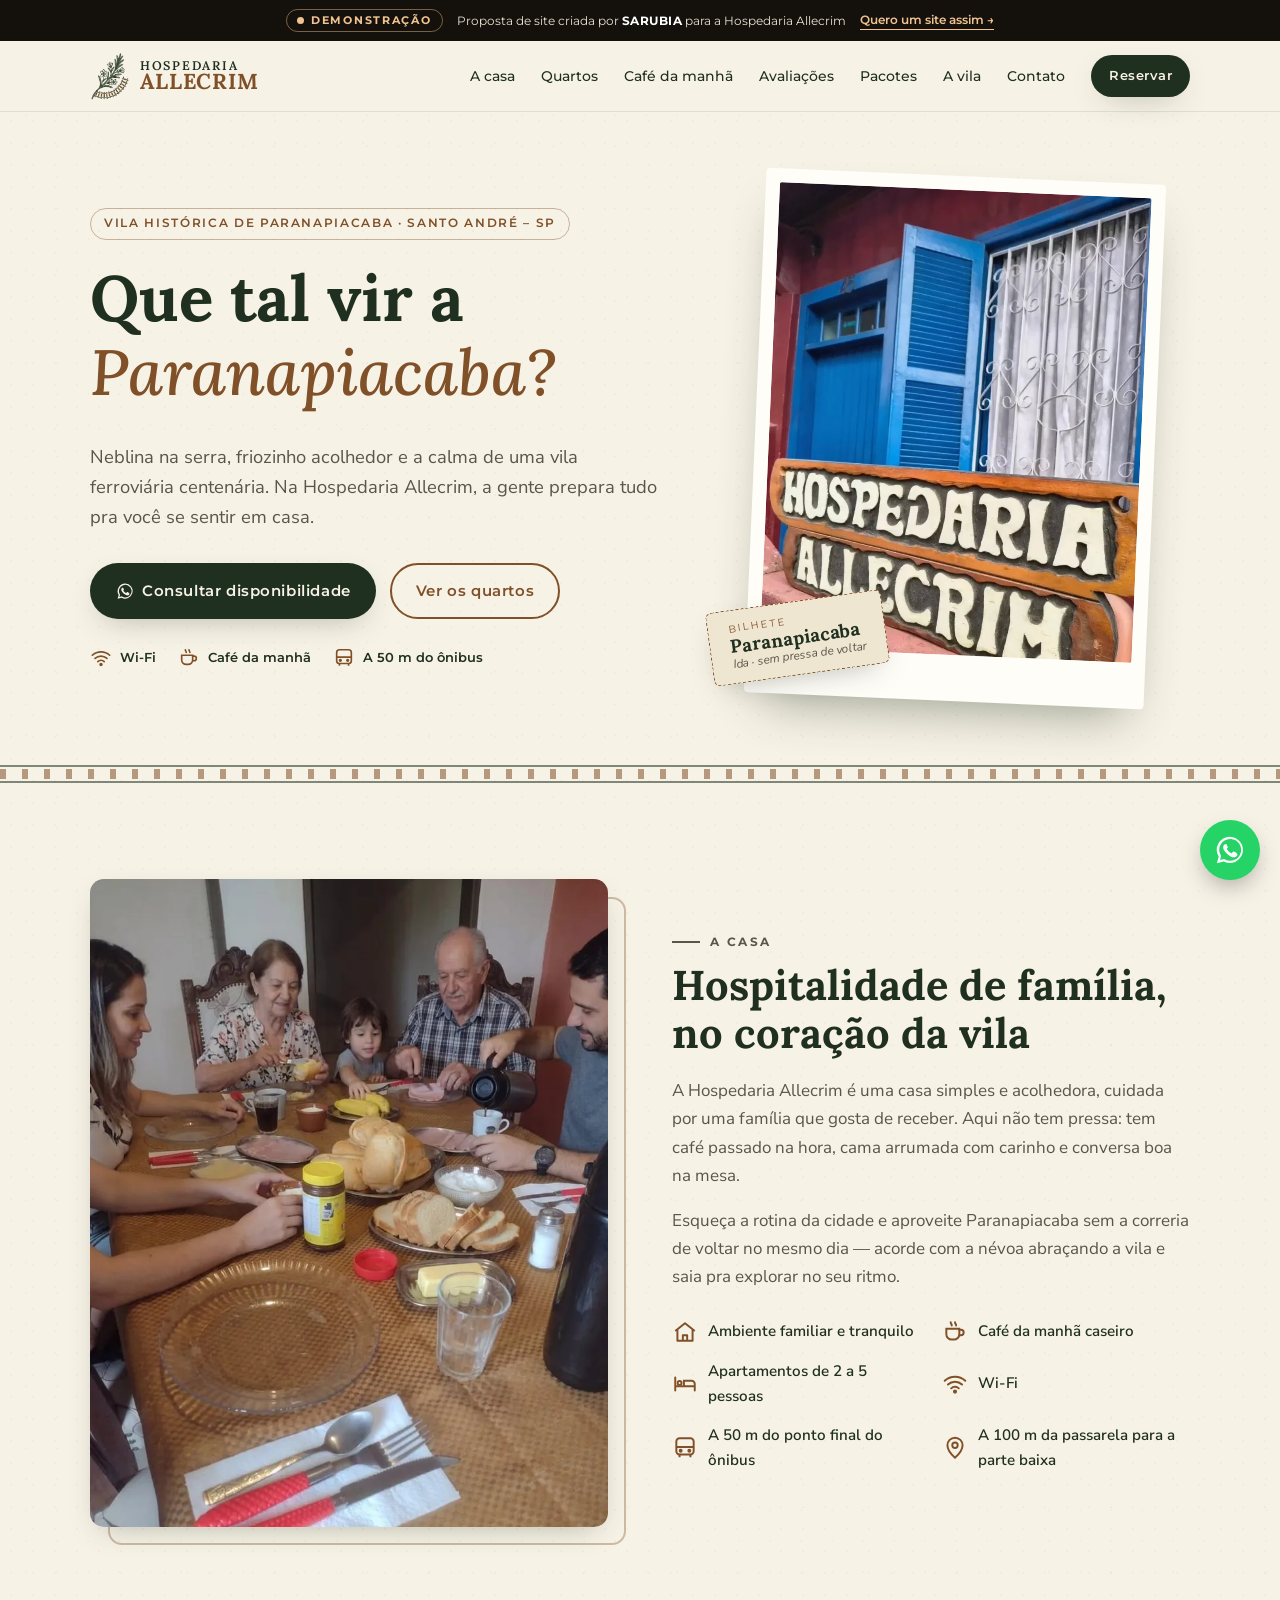
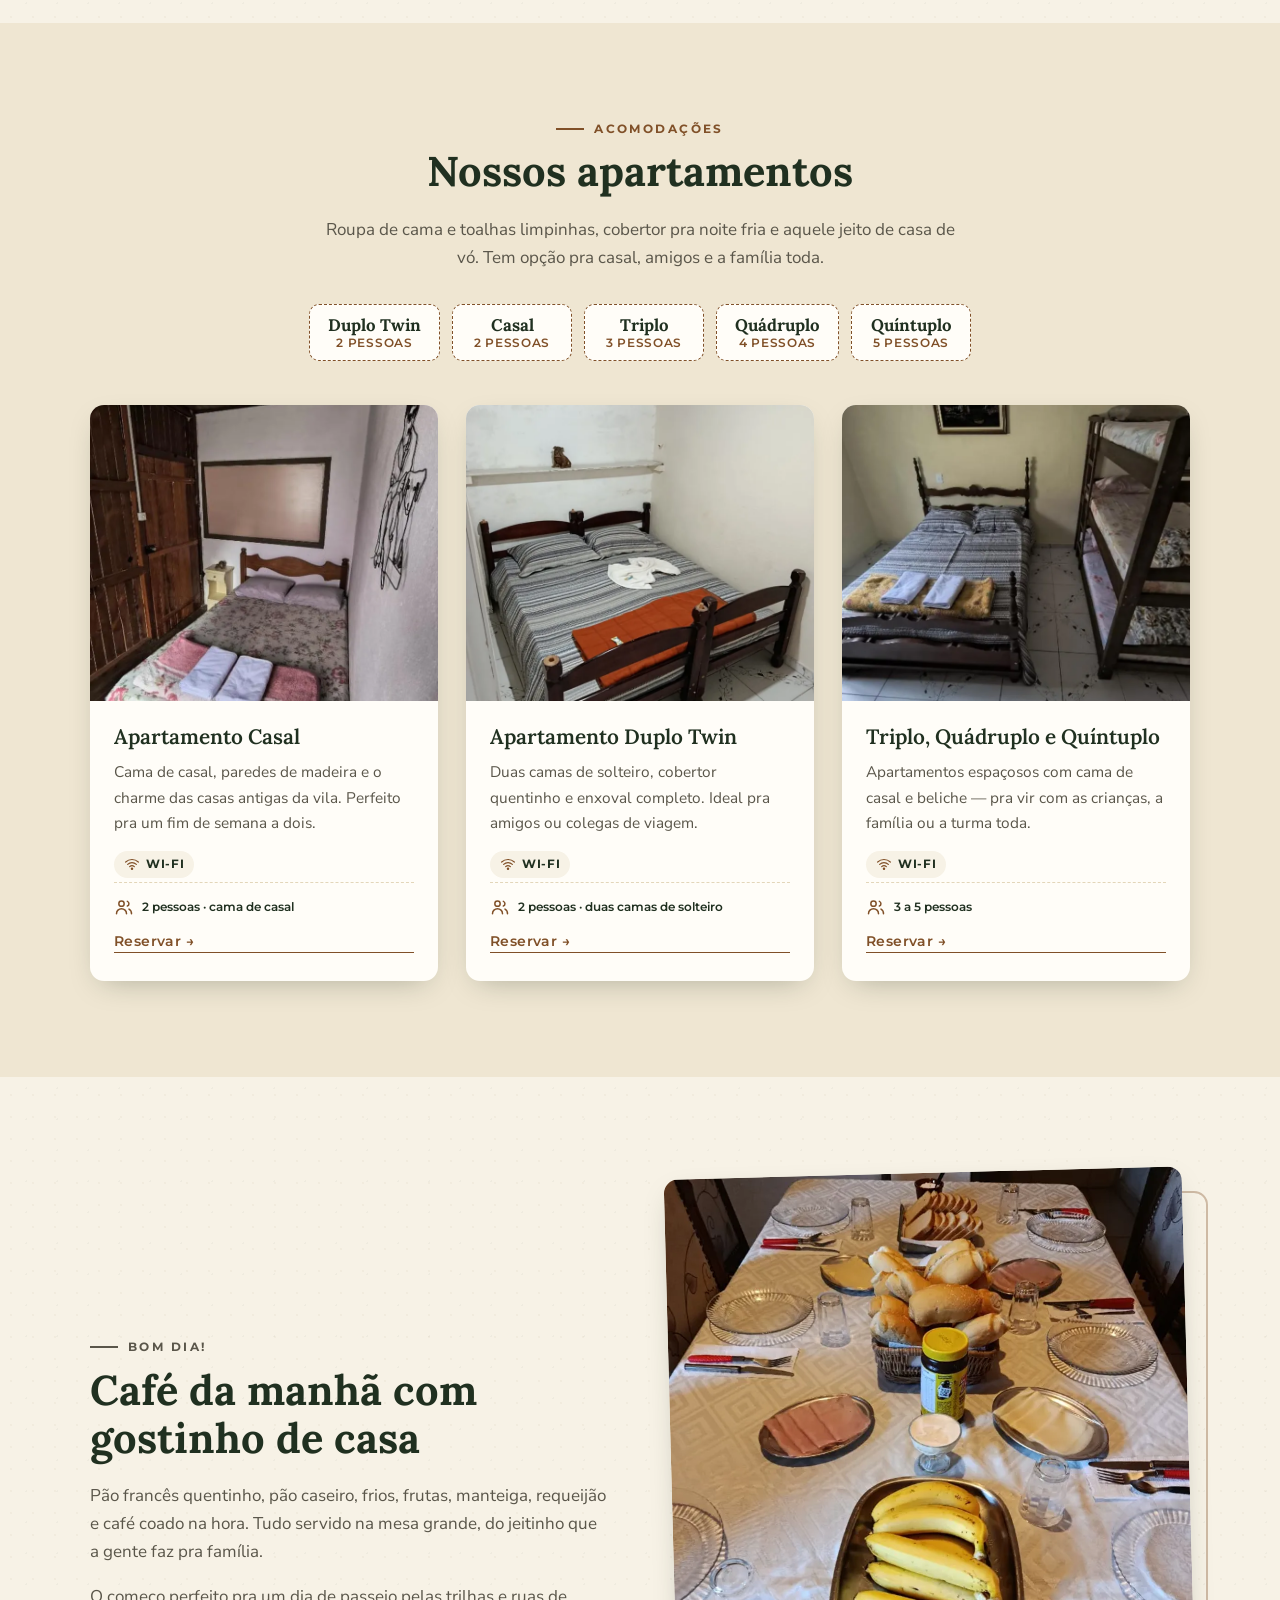
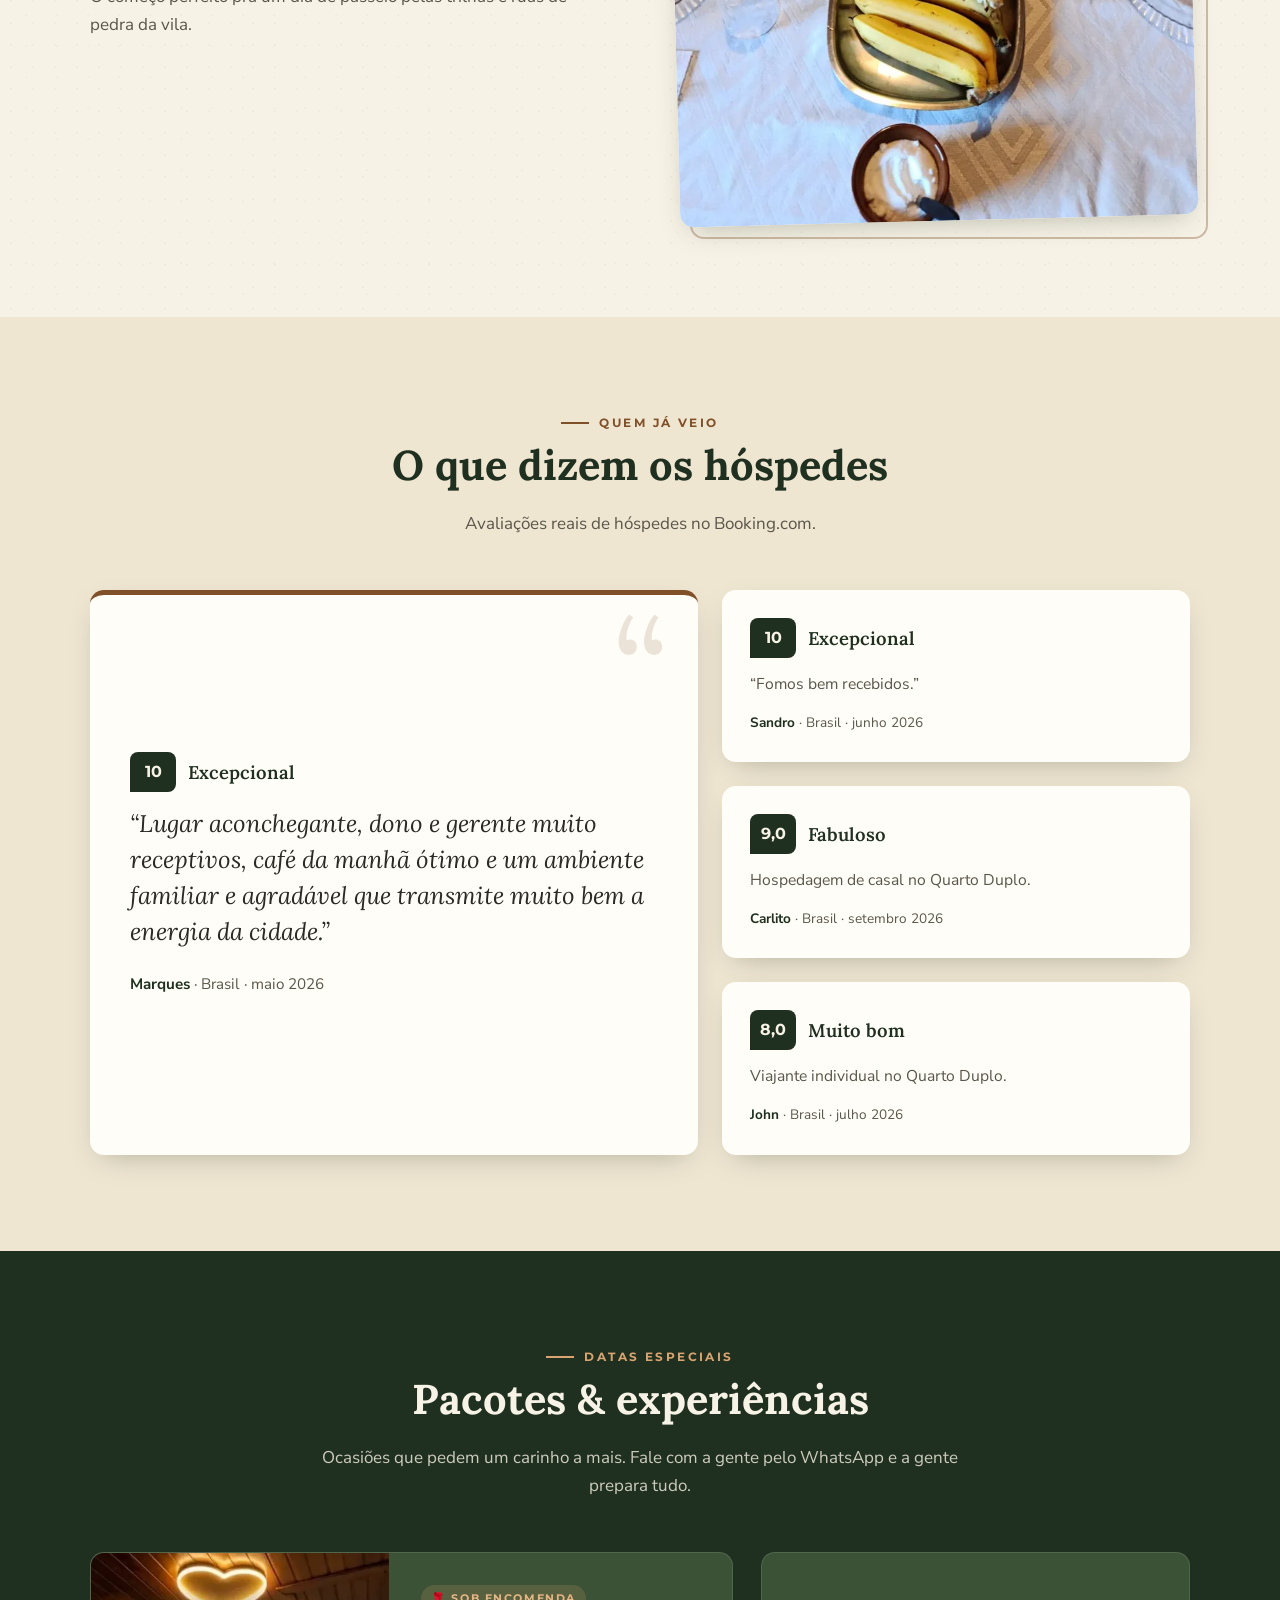
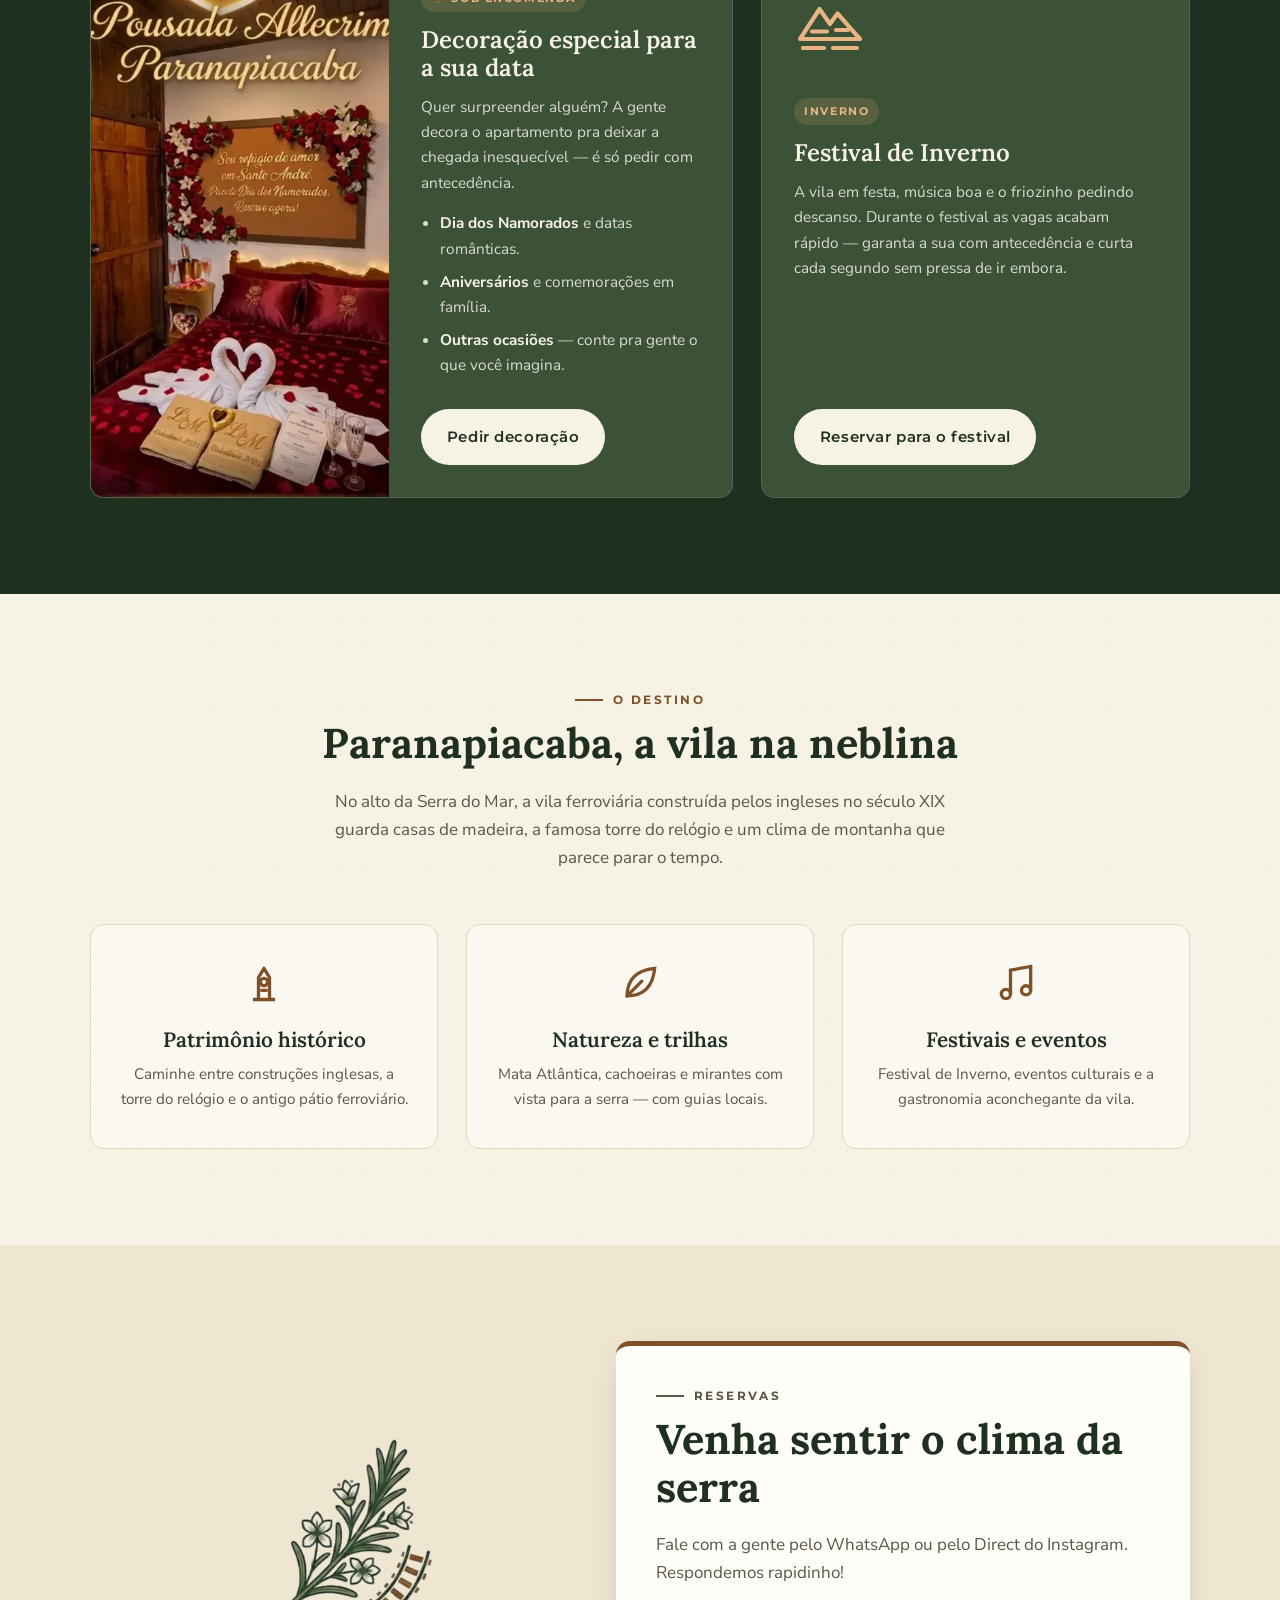
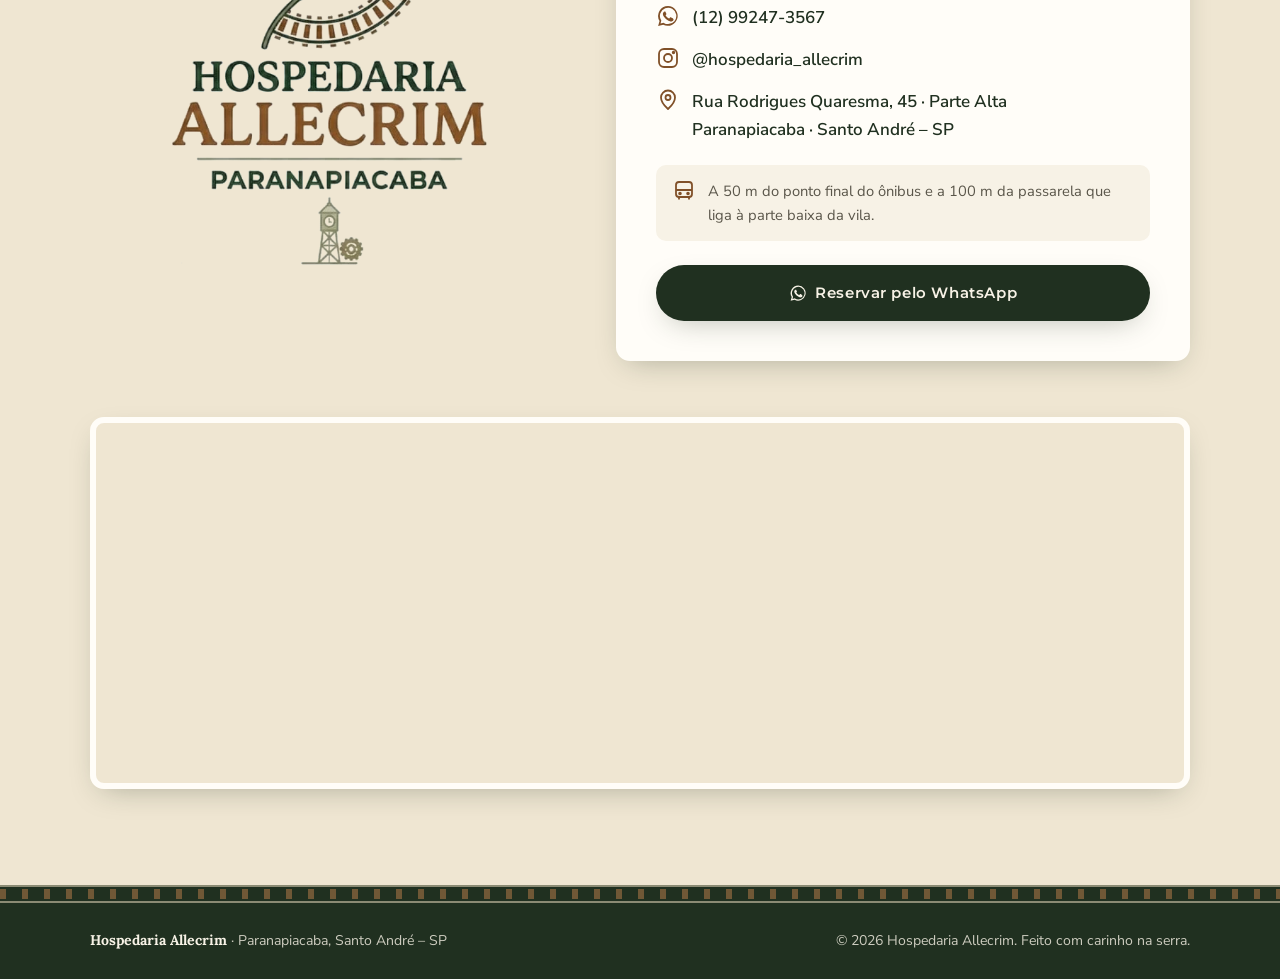
<file: demo/allecrim/index.html>
<!doctype html>
<html lang="pt-BR">
<head>
  <meta charset="utf-8">
  <meta name="viewport" content="width=device-width, initial-scale=1">
  <meta name="robots" content="noindex, nofollow, noarchive, nosnippet">
  <title>Hospedaria Allecrim · Paranapiacaba</title>
  <meta name="description" content="Hospedaria Allecrim: hospedagem aconchegante e familiar na vila histórica de Paranapiacaba, Santo André – SP. Rua Rodrigues Quaresma, 45 (Parte Alta). Apartamentos de 2 a 5 pessoas, Wi-Fi, café da manhã caseiro e decoração especial sob encomenda.">
  <meta property="og:title" content="Hospedaria Allecrim · Paranapiacaba">
  <meta property="og:description" content="Seu refúgio na névoa da vila de Paranapiacaba. Reserve pelo WhatsApp.">
  <meta property="og:image" content="assets/img/fachada.webp">
  <meta name="theme-color" content="#203020">
  <link rel="icon" href="assets/img/emblema.webp" type="image/webp">
  <link rel="preconnect" href="https://fonts.googleapis.com">
  <link rel="preconnect" href="https://fonts.gstatic.com" crossorigin>
  <link href="https://fonts.googleapis.com/css2?family=Lora:ital,wght@0,500;0,600;0,700;1,500&family=Montserrat:wght@500;600;700&family=Nunito+Sans:wght@400;600&display=swap" rel="stylesheet">
  <link rel="stylesheet" href="styles.css?v=6">
</head>
<body>

  <!-- Barra de demonstração (SARUBIA) -->
  <div class="demo-bar" role="note">
    <span class="demo-bar__selo"><span class="demo-bar__ponto"></span>Demonstração</span>
    <span class="demo-bar__texto">Proposta de site criada por <strong>SARUBIA</strong><span class="demo-bar__extra"> para a Hospedaria Allecrim</span></span>
    <a class="demo-bar__cta" href="https://sarubi-ia.com/" target="_blank" rel="noopener">Quero um site assim →</a>
  </div>

  <!-- Cabeçalho -->
  <header class="topo" id="topo">
    <div class="container topo__inner">
      <a href="#inicio" class="marca" aria-label="Hospedaria Allecrim – início">
        <img src="assets/img/emblema.webp" alt="" width="40" height="48">
        <span class="marca__texto">
          <span class="marca__sup">Hospedaria</span>
          <span class="marca__nome">Allecrim</span>
        </span>
      </a>
      <button class="menu-btn" aria-label="Abrir menu" aria-expanded="false" aria-controls="menu">
        <span></span><span></span><span></span>
      </button>
      <nav class="menu" id="menu">
        <a href="#casa">A casa</a>
        <a href="#quartos">Quartos</a>
        <a href="#cafe">Café da manhã</a>
        <a href="#avaliacoes">Avaliações</a>
        <a href="#pacotes">Pacotes</a>
        <a href="#vila">A vila</a>
        <a href="#contato">Contato</a>
        <a class="btn btn--sm btn--verde" data-wa="Olá! Gostaria de fazer uma reserva na Hospedaria Allecrim." href="#">Reservar</a>
      </nav>
    </div>
  </header>

  <main>

    <!-- Hero -->
    <section class="hero" id="inicio">
      <div class="container hero__grid">
        <div class="hero__texto">
          <p class="selo">Vila histórica de Paranapiacaba · Santo André – SP</p>
          <h1>Que tal vir a <em>Paranapiacaba?</em></h1>
          <p class="hero__lead">
            Neblina na serra, friozinho acolhedor e a calma de uma vila ferroviária centenária.
            Na Hospedaria Allecrim, a gente prepara tudo pra você se sentir em casa.
          </p>
          <div class="hero__acoes">
            <a class="btn btn--verde" data-wa="Olá! Gostaria de consultar disponibilidade na Hospedaria Allecrim." href="#">
              <svg aria-hidden="true" viewBox="0 0 24 24"><use href="#i-whats"/></svg>
              Consultar disponibilidade
            </a>
            <a class="btn btn--contorno" href="#quartos">Ver os quartos</a>
          </div>
          <ul class="hero__servicos">
            <li><svg aria-hidden="true" viewBox="0 0 24 24"><use href="#i-wifi"/></svg>Wi-Fi</li>
            <li><svg aria-hidden="true" viewBox="0 0 24 24"><use href="#i-cafe"/></svg>Café da manhã</li>
            <li><svg aria-hidden="true" viewBox="0 0 24 24"><use href="#i-onibus"/></svg>A 50 m do ônibus</li>
          </ul>
        </div>
        <figure class="hero__foto">
          <div class="polaroid">
            <img src="assets/img/fachada.webp" alt="Fachada da Hospedaria Allecrim com a placa de madeira entalhada e janelas azuis" width="695" height="853">
          </div>
          <div class="bilhete" aria-hidden="true">
            <span>Bilhete</span>
            <strong>Paranapiacaba</strong>
            <small>Ida · sem pressa de voltar</small>
          </div>
        </figure>
      </div>
      <div class="trilho" aria-hidden="true"></div>
    </section>

    <!-- A casa -->
    <section class="secao" id="casa">
      <div class="container duas-col">
        <figure class="foto-moldura">
          <img src="assets/img/cafe-familia.webp" alt="Família reunida à mesa do café da manhã na hospedaria" loading="lazy" width="792" height="1000">
        </figure>
        <div>
          <p class="sobretitulo">A casa</p>
          <h2>Hospitalidade de família, no coração da vila</h2>
          <p>
            A Hospedaria Allecrim é uma casa simples e acolhedora, cuidada por uma família que gosta de receber.
            Aqui não tem pressa: tem café passado na hora, cama arrumada com carinho e conversa boa na mesa.
          </p>
          <p>
            Esqueça a rotina da cidade e aproveite Paranapiacaba sem a correria de voltar no mesmo dia —
            acorde com a névoa abraçando a vila e saia pra explorar no seu ritmo.
          </p>
          <ul class="diferenciais">
            <li><svg aria-hidden="true" viewBox="0 0 24 24"><use href="#i-casa"/></svg>Ambiente familiar e tranquilo</li>
            <li><svg aria-hidden="true" viewBox="0 0 24 24"><use href="#i-cafe"/></svg>Café da manhã caseiro</li>
            <li><svg aria-hidden="true" viewBox="0 0 24 24"><use href="#i-cama"/></svg>Apartamentos de 2 a 5 pessoas</li>
            <li><svg aria-hidden="true" viewBox="0 0 24 24"><use href="#i-wifi"/></svg>Wi-Fi</li>
            <li><svg aria-hidden="true" viewBox="0 0 24 24"><use href="#i-onibus"/></svg>A 50 m do ponto final do ônibus</li>
            <li><svg aria-hidden="true" viewBox="0 0 24 24"><use href="#i-pin"/></svg>A 100 m da passarela para a parte baixa</li>
          </ul>
        </div>
      </div>
    </section>

    <!-- Quartos -->
    <section class="secao secao--papel" id="quartos">
      <div class="container">
        <div class="cabecalho-secao">
          <p class="sobretitulo">Acomodações</p>
          <h2>Nossos apartamentos</h2>
          <p>Roupa de cama e toalhas limpinhas, cobertor pra noite fria e aquele jeito de casa de vó. Tem opção pra casal, amigos e a família toda.</p>
        </div>

        <ul class="tipos" aria-label="Tipos de apartamento">
          <li><strong>Duplo Twin</strong><span>2 pessoas</span></li>
          <li><strong>Casal</strong><span>2 pessoas</span></li>
          <li><strong>Triplo</strong><span>3 pessoas</span></li>
          <li><strong>Quádruplo</strong><span>4 pessoas</span></li>
          <li><strong>Quíntuplo</strong><span>5 pessoas</span></li>
        </ul>

        <div class="quartos">
          <article class="quarto">
            <div class="quarto__foto">
              <img src="assets/img/quarto-madeira.webp" alt="Apartamento casal com paredes de madeira e cama com colcha florida" loading="lazy" width="720" height="914">
            </div>
            <div class="quarto__corpo">
              <h3>Apartamento Casal</h3>
              <p>Cama de casal, paredes de madeira e o charme das casas antigas da vila. Perfeito pra um fim de semana a dois.</p>
              <p class="quarto__wifi"><svg aria-hidden="true" viewBox="0 0 24 24"><use href="#i-wifi"/></svg>Wi-Fi</p>
              <p class="quarto__cap"><svg aria-hidden="true" viewBox="0 0 24 24"><use href="#i-pessoas"/></svg>2 pessoas · cama de casal</p>
              <a class="link-seta" data-wa="Olá! Gostaria de reservar um apartamento Casal." href="#">Reservar →</a>
            </div>
          </article>

          <article class="quarto">
            <div class="quarto__foto">
              <img src="assets/img/quarto-casal.webp" alt="Apartamento duplo twin com camas de madeira e colcha listrada" loading="lazy" width="750" height="1000">
            </div>
            <div class="quarto__corpo">
              <h3>Apartamento Duplo Twin</h3>
              <p>Duas camas de solteiro, cobertor quentinho e enxoval completo. Ideal pra amigos ou colegas de viagem.</p>
              <p class="quarto__wifi"><svg aria-hidden="true" viewBox="0 0 24 24"><use href="#i-wifi"/></svg>Wi-Fi</p>
              <p class="quarto__cap"><svg aria-hidden="true" viewBox="0 0 24 24"><use href="#i-pessoas"/></svg>2 pessoas · duas camas de solteiro</p>
              <a class="link-seta" data-wa="Olá! Gostaria de reservar um apartamento Duplo Twin." href="#">Reservar →</a>
            </div>
          </article>

          <article class="quarto">
            <div class="quarto__foto">
              <img src="assets/img/quarto-familia-b.webp" alt="Apartamento para família com cama de casal e beliche triplo" loading="lazy" width="759" height="1000">
            </div>
            <div class="quarto__corpo">
              <h3>Triplo, Quádruplo e Quíntuplo</h3>
              <p>Apartamentos espaçosos com cama de casal e beliche — pra vir com as crianças, a família ou a turma toda.</p>
              <p class="quarto__wifi"><svg aria-hidden="true" viewBox="0 0 24 24"><use href="#i-wifi"/></svg>Wi-Fi</p>
              <p class="quarto__cap"><svg aria-hidden="true" viewBox="0 0 24 24"><use href="#i-pessoas"/></svg>3 a 5 pessoas</p>
              <a class="link-seta" data-wa="Olá! Gostaria de reservar um apartamento para família/grupo. Somos ___ pessoas." href="#">Reservar →</a>
            </div>
          </article>
        </div>
      </div>
    </section>

    <!-- Café da manhã -->
    <section class="secao" id="cafe">
      <div class="container duas-col duas-col--inv">
        <div>
          <p class="sobretitulo">Bom dia!</p>
          <h2>Café da manhã com gostinho de casa</h2>
          <p>
            Pão francês quentinho, pão caseiro, frios, frutas, manteiga, requeijão e café coado na hora.
            Tudo servido na mesa grande, do jeitinho que a gente faz pra família.
          </p>
          <p>O começo perfeito pra um dia de passeio pelas trilhas e ruas de pedra da vila.</p>
        </div>
        <figure class="foto-moldura foto-moldura--inclinada">
          <img src="assets/img/cafe-mesa.webp" alt="Mesa de café da manhã posta com pães, frios, bananas e requeijão" loading="lazy" width="750" height="1000">
        </figure>
      </div>
    </section>

    <!-- Avaliações -->
    <section class="secao secao--papel" id="avaliacoes">
      <div class="container">
        <div class="cabecalho-secao">
          <p class="sobretitulo">Quem já veio</p>
          <h2>O que dizem os hóspedes</h2>
          <p>Avaliações reais de hóspedes no Booking.com.</p>
        </div>

        <div class="avaliacoes">
          <figure class="avaliacao avaliacao--destaque">
            <div class="avaliacao__topo">
              <span class="avaliacao__nota">10</span>
              <span class="avaliacao__rotulo">Excepcional</span>
            </div>
            <blockquote>“Lugar aconchegante, dono e gerente muito receptivos, café da manhã ótimo e um ambiente familiar e agradável que transmite muito bem a energia da cidade.”</blockquote>
            <figcaption><strong>Marques</strong> · Brasil · maio 2026</figcaption>
          </figure>

          <figure class="avaliacao">
            <div class="avaliacao__topo">
              <span class="avaliacao__nota">10</span>
              <span class="avaliacao__rotulo">Excepcional</span>
            </div>
            <blockquote>“Fomos bem recebidos.”</blockquote>
            <figcaption><strong>Sandro</strong> · Brasil · junho 2026</figcaption>
          </figure>

          <figure class="avaliacao">
            <div class="avaliacao__topo">
              <span class="avaliacao__nota">9,0</span>
              <span class="avaliacao__rotulo">Fabuloso</span>
            </div>
            <blockquote>Hospedagem de casal no Quarto Duplo.</blockquote>
            <figcaption><strong>Carlito</strong> · Brasil · setembro 2026</figcaption>
          </figure>

          <figure class="avaliacao">
            <div class="avaliacao__topo">
              <span class="avaliacao__nota">8,0</span>
              <span class="avaliacao__rotulo">Muito bom</span>
            </div>
            <blockquote>Viajante individual no Quarto Duplo.</blockquote>
            <figcaption><strong>John</strong> · Brasil · julho 2026</figcaption>
          </figure>
        </div>
      </div>
    </section>

    <!-- Pacotes -->
    <section class="secao secao--verde" id="pacotes">
      <div class="container">
        <div class="cabecalho-secao cabecalho-secao--claro">
          <p class="sobretitulo">Datas especiais</p>
          <h2>Pacotes & experiências</h2>
          <p>Ocasiões que pedem um carinho a mais. Fale com a gente pelo WhatsApp e a gente prepara tudo.</p>
        </div>

        <div class="pacotes">
          <article class="pacote pacote--destaque">
            <img src="assets/img/quarto-romantico.webp" alt="Quarto decorado para casal com pétalas de rosa, cisnes de toalha e espumante" loading="lazy" width="694" height="800">
            <div class="pacote__corpo">
              <span class="etiqueta">🌹 Sob encomenda</span>
              <h3>Decoração especial para a sua data</h3>
              <p>Quer surpreender alguém? A gente decora o apartamento pra deixar a chegada inesquecível — é só pedir com antecedência.</p>
              <ul>
                <li><strong>Dia dos Namorados</strong> e datas românticas.</li>
                <li><strong>Aniversários</strong> e comemorações em família.</li>
                <li><strong>Outras ocasiões</strong> — conte pra gente o que você imagina.</li>
              </ul>
              <a class="btn btn--creme" data-wa="Olá! Gostaria de encomendar uma decoração especial para a minha hospedagem." href="#">Pedir decoração</a>
            </div>
          </article>

          <article class="pacote">
            <div class="pacote__icone" aria-hidden="true"><svg viewBox="0 0 24 24"><use href="#i-serra"/></svg></div>
            <div class="pacote__corpo">
              <span class="etiqueta">Inverno</span>
              <h3>Festival de Inverno</h3>
              <p>
                A vila em festa, música boa e o friozinho pedindo descanso. Durante o festival as vagas acabam rápido —
                garanta a sua com antecedência e curta cada segundo sem pressa de ir embora.
              </p>
              <a class="btn btn--creme" data-wa="Olá! Gostaria de reservar para o Festival de Inverno de Paranapiacaba." href="#">Reservar para o festival</a>
            </div>
          </article>
        </div>
      </div>
    </section>

    <!-- A vila -->
    <section class="secao" id="vila">
      <div class="container vila">
        <div class="cabecalho-secao">
          <p class="sobretitulo">O destino</p>
          <h2>Paranapiacaba, a vila na neblina</h2>
          <p>
            No alto da Serra do Mar, a vila ferroviária construída pelos ingleses no século XIX guarda casas de madeira,
            a famosa torre do relógio e um clima de montanha que parece parar o tempo.
          </p>
        </div>
        <ul class="atracoes">
          <li>
            <svg aria-hidden="true" viewBox="0 0 24 24"><use href="#i-relogio"/></svg>
            <h3>Patrimônio histórico</h3>
            <p>Caminhe entre construções inglesas, a torre do relógio e o antigo pátio ferroviário.</p>
          </li>
          <li>
            <svg aria-hidden="true" viewBox="0 0 24 24"><use href="#i-folha"/></svg>
            <h3>Natureza e trilhas</h3>
            <p>Mata Atlântica, cachoeiras e mirantes com vista para a serra — com guias locais.</p>
          </li>
          <li>
            <svg aria-hidden="true" viewBox="0 0 24 24"><use href="#i-musica"/></svg>
            <h3>Festivais e eventos</h3>
            <p>Festival de Inverno, eventos culturais e a gastronomia aconchegante da vila.</p>
          </li>
        </ul>
      </div>
    </section>

    <!-- Contato -->
    <section class="secao secao--papel" id="contato">
      <div class="container contato">
        <div class="contato__texto">
          <img class="contato__logo" src="assets/img/logo.webp" alt="Logotipo Hospedaria Allecrim Paranapiacaba" loading="lazy" width="480" height="635">
        </div>
        <div class="contato__card">
          <p class="sobretitulo">Reservas</p>
          <h2>Venha sentir o clima da serra</h2>
          <p>Fale com a gente pelo WhatsApp ou pelo Direct do Instagram. Respondemos rapidinho!</p>
          <ul class="contato__lista">
            <li>
              <svg aria-hidden="true" viewBox="0 0 24 24"><use href="#i-whats"/></svg>
              <a data-wa="Olá! Gostaria de fazer uma reserva na Hospedaria Allecrim." href="#">(12) 99247-3567</a>
            </li>
            <li>
              <svg aria-hidden="true" viewBox="0 0 24 24"><use href="#i-insta"/></svg>
              <a href="https://www.instagram.com/hospedaria_allecrim/" target="_blank" rel="noopener">@hospedaria_allecrim</a>
            </li>
            <li>
              <svg aria-hidden="true" viewBox="0 0 24 24"><use href="#i-pin"/></svg>
              <a href="https://www.google.com/maps/search/?api=1&query=Rua+Rodrigues+Quaresma,+45,+Paranapiacaba,+Santo+Andr%C3%A9+-+SP" target="_blank" rel="noopener">Rua Rodrigues Quaresma, 45 · Parte Alta<br>Paranapiacaba · Santo André – SP</a>
            </li>
          </ul>
          <p class="contato__como-chegar">
            <svg aria-hidden="true" viewBox="0 0 24 24"><use href="#i-onibus"/></svg>
            <span>A 50 m do ponto final do ônibus e a 100 m da passarela que liga à parte baixa da vila.</span>
          </p>
          <a class="btn btn--verde btn--largo" data-wa="Olá! Gostaria de fazer uma reserva na Hospedaria Allecrim." href="#">
            <svg aria-hidden="true" viewBox="0 0 24 24"><use href="#i-whats"/></svg>
            Reservar pelo WhatsApp
          </a>
        </div>
      </div>
      <div class="container">
        <div class="mapa">
          <iframe title="Mapa: Rua Rodrigues Quaresma, 45, Paranapiacaba" src="https://maps.google.com/maps?q=Rua+Rodrigues+Quaresma,+45,+Paranapiacaba,+Santo+Andr%C3%A9+-+SP&z=16&output=embed" loading="lazy" referrerpolicy="no-referrer-when-downgrade"></iframe>
        </div>
      </div>
    </section>

  </main>

  <footer class="rodape">
    <div class="trilho trilho--claro" aria-hidden="true"></div>
    <div class="container rodape__inner">
      <p><strong>Hospedaria Allecrim</strong> · Paranapiacaba, Santo André – SP</p>
      <p>© <span id="ano">2026</span> Hospedaria Allecrim. Feito com carinho na serra.</p>
    </div>
  </footer>

  <!-- Botão flutuante WhatsApp -->
  <a class="whats-flutuante" data-wa="Olá! Gostaria de fazer uma reserva na Hospedaria Allecrim." href="#" aria-label="Falar no WhatsApp">
    <svg aria-hidden="true" viewBox="0 0 24 24"><use href="#i-whats"/></svg>
  </a>

  <!-- Ícones -->
  <svg width="0" height="0" style="position:absolute" aria-hidden="true">
    <symbol id="i-whats" viewBox="0 0 24 24"><path fill="currentColor" d="M12.04 2a9.9 9.9 0 0 0-8.5 15l-1.4 5 5.1-1.3A9.9 9.9 0 1 0 12.04 2Zm0 18.1a8.2 8.2 0 0 1-4.2-1.2l-.3-.2-3 .8.8-3-.2-.3a8.2 8.2 0 1 1 6.9 3.9Zm4.5-6.1c-.2-.1-1.5-.7-1.7-.8-.2-.1-.4-.1-.6.1l-.8 1c-.1.2-.3.2-.5.1a6.7 6.7 0 0 1-3.3-2.9c-.2-.4.2-.4.7-1.3.1-.2 0-.3 0-.4l-.8-1.8c-.2-.5-.4-.4-.6-.4h-.5a1 1 0 0 0-.7.3 3 3 0 0 0-.9 2.2 5.2 5.2 0 0 0 1.1 2.7 11.8 11.8 0 0 0 4.5 4c1.7.7 2.3.8 3.2.6.5-.1 1.5-.6 1.7-1.2.2-.6.2-1.1.2-1.2l-.5-.3Z"/></symbol>
    <symbol id="i-insta" viewBox="0 0 24 24"><g fill="none" stroke="currentColor" stroke-width="1.8"><rect x="3" y="3" width="18" height="18" rx="5"/><circle cx="12" cy="12" r="4"/><circle cx="17.5" cy="6.5" r=".8" fill="currentColor"/></g></symbol>
    <symbol id="i-pin" viewBox="0 0 24 24"><g fill="none" stroke="currentColor" stroke-width="1.8" stroke-linejoin="round"><path d="M12 21s-7-6.2-7-11.5a7 7 0 0 1 14 0C19 14.8 12 21 12 21Z"/><circle cx="12" cy="9.5" r="2.5"/></g></symbol>
    <symbol id="i-casa" viewBox="0 0 24 24"><g fill="none" stroke="currentColor" stroke-width="1.8" stroke-linejoin="round"><path d="M3 11 12 4l9 7"/><path d="M5 10v10h14V10"/><path d="M10 20v-5h4v5"/></g></symbol>
    <symbol id="i-cafe" viewBox="0 0 24 24"><g fill="none" stroke="currentColor" stroke-width="1.8" stroke-linecap="round"><path d="M4 9h12v5a5 5 0 0 1-5 5H9a5 5 0 0 1-5-5V9Z"/><path d="M16 10h1.5a2.5 2.5 0 0 1 0 5H16"/><path d="M8 3c0 1.5 1 1.5 1 3M12 3c0 1.5 1 1.5 1 3"/></g></symbol>
    <symbol id="i-cama" viewBox="0 0 24 24"><g fill="none" stroke="currentColor" stroke-width="1.8" stroke-linecap="round"><path d="M3 18V6M3 14h18v4M21 14v-2a3 3 0 0 0-3-3h-7v5"/><circle cx="7" cy="11" r="1.8"/></g></symbol>
    <symbol id="i-pessoas" viewBox="0 0 24 24"><g fill="none" stroke="currentColor" stroke-width="1.8" stroke-linecap="round"><circle cx="9" cy="8" r="3.2"/><path d="M3 20a6 6 0 0 1 12 0"/><path d="M16 5.2a3 3 0 0 1 0 5.6M18 14.5a6 6 0 0 1 3 5.5"/></g></symbol>
    <symbol id="i-relogio" viewBox="0 0 24 24"><g fill="none" stroke="currentColor" stroke-width="1.8" stroke-linejoin="round"><path d="M9 21V9l3-5 3 5v12"/><circle cx="12" cy="11.5" r="2"/><path d="M6 21h12M10 16h4"/></g></symbol>
    <symbol id="i-folha" viewBox="0 0 24 24"><g fill="none" stroke="currentColor" stroke-width="1.8" stroke-linecap="round"><path d="M5 19C5 10 10 5 20 4c-1 10-6 15-15 15Z"/><path d="M5 19 13 11"/></g></symbol>
    <symbol id="i-serra" viewBox="0 0 24 24"><g fill="none" stroke="currentColor" stroke-width="1.4" stroke-linecap="round" stroke-linejoin="round"><path d="M2 18 8.5 8l3.5 5 2.5-3.5L22 18Z"/><path d="M3 21h7M13 21h8M6 15.5h5M14 15h4"/></g></symbol>
    <symbol id="i-wifi" viewBox="0 0 24 24"><g fill="none" stroke="currentColor" stroke-width="1.8" stroke-linecap="round"><path d="M2.5 9a14 14 0 0 1 19 0M5.5 12.5a9.5 9.5 0 0 1 13 0M8.5 16a5 5 0 0 1 7 0"/><circle cx="12" cy="19" r="1" fill="currentColor"/></g></symbol>
    <symbol id="i-onibus" viewBox="0 0 24 24"><g fill="none" stroke="currentColor" stroke-width="1.8" stroke-linejoin="round"><rect x="4" y="3" width="16" height="15" rx="3"/><path d="M4 11h16M7 18v2.5M17 18v2.5"/><circle cx="8" cy="14.5" r=".9" fill="currentColor"/><circle cx="16" cy="14.5" r=".9" fill="currentColor"/></g></symbol>
    <symbol id="i-musica" viewBox="0 0 24 24"><g fill="none" stroke="currentColor" stroke-width="1.8"><path d="M9 18V5l11-2v13"/><circle cx="6.5" cy="18" r="2.5"/><circle cx="17.5" cy="16" r="2.5"/></g></symbol>
  </svg>

  <script src="script.js?v=6"></script>
</body>
</html>
</file>
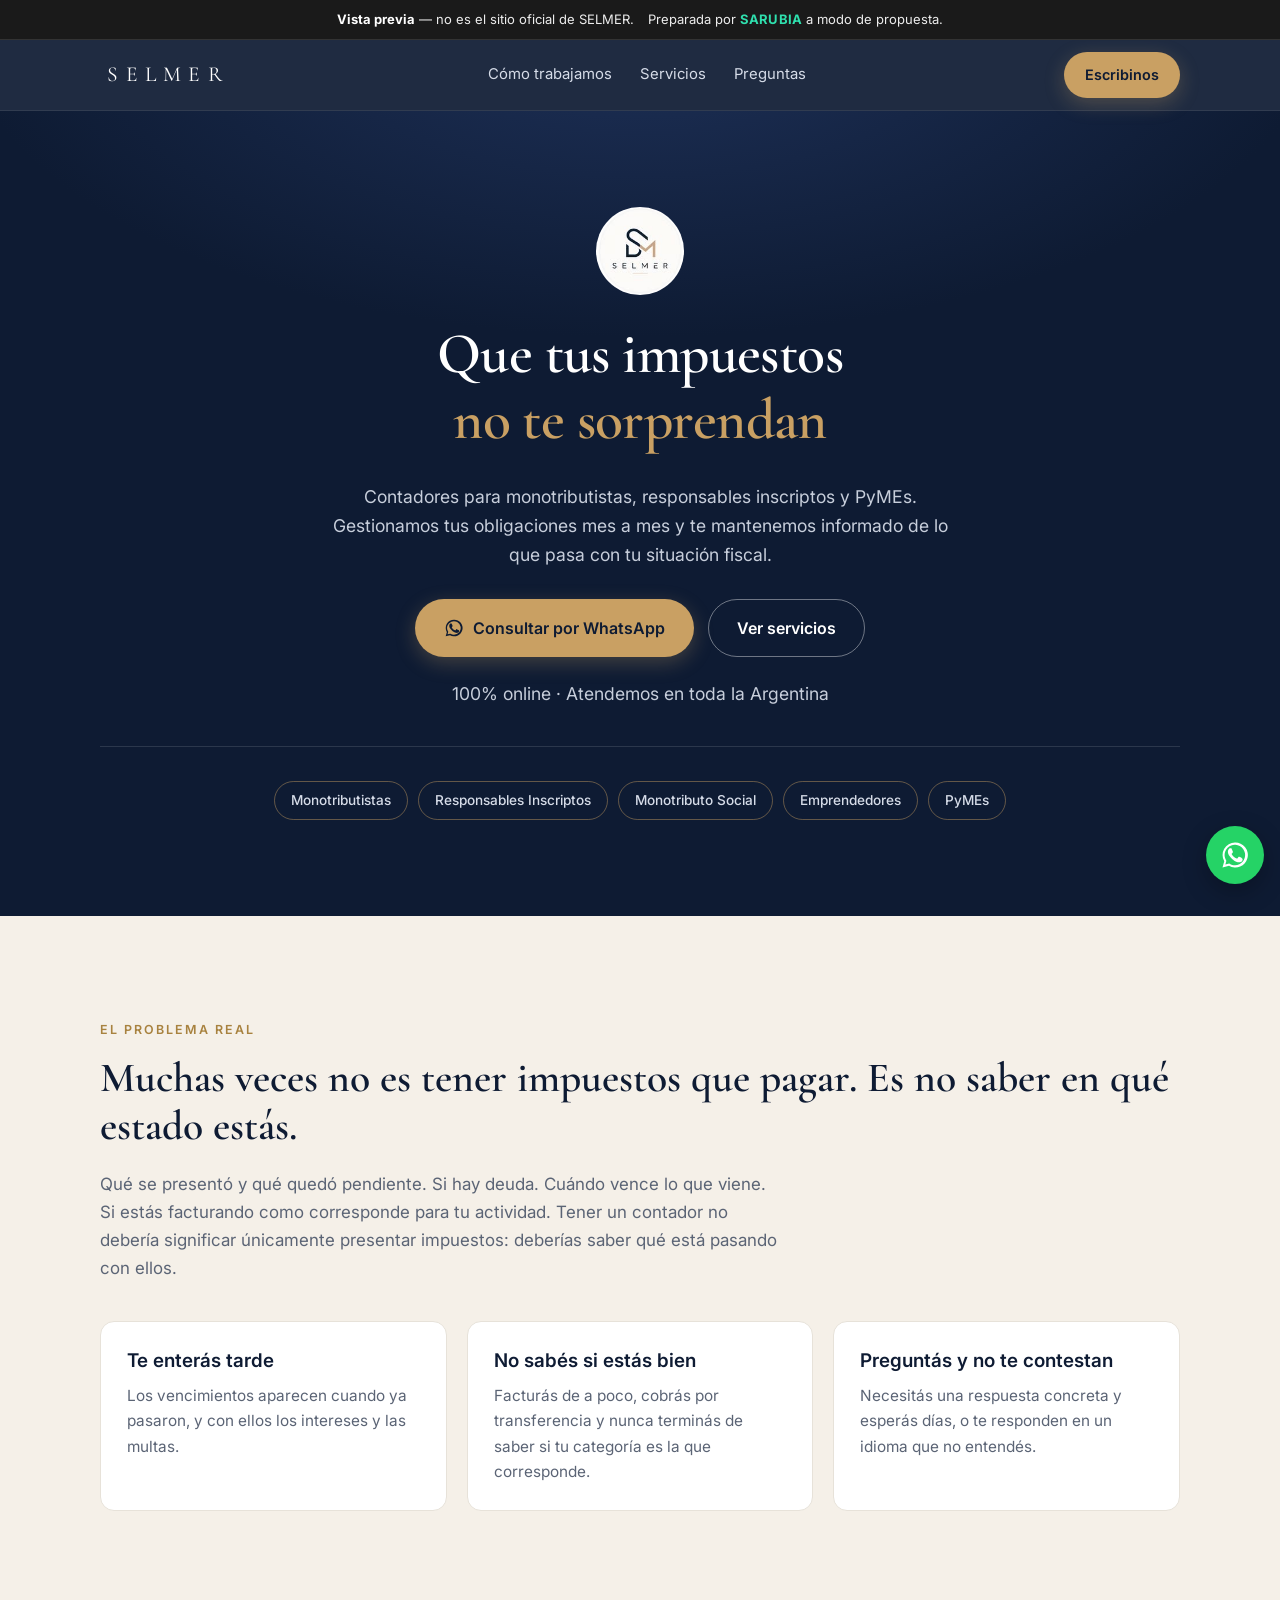
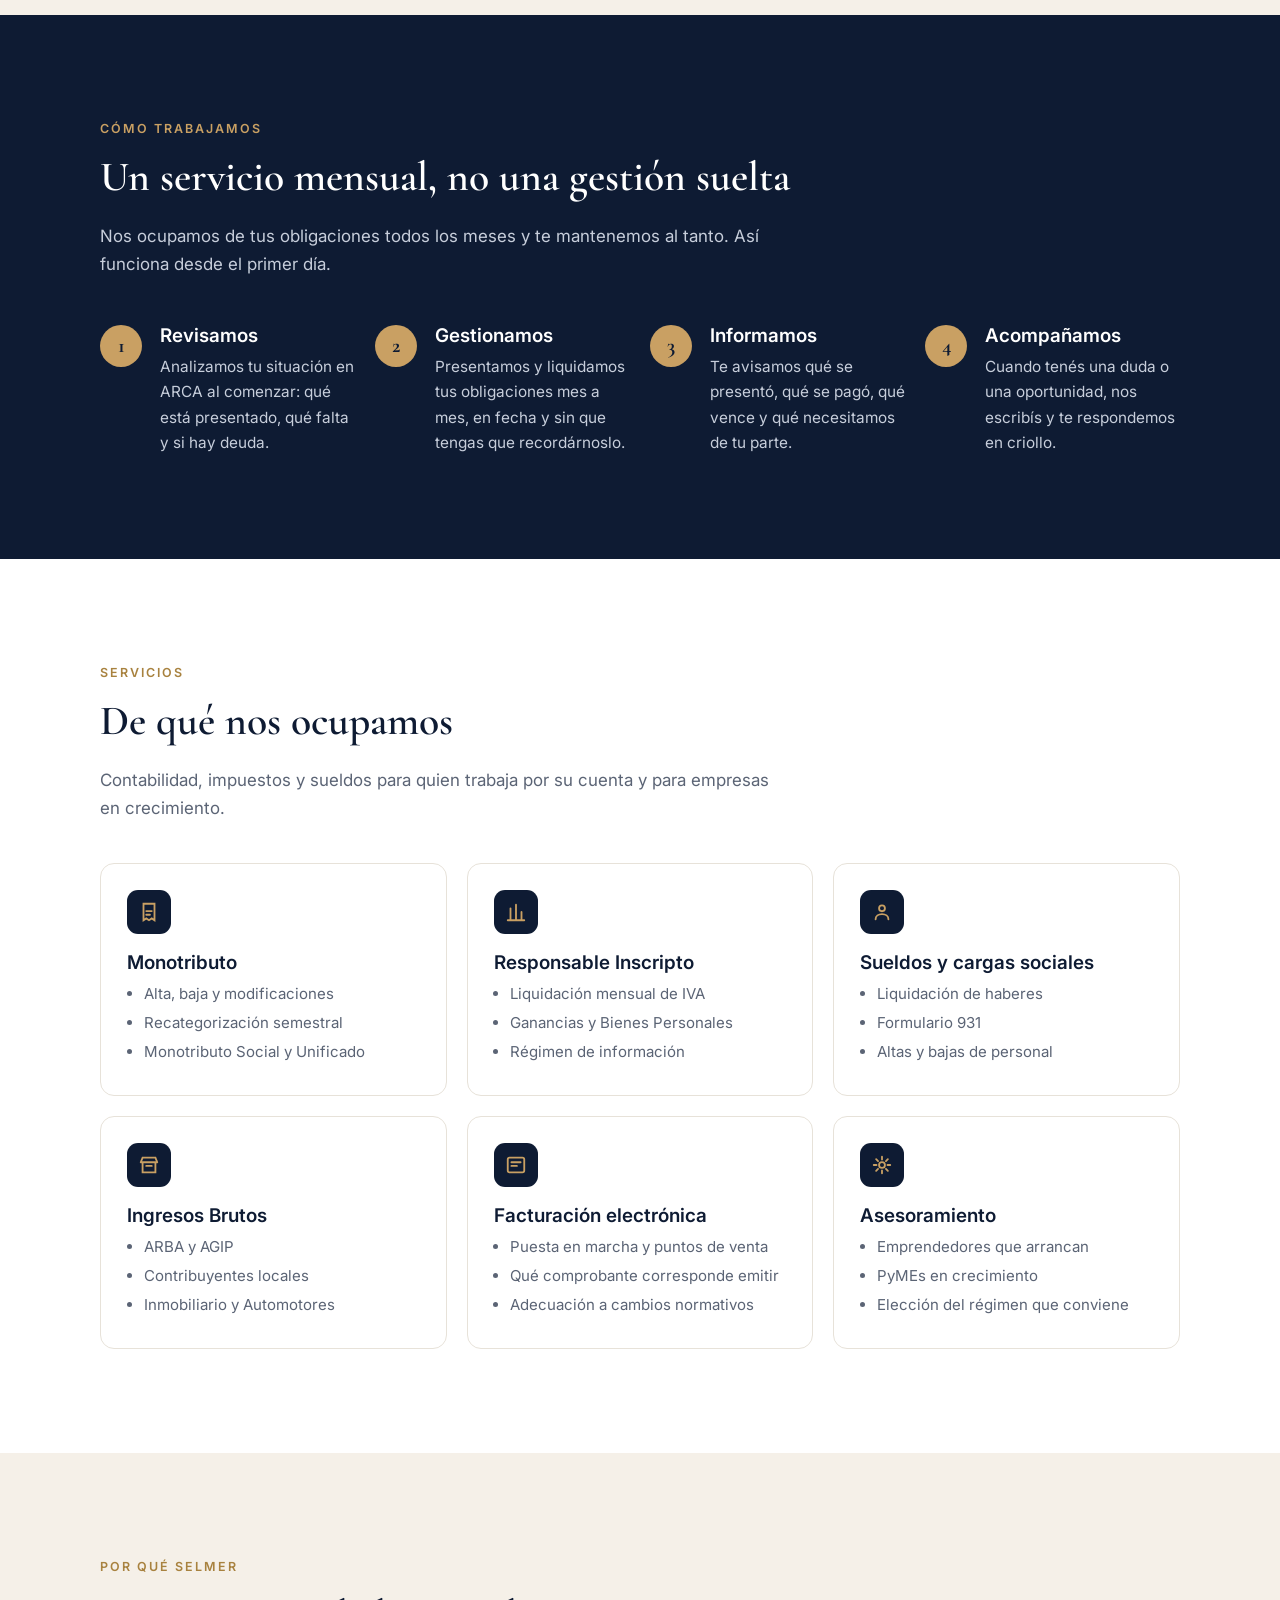
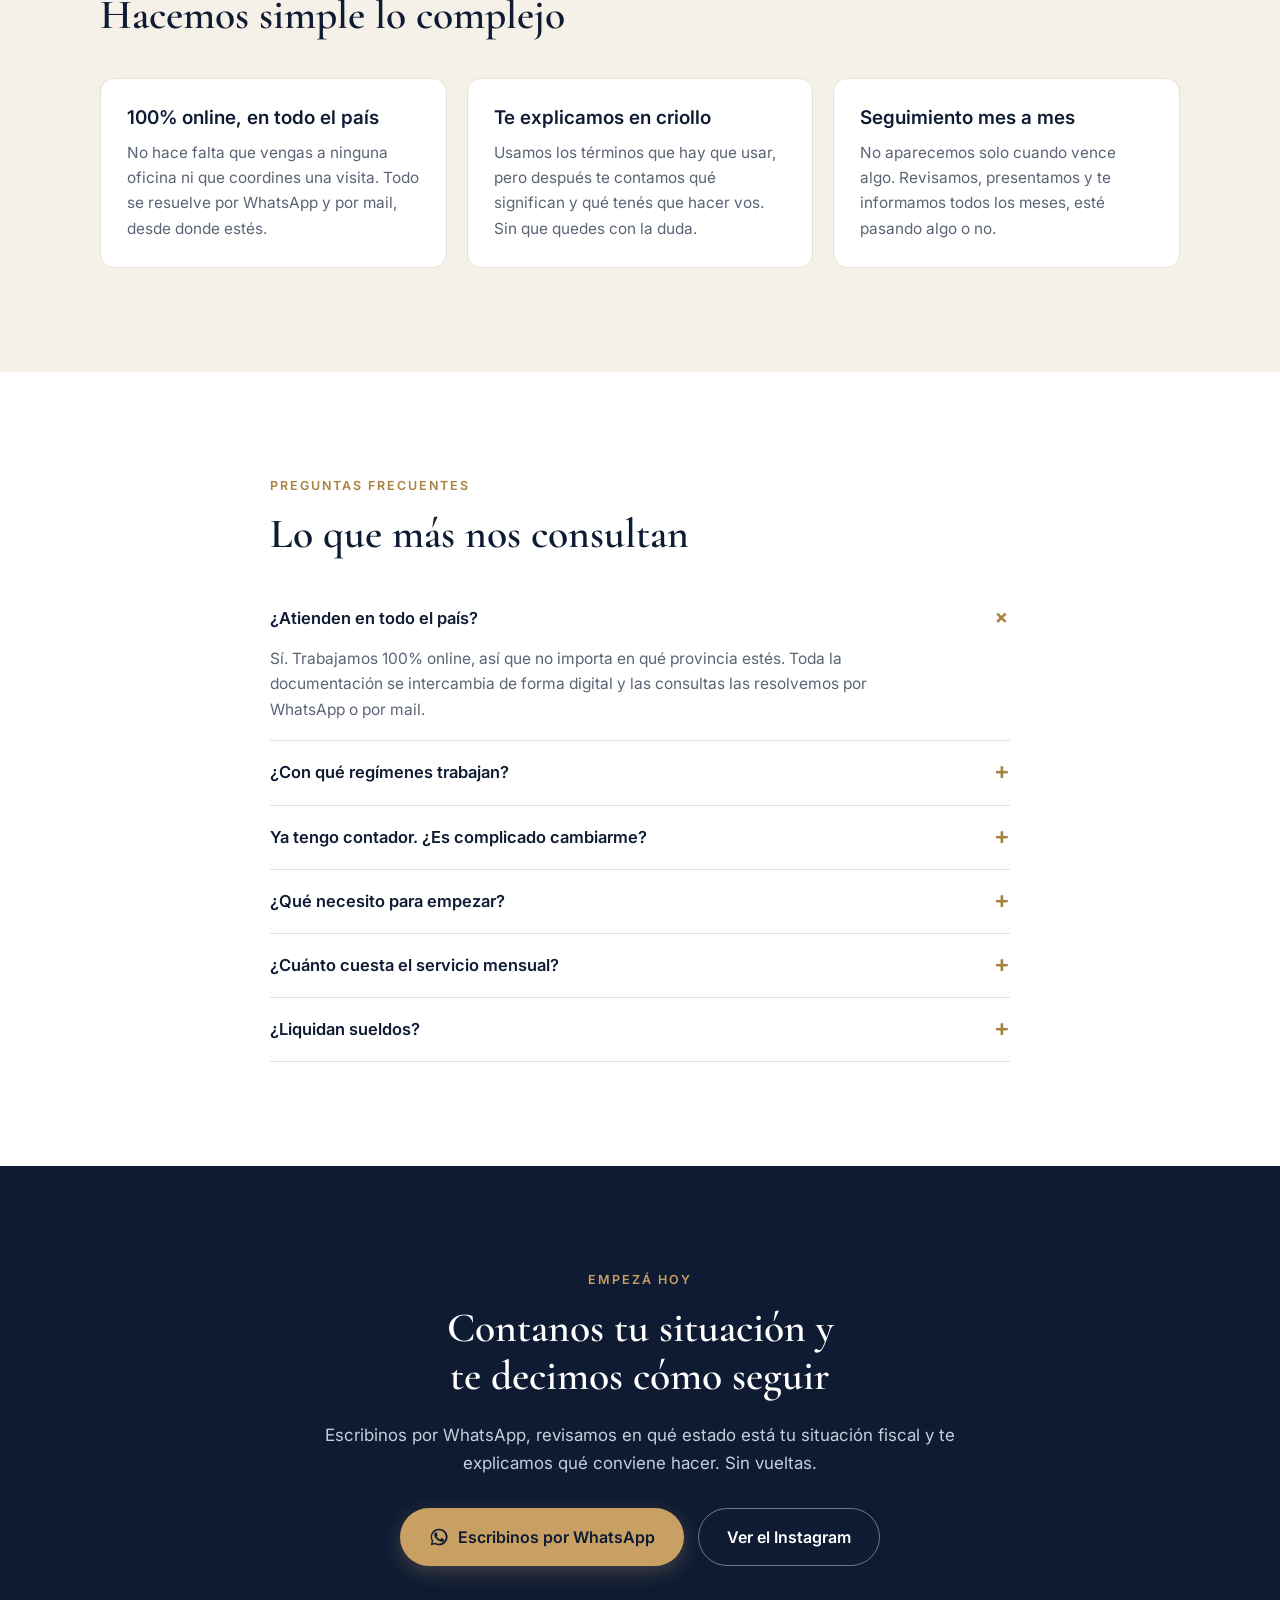
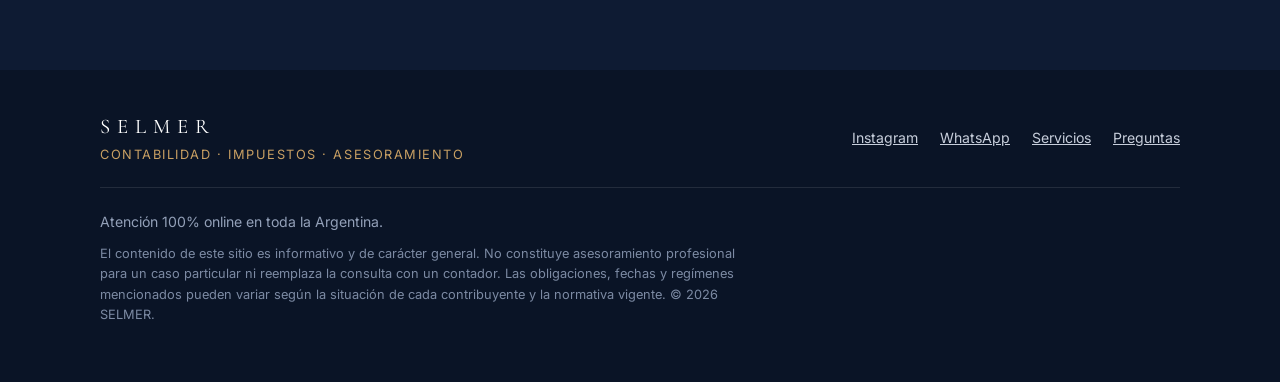
<file: demo/selmer/index.html>
<!doctype html>
<html lang="es-AR">
<head>
<meta charset="utf-8">
<meta name="viewport" content="width=device-width, initial-scale=1">

<!-- Vista previa privada: fuera de buscadores, fuera del sitemap y sin enlaces entrantes. -->
<meta name="robots" content="noindex, nofollow, noarchive, nosnippet">
<meta name="googlebot" content="noindex, nofollow">

<title>SELMER | Contadores &amp; Impuestos — Monotributo, ARCA y PyMEs</title>
<meta name="description" content="Estudio contable 100% online. Gestionamos monotributo, responsable inscripto, ARCA, ARBA e IVA mes a mes y te mantenemos informado. Escribinos por WhatsApp.">
<meta property="og:title" content="SELMER | Contadores &amp; Impuestos">
<meta property="og:description" content="Que tus impuestos no te sorprendan. Servicio contable e impositivo mensual, 100% online, en toda la Argentina.">
<meta property="og:type" content="website">
<link rel="preconnect" href="https://fonts.googleapis.com">
<link rel="preconnect" href="https://fonts.gstatic.com" crossorigin>
<link href="https://fonts.googleapis.com/css2?family=Cormorant+Garamond:wght@300;400;600&family=Inter:wght@400;500;600;700&display=swap" rel="stylesheet">
<style>
:root{
  --navy:#0E1B33; --navy-2:#16274A; --navy-3:#1E3159;
  --gold:#C9A063; --gold-dark:#A8823F;
  --cream:#F5F0E8; --white:#fff; --ink:#0E1B33; --muted:#5B6475;
  --radius:14px; --maxw:1120px;
}
*{box-sizing:border-box}
html{scroll-behavior:smooth}
body{margin:0;font-family:Inter,system-ui,-apple-system,"Segoe UI",sans-serif;color:var(--ink);background:var(--white);line-height:1.65;-webkit-font-smoothing:antialiased}
h1,h2,h3{font-family:"Cormorant Garamond",Georgia,serif;font-weight:600;line-height:1.15;margin:0 0 .5em}
h1{font-size:clamp(2.1rem,6vw,3.6rem);letter-spacing:-.01em}
h2{font-size:clamp(1.7rem,4.2vw,2.6rem)}
h3{font-size:1.18rem;font-family:Inter,sans-serif;font-weight:600;line-height:1.35}
p{margin:0 0 1rem}
a{color:inherit}
img{max-width:100%;display:block}
.wrap{width:100%;max-width:var(--maxw);margin-inline:auto;padding-inline:20px}
section{padding-block:clamp(56px,9vw,104px)}
.eyebrow{font-size:.78rem;font-weight:600;letter-spacing:.16em;text-transform:uppercase;color:var(--gold-dark);margin-bottom:.9rem}
.dark .eyebrow{color:var(--gold)}
.lead{font-size:1.06rem;color:var(--muted);max-width:62ch}
.dark{background:var(--navy);color:var(--white)}
.dark .lead{color:#C7CEDB}
.cream{background:var(--cream)}

/* ===== Barra de vista previa — la agrega SARUBIA, no es parte del diseño del sitio ===== */
.sarubia-preview{
  position:relative;z-index:60;
  background:#1A1A1A;color:#EDEDED;
  font-family:Inter,system-ui,sans-serif;font-size:13px;line-height:1.45;
  padding:10px 20px;
  display:flex;flex-wrap:wrap;align-items:center;justify-content:center;gap:6px 14px;
  text-align:center;
  border-bottom:1px solid #333;
}
.sarubia-preview b{font-weight:700;color:#fff}
.sarubia-preview .sp-marca{color:#2FE0AE;font-weight:700;letter-spacing:.02em}
@media(max-width:560px){.sarubia-preview{font-size:12px;padding:9px 16px}}

/* Botones */
.btn{display:inline-flex;align-items:center;justify-content:center;gap:.55rem;padding:15px 28px;border-radius:999px;font-weight:600;font-size:1rem;text-decoration:none;border:1.5px solid transparent;transition:transform .15s ease,background .15s ease,box-shadow .15s ease;cursor:pointer}
.btn:hover{transform:translateY(-2px)}
.btn:focus-visible{outline:3px solid var(--gold);outline-offset:3px}
.btn-primary{background:var(--gold);color:var(--navy);box-shadow:0 6px 20px rgba(201,160,99,.28)}
.btn-primary:hover{background:#D9B47C}
.btn-ghost{border-color:rgba(255,255,255,.4);color:#fff}
.btn-ghost:hover{background:rgba(255,255,255,.08)}
.btn-outline{border-color:var(--navy);color:var(--navy)}
.btn-outline:hover{background:var(--navy);color:#fff}
.btn svg{flex:none}

/* Header */
header{position:sticky;top:0;z-index:50;background:rgba(14,27,51,.93);backdrop-filter:blur(10px);border-bottom:1px solid rgba(255,255,255,.08)}
.nav{display:flex;align-items:center;justify-content:space-between;gap:16px;padding-block:12px}
.brand{display:flex;align-items:center;gap:11px;text-decoration:none;color:#fff}
/* El logo viene en JPEG cuadrado: el recorte circular saca las esquinas claras. */
.logo-mark{width:38px;height:38px;border-radius:50%;object-fit:cover;flex:none}
.brand-name{font-family:"Cormorant Garamond",serif;font-size:1.34rem;letter-spacing:.34em;font-weight:400;padding-left:.34em}
.nav-links{display:none;gap:28px;font-size:.93rem}
.nav-links a{text-decoration:none;color:#D6DCE8}
.nav-links a:hover{color:var(--gold)}
.nav .btn{padding:10px 20px;font-size:.9rem}
@media(min-width:900px){.nav-links{display:flex}}

/* Hero */
.hero{background:radial-gradient(1100px 520px at 50% -12%,#1E3159 0%,var(--navy) 62%);text-align:center;padding-block:0}
.hero .wrap{padding-block:clamp(52px,9vw,96px)}
.hero-logo{width:88px;height:88px;border-radius:50%;object-fit:cover;margin:0 auto 26px}
.hero h1{max-width:16ch;margin-inline:auto;color:#fff}
.hero h1 em{font-style:normal;color:var(--gold)}
.hero p{max-width:56ch;margin-inline:auto;color:#C7CEDB;font-size:1.1rem}
.hero-cta{display:flex;flex-wrap:wrap;gap:14px;justify-content:center;margin-top:30px}
.hero-note{margin-top:22px;font-size:.87rem;color:#9AA6BC}

/* Chips público */
.chips{display:flex;flex-wrap:wrap;gap:10px;justify-content:center;margin-top:38px;padding-top:34px;border-top:1px solid rgba(255,255,255,.12)}
.chip{font-size:.85rem;font-weight:500;color:#D6DCE8;border:1px solid rgba(201,160,99,.45);border-radius:999px;padding:7px 16px}

/* Grillas */
.grid{display:grid;gap:20px}
@media(min-width:680px){.g2{grid-template-columns:repeat(2,1fr)}.g4{grid-template-columns:repeat(2,1fr)}}
@media(min-width:960px){.g3{grid-template-columns:repeat(3,1fr)}.g4{grid-template-columns:repeat(4,1fr)}}

.card{background:#fff;border:1px solid #E7E2D9;border-radius:var(--radius);padding:26px}
.dark .card{background:var(--navy-2);border-color:rgba(255,255,255,.1)}
.card p{margin:0;color:var(--muted);font-size:.96rem}
.dark .card p{color:#C7CEDB}
.card-ico{width:44px;height:44px;border-radius:11px;background:var(--navy);color:var(--gold);display:grid;place-items:center;margin-bottom:16px}
.dark .card-ico{background:rgba(201,160,99,.14)}

/* Pasos */
.step{position:relative;padding-left:60px}
.step-n{position:absolute;left:0;top:2px;width:42px;height:42px;border-radius:50%;background:var(--gold);color:var(--navy);display:grid;place-items:center;font-weight:700;font-family:"Cormorant Garamond",serif;font-size:1.3rem}
.step h3{margin-bottom:.35rem}
.step p{color:#C7CEDB;font-size:.96rem;margin:0}

/* Lista de servicios */
.svc h3{margin-bottom:.45rem}
.svc ul{margin:0;padding-left:1.05rem;color:var(--muted);font-size:.94rem}
.svc li{margin-bottom:.25rem}

/* FAQ */
.faq{max-width:780px;margin-inline:auto}
details{border-bottom:1px solid #E7E2D9;padding:18px 0}
summary{cursor:pointer;font-weight:600;font-size:1.03rem;list-style:none;display:flex;justify-content:space-between;align-items:flex-start;gap:16px}
summary::-webkit-details-marker{display:none}
summary::after{content:"+";font-size:1.5rem;line-height:1;color:var(--gold-dark);flex:none;transition:transform .2s}
details[open] summary::after{transform:rotate(45deg)}
details p{margin:.85rem 0 0;color:var(--muted);font-size:.97rem;max-width:66ch}

/* CTA final */
.final{text-align:center}
.final h2{color:#fff;max-width:20ch;margin-inline:auto}
.final .lead{margin-inline:auto;text-align:center}

/* Footer */
footer{background:#0A1426;color:#93A0B8;font-size:.88rem;padding-block:40px}
footer a{color:#C7CEDB}
.foot-top{display:flex;flex-wrap:wrap;gap:24px;justify-content:space-between;align-items:center;padding-bottom:22px;border-bottom:1px solid rgba(255,255,255,.1);margin-bottom:22px}
.legal{max-width:80ch;font-size:.8rem;line-height:1.6;color:#7C8AA3}

/* WhatsApp flotante */
.wa-float{position:fixed;right:16px;bottom:16px;z-index:60;width:58px;height:58px;border-radius:50%;background:#25D366;display:grid;place-items:center;box-shadow:0 8px 24px rgba(0,0,0,.28)}
.wa-float:focus-visible{outline:3px solid var(--gold);outline-offset:3px}
@media(prefers-reduced-motion:reduce){*{transition:none!important;animation:none!important}}
</style>
</head>
<body>

<div class="sarubia-preview" role="note">
  <span><b>Vista previa</b> — no es el sitio oficial de SELMER.</span>
  <span>Preparada por <span class="sp-marca">SARUBIA</span> a modo de propuesta.</span>
</div>

<header>
  <div class="wrap nav">
    <a class="brand" href="#inicio" aria-label="SELMER, inicio">
      <span class="brand-name">SELMER</span>
    </a>
    <nav class="nav-links" aria-label="Principal">
      <a href="#como">Cómo trabajamos</a>
      <a href="#servicios">Servicios</a>
      <a href="#faq">Preguntas</a>
    </nav>
    <a class="btn btn-primary" href="https://wa.me/5491138179812?text=Hola%20SELMER%2C%20quiero%20consultar%20por%20el%20servicio%20contable%20mensual." target="_blank" rel="noopener">Escribinos</a>
  </div>
</header>

<main id="inicio">

  <!-- HERO -->
  <section class="hero dark">
    <div class="wrap">
      <img class="hero-logo" src="logo.jpg" width="88" height="88" alt="Logo de SELMER, estudio contable">
      <h1>Que tus impuestos <em>no te sorprendan</em></h1>
      <p>Contadores para monotributistas, responsables inscriptos y PyMEs. Gestionamos tus obligaciones mes a mes y te mantenemos informado de lo que pasa con tu situación fiscal.</p>
      <div class="hero-cta">
        <a class="btn btn-primary" href="https://wa.me/5491138179812?text=Hola%20SELMER%2C%20quiero%20consultar%20por%20el%20servicio%20contable%20mensual." target="_blank" rel="noopener">
          <svg width="20" height="20" viewBox="0 0 24 24" fill="currentColor" aria-hidden="true"><path d="M17.5 14.4c-.3-.2-1.7-.9-2-1-.3-.1-.5-.2-.7.1-.2.3-.7 1-.9 1.2-.2.2-.3.2-.6.1-.3-.2-1.2-.5-2.3-1.4-.9-.8-1.4-1.7-1.6-2-.2-.3 0-.5.1-.6l.5-.5c.1-.2.2-.3.3-.5 0-.2 0-.4 0-.5 0-.2-.7-1.6-.9-2.2-.2-.6-.5-.5-.7-.5h-.6c-.2 0-.5.1-.8.4-.3.3-1 1-1 2.5s1.1 2.9 1.2 3.1c.2.2 2.1 3.2 5 4.5.7.3 1.3.5 1.7.6.7.2 1.3.2 1.8.1.6-.1 1.7-.7 1.9-1.4.2-.7.2-1.2.2-1.4-.1-.1-.3-.2-.6-.3z"/><path d="M12 2a10 10 0 0 0-8.6 15L2 22l5.2-1.4A10 10 0 1 0 12 2zm0 18.2c-1.5 0-3-.4-4.3-1.2l-.3-.2-3.1.8.8-3-.2-.3A8.2 8.2 0 1 1 12 20.2z"/></svg>
          Consultar por WhatsApp
        </a>
        <a class="btn btn-ghost" href="#servicios">Ver servicios</a>
      </div>
      <p class="hero-note">100% online · Atendemos en toda la Argentina</p>

      <div class="chips">
        <span class="chip">Monotributistas</span>
        <span class="chip">Responsables Inscriptos</span>
        <span class="chip">Monotributo Social</span>
        <span class="chip">Emprendedores</span>
        <span class="chip">PyMEs</span>
      </div>
    </div>
  </section>

  <!-- PROBLEMA -->
  <section class="cream">
    <div class="wrap">
      <p class="eyebrow">El problema real</p>
      <h2>Muchas veces no es tener impuestos que pagar. Es no saber en qué estado estás.</h2>
      <p class="lead">Qué se presentó y qué quedó pendiente. Si hay deuda. Cuándo vence lo que viene. Si estás facturando como corresponde para tu actividad. Tener un contador no debería significar únicamente presentar impuestos: deberías saber qué está pasando con ellos.</p>
      <div class="grid g3" style="margin-top:38px">
        <div class="card">
          <h3>Te enterás tarde</h3>
          <p>Los vencimientos aparecen cuando ya pasaron, y con ellos los intereses y las multas.</p>
        </div>
        <div class="card">
          <h3>No sabés si estás bien</h3>
          <p>Facturás de a poco, cobrás por transferencia y nunca terminás de saber si tu categoría es la que corresponde.</p>
        </div>
        <div class="card">
          <h3>Preguntás y no te contestan</h3>
          <p>Necesitás una respuesta concreta y esperás días, o te responden en un idioma que no entendés.</p>
        </div>
      </div>
    </div>
  </section>

  <!-- CÓMO TRABAJAMOS -->
  <section id="como" class="dark">
    <div class="wrap">
      <p class="eyebrow">Cómo trabajamos</p>
      <h2 style="color:#fff">Un servicio mensual, no una gestión suelta</h2>
      <p class="lead" style="margin-bottom:44px">Nos ocupamos de tus obligaciones todos los meses y te mantenemos al tanto. Así funciona desde el primer día.</p>
      <div class="grid g4">
        <div class="step">
          <span class="step-n" aria-hidden="true">1</span>
          <h3 style="color:#fff">Revisamos</h3>
          <p>Analizamos tu situación en ARCA al comenzar: qué está presentado, qué falta y si hay deuda.</p>
        </div>
        <div class="step">
          <span class="step-n" aria-hidden="true">2</span>
          <h3 style="color:#fff">Gestionamos</h3>
          <p>Presentamos y liquidamos tus obligaciones mes a mes, en fecha y sin que tengas que recordárnoslo.</p>
        </div>
        <div class="step">
          <span class="step-n" aria-hidden="true">3</span>
          <h3 style="color:#fff">Informamos</h3>
          <p>Te avisamos qué se presentó, qué se pagó, qué vence y qué necesitamos de tu parte.</p>
        </div>
        <div class="step">
          <span class="step-n" aria-hidden="true">4</span>
          <h3 style="color:#fff">Acompañamos</h3>
          <p>Cuando tenés una duda o una oportunidad, nos escribís y te respondemos en criollo.</p>
        </div>
      </div>
    </div>
  </section>

  <!-- SERVICIOS -->
  <section id="servicios">
    <div class="wrap">
      <p class="eyebrow">Servicios</p>
      <h2>De qué nos ocupamos</h2>
      <p class="lead" style="margin-bottom:40px">Contabilidad, impuestos y sueldos para quien trabaja por su cuenta y para empresas en crecimiento.</p>
      <div class="grid g3">
        <div class="card svc">
          <div class="card-ico" aria-hidden="true"><svg width="22" height="22" viewBox="0 0 24 24" fill="none" stroke="currentColor" stroke-width="2" stroke-linecap="round"><path d="M9 11h6M9 15h4"/><path d="M6 3h12v18l-3-2-3 2-3-2-3 2z"/></svg></div>
          <h3>Monotributo</h3>
          <ul>
            <li>Alta, baja y modificaciones</li>
            <li>Recategorización semestral</li>
            <li>Monotributo Social y Unificado</li>
          </ul>
        </div>
        <div class="card svc">
          <div class="card-ico" aria-hidden="true"><svg width="22" height="22" viewBox="0 0 24 24" fill="none" stroke="currentColor" stroke-width="2" stroke-linecap="round"><path d="M3 21h18M6 21V8m6 13V4m6 17v-9"/></svg></div>
          <h3>Responsable Inscripto</h3>
          <ul>
            <li>Liquidación mensual de IVA</li>
            <li>Ganancias y Bienes Personales</li>
            <li>Régimen de información</li>
          </ul>
        </div>
        <div class="card svc">
          <div class="card-ico" aria-hidden="true"><svg width="22" height="22" viewBox="0 0 24 24" fill="none" stroke="currentColor" stroke-width="2" stroke-linecap="round"><circle cx="12" cy="8" r="3.2"/><path d="M5 20c0-3.6 3.1-5.6 7-5.6s7 2 7 5.6"/></svg></div>
          <h3>Sueldos y cargas sociales</h3>
          <ul>
            <li>Liquidación de haberes</li>
            <li>Formulario 931</li>
            <li>Altas y bajas de personal</li>
          </ul>
        </div>
        <div class="card svc">
          <div class="card-ico" aria-hidden="true"><svg width="22" height="22" viewBox="0 0 24 24" fill="none" stroke="currentColor" stroke-width="2" stroke-linecap="round"><path d="M3 9h18M3 9l2-5h14l2 5M5 9v11h14V9"/><path d="M9 13h6"/></svg></div>
          <h3>Ingresos Brutos</h3>
          <ul>
            <li>ARBA y AGIP</li>
            <li>Contribuyentes locales</li>
            <li>Inmobiliario y Automotores</li>
          </ul>
        </div>
        <div class="card svc">
          <div class="card-ico" aria-hidden="true"><svg width="22" height="22" viewBox="0 0 24 24" fill="none" stroke="currentColor" stroke-width="2" stroke-linecap="round"><rect x="3" y="4" width="18" height="16" rx="2"/><path d="M7 9h10M7 13h6"/></svg></div>
          <h3>Facturación electrónica</h3>
          <ul>
            <li>Puesta en marcha y puntos de venta</li>
            <li>Qué comprobante corresponde emitir</li>
            <li>Adecuación a cambios normativos</li>
          </ul>
        </div>
        <div class="card svc">
          <div class="card-ico" aria-hidden="true"><svg width="22" height="22" viewBox="0 0 24 24" fill="none" stroke="currentColor" stroke-width="2" stroke-linecap="round"><path d="M12 3v3m0 12v3M3 12h3m12 0h3M5.6 5.6l2.1 2.1m8.6 8.6 2.1 2.1m0-12.8-2.1 2.1M7.7 16.3l-2.1 2.1"/><circle cx="12" cy="12" r="3.2"/></svg></div>
          <h3>Asesoramiento</h3>
          <ul>
            <li>Emprendedores que arrancan</li>
            <li>PyMEs en crecimiento</li>
            <li>Elección del régimen que conviene</li>
          </ul>
        </div>
      </div>
    </div>
  </section>

  <!-- DIFERENCIALES -->
  <section class="cream">
    <div class="wrap">
      <p class="eyebrow">Por qué SELMER</p>
      <h2>Hacemos simple lo complejo</h2>
      <div class="grid g3" style="margin-top:38px">
        <div class="card">
          <h3>100% online, en todo el país</h3>
          <p>No hace falta que vengas a ninguna oficina ni que coordines una visita. Todo se resuelve por WhatsApp y por mail, desde donde estés.</p>
        </div>
        <div class="card">
          <h3>Te explicamos en criollo</h3>
          <p>Usamos los términos que hay que usar, pero después te contamos qué significan y qué tenés que hacer vos. Sin que quedes con la duda.</p>
        </div>
        <div class="card">
          <h3>Seguimiento mes a mes</h3>
          <p>No aparecemos solo cuando vence algo. Revisamos, presentamos y te informamos todos los meses, esté pasando algo o no.</p>
        </div>
      </div>
    </div>
  </section>

  <!-- FAQ -->
  <section id="faq">
    <div class="wrap faq">
      <p class="eyebrow">Preguntas frecuentes</p>
      <h2 style="margin-bottom:28px">Lo que más nos consultan</h2>

      <details open>
        <summary>¿Atienden en todo el país?</summary>
        <p>Sí. Trabajamos 100% online, así que no importa en qué provincia estés. Toda la documentación se intercambia de forma digital y las consultas las resolvemos por WhatsApp o por mail.</p>
      </details>
      <details>
        <summary>¿Con qué regímenes trabajan?</summary>
        <p>Monotributo (incluido Monotributo Social y Monotributo Unificado) y Responsable Inscripto. A nivel nacional gestionamos ARCA —IVA, Ganancias, F.931— y a nivel provincial y de CABA, ARBA y AGIP.</p>
      </details>
      <details>
        <summary>Ya tengo contador. ¿Es complicado cambiarme?</summary>
        <p>No. Necesitamos tus datos fiscales y tus claves para poder operar, revisamos en qué estado quedó tu situación y seguimos desde ahí. El cambio se puede hacer en cualquier momento del año.</p>
      </details>
      <details>
        <summary>¿Qué necesito para empezar?</summary>
        <p>Escribinos contándonos a qué te dedicás y en qué régimen estás. Con eso revisamos tu situación, te decimos qué hace falta ordenar y te pasamos cómo seguimos.</p>
      </details>
      <details>
        <summary>¿Cuánto cuesta el servicio mensual?</summary>
        <p>Depende del régimen en el que estés, de si tenés empleados y del volumen de operaciones. Contanos tu caso por WhatsApp y te pasamos el valor exacto para tu situación.</p>
      </details>
      <details>
        <summary>¿Liquidan sueldos?</summary>
        <p>Sí. Liquidamos haberes, presentamos el F.931 y gestionamos altas y bajas de personal.</p>
      </details>
    </div>
  </section>

  <!-- CTA FINAL -->
  <section class="dark final">
    <div class="wrap">
      <p class="eyebrow">Empezá hoy</p>
      <h2>Contanos tu situación y te decimos cómo seguir</h2>
      <p class="lead">Escribinos por WhatsApp, revisamos en qué estado está tu situación fiscal y te explicamos qué conviene hacer. Sin vueltas.</p>
      <div class="hero-cta">
        <a class="btn btn-primary" href="https://wa.me/5491138179812?text=Hola%20SELMER%2C%20quiero%20consultar%20por%20el%20servicio%20contable%20mensual." target="_blank" rel="noopener">
          <svg width="20" height="20" viewBox="0 0 24 24" fill="currentColor" aria-hidden="true"><path d="M12 2a10 10 0 0 0-8.6 15L2 22l5.2-1.4A10 10 0 1 0 12 2zm0 18.2c-1.5 0-3-.4-4.3-1.2l-.3-.2-3.1.8.8-3-.2-.3A8.2 8.2 0 1 1 12 20.2z"/><path d="M17.5 14.4c-.3-.2-1.7-.9-2-1-.3-.1-.5-.2-.7.1-.2.3-.7 1-.9 1.2-.2.2-.3.2-.6.1-.3-.2-1.2-.5-2.3-1.4-.9-.8-1.4-1.7-1.6-2-.2-.3 0-.5.1-.6l.5-.5c.1-.2.2-.3.3-.5 0-.2 0-.4 0-.5 0-.2-.7-1.6-.9-2.2-.2-.6-.5-.5-.7-.5h-.6c-.2 0-.5.1-.8.4-.3.3-1 1-1 2.5s1.1 2.9 1.2 3.1c.2.2 2.1 3.2 5 4.5.7.3 1.3.5 1.7.6.7.2 1.3.2 1.8.1.6-.1 1.7-.7 1.9-1.4.2-.7.2-1.2.2-1.4-.1-.1-.3-.2-.6-.3z"/></svg>
          Escribinos por WhatsApp
        </a>
        <a class="btn btn-ghost" href="https://www.instagram.com/selmer.arg/" target="_blank" rel="noopener">Ver el Instagram</a>
      </div>
    </div>
  </section>

</main>

<footer>
  <div class="wrap">
    <div class="foot-top">
      <div>
        <div style="font-family:'Cormorant Garamond',serif;font-size:1.3rem;letter-spacing:.34em;color:#fff">SELMER</div>
        <div style="font-size:.8rem;letter-spacing:.12em;text-transform:uppercase;color:var(--gold)">Contabilidad · Impuestos · Asesoramiento</div>
      </div>
      <div style="display:flex;gap:22px;flex-wrap:wrap">
        <a href="https://www.instagram.com/selmer.arg/" target="_blank" rel="noopener">Instagram</a>
        <a href="https://wa.me/5491138179812" target="_blank" rel="noopener">WhatsApp</a>
        <a href="#servicios">Servicios</a>
        <a href="#faq">Preguntas</a>
      </div>
    </div>
    <p style="margin-bottom:10px">Atención 100% online en toda la Argentina.</p>
    <p class="legal">El contenido de este sitio es informativo y de carácter general. No constituye asesoramiento profesional para un caso particular ni reemplaza la consulta con un contador. Las obligaciones, fechas y regímenes mencionados pueden variar según la situación de cada contribuyente y la normativa vigente. © 2026 SELMER.</p>
  </div>
</footer>

<a class="wa-float" href="https://wa.me/5491138179812?text=Hola%20SELMER%2C%20quiero%20hacer%20una%20consulta." target="_blank" rel="noopener" aria-label="Escribir por WhatsApp">
  <svg width="30" height="30" viewBox="0 0 24 24" fill="#fff" aria-hidden="true"><path d="M12 2a10 10 0 0 0-8.6 15L2 22l5.2-1.4A10 10 0 1 0 12 2zm0 18.2c-1.5 0-3-.4-4.3-1.2l-.3-.2-3.1.8.8-3-.2-.3A8.2 8.2 0 1 1 12 20.2z"/><path d="M17.5 14.4c-.3-.2-1.7-.9-2-1-.3-.1-.5-.2-.7.1-.2.3-.7 1-.9 1.2-.2.2-.3.2-.6.1-.3-.2-1.2-.5-2.3-1.4-.9-.8-1.4-1.7-1.6-2-.2-.3 0-.5.1-.6l.5-.5c.1-.2.2-.3.3-.5 0-.2 0-.4 0-.5 0-.2-.7-1.6-.9-2.2-.2-.6-.5-.5-.7-.5h-.6c-.2 0-.5.1-.8.4-.3.3-1 1-1 2.5s1.1 2.9 1.2 3.1c.2.2 2.1 3.2 5 4.5.7.3 1.3.5 1.7.6.7.2 1.3.2 1.8.1.6-.1 1.7-.7 1.9-1.4.2-.7.2-1.2.2-1.4-.1-.1-.3-.2-.6-.3z"/></svg>
</a>

</body>
</html>
</file>
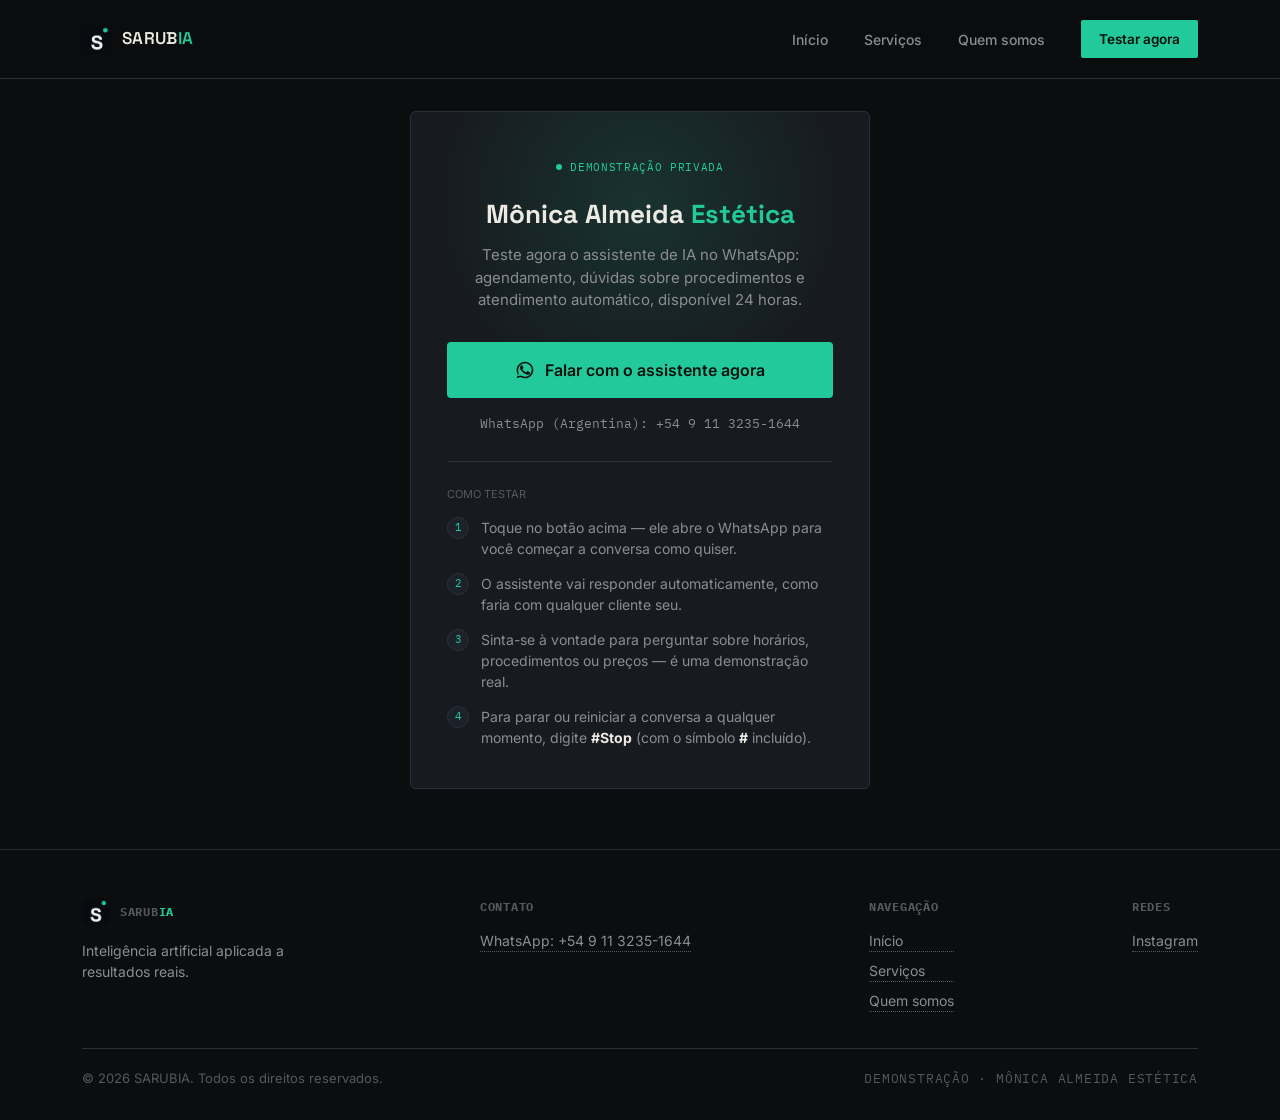
<file: monica-almeida-demo.html>
<!DOCTYPE html>
<html lang="pt-BR">
<head>
<meta charset="UTF-8">
<meta name="viewport" content="width=device-width, initial-scale=1.0">
<meta name="robots" content="noindex, nofollow">
<title>Mônica Almeida Estética · Demonstração</title>
<link rel="icon" type="image/png" href="[data-uri]">
<link rel="preconnect" href="https://fonts.googleapis.com">
<link rel="preconnect" href="https://fonts.gstatic.com" crossorigin>
<link href="https://fonts.googleapis.com/css2?family=Space+Grotesk:wght@400;500;600;700&family=IBM+Plex+Mono:wght@400;500&family=Inter:wght@400;500;600&display=swap" rel="stylesheet">
<style>
  :root{
    --bg: #0B0D0F;
    --panel: #171A1F;
    --panel-2: #1D2129;
    --line: #2B3038;
    --accent: #22C99A;
    --accent-soft: rgba(34,201,154,0.14);
    --text: #EDEAE3;
    --muted: #8B8D92;
    --muted-2: #55585F;
  }
  *{box-sizing:border-box; margin:0; padding:0;}
  body{
    background:var(--bg); color:var(--text);
    font-family:'Inter', sans-serif; line-height:1.5;
    min-height:100vh;
  }
  header{
    position:sticky; top:0; z-index:50;
    background:rgba(11,13,15,0.85);
    backdrop-filter:blur(8px);
    border-bottom:1px solid var(--line);
  }
  .header-inner{
    display:flex; align-items:center; justify-content:space-between;
    padding:20px 32px; max-width:1180px; margin:0 auto;
  }
  .logo{display:flex; align-items:center; gap:10px;}
  .logo-mark{width:30px; height:30px; flex-shrink:0; border-radius:6px; object-fit:cover; display:block;}
  .logo-text{font-family:'Space Grotesk', sans-serif; font-size:17px; font-weight:600; letter-spacing:0.02em;}
  .logo-text span{color:var(--accent);}
  nav{display:flex; gap:36px; align-items:center;}
  nav a{
    font-size:14px; color:var(--muted); font-weight:500;
    position:relative; padding:4px 0;
    transition:color 0.2s ease;
    text-decoration:none;
  }
  nav a:hover, nav a:focus-visible{color:var(--text);}
  nav a::after{
    content:''; position:absolute; left:0; bottom:0; width:0; height:1px;
    background:var(--accent); transition:width 0.25s ease;
  }
  nav a:hover::after{width:100%;}
  .nav-cta{
    background:var(--accent); color:#08110D !important; font-weight:600;
    padding:9px 18px; border-radius:2px; font-size:13.5px;
  }
  .nav-cta::after{display:none;}
  .nav-cta:hover{background:#3FE0B8;}
  .menu-toggle{display:none; background:none; border:none; color:var(--text); cursor:pointer;}
  @media(max-width:640px){
    nav{
      position:fixed; top:69px; left:0; right:0; background:var(--bg);
      flex-direction:column; gap:0; border-bottom:1px solid var(--line);
      transform:translateY(-150%); transition:transform 0.3s ease; padding:8px 0;
    }
    nav.open{transform:translateY(0);}
    nav a{padding:14px 32px; width:100%;}
    nav a::after{display:none;}
    .menu-toggle{display:block;}
  }
  main{
    display:flex; align-items:center; justify-content:center;
    padding:32px; min-height:calc(100vh - 73px - 220px);
  }
  .wrap{max-width:1180px; margin:0 auto; padding:0 32px;}
  footer.site-footer{padding:48px 0 32px; border-top:1px solid var(--line);}
  .footer-grid{display:flex; justify-content:space-between; flex-wrap:wrap; gap:32px; padding-bottom:28px; border-bottom:1px solid var(--line); margin-bottom:20px;}
  .footer-col h4{font-size:12px; color:var(--muted-2); text-transform:uppercase; margin-bottom:14px;}
  .footer-col a, .footer-col p{display:block; color:var(--muted); font-size:14px; margin-bottom:8px; text-decoration:none;}
  .footer-col a:hover{color:var(--accent);}
  .footer-bottom{display:flex; justify-content:space-between; flex-wrap:wrap; gap:12px; font-size:13px; color:var(--muted-2); max-width:1180px; margin:0 auto; padding:0 32px;}
  .mono{font-family:'IBM Plex Mono', monospace; letter-spacing:0.06em;}
  .card{
    max-width:460px; width:100%;
    background:var(--panel); border:1px solid var(--line); border-radius:6px;
    padding:40px 36px; text-align:center; position:relative; overflow:hidden;
  }
  .card::before{
    content:''; position:absolute; top:-120px; left:50%; transform:translateX(-50%);
    width:420px; height:420px;
    background:radial-gradient(circle, rgba(34,201,154,0.14) 0%, transparent 70%);
    pointer-events:none;
  }
  .card > *{position:relative; z-index:1;}
  .badge{
    display:inline-flex; align-items:center; gap:8px;
    font-size:11px; color:var(--accent); text-transform:uppercase;
    margin-bottom:22px;
  }
  .badge .dot{width:6px; height:6px; border-radius:50%; background:var(--accent); animation:pulse 2s infinite;}
  @keyframes pulse{0%,100%{opacity:1;} 50%{opacity:0.3;}}
  h1{
    font-family:'Space Grotesk', sans-serif; font-size:26px; font-weight:700;
    line-height:1.25; margin-bottom:14px;
  }
  h1 span{color:var(--accent);}
  p.sub{color:var(--muted); font-size:15px; margin-bottom:30px; max-width:360px; margin-left:auto; margin-right:auto;}
  .wa-btn{
    display:flex; align-items:center; justify-content:center; gap:10px;
    background:var(--accent); color:#08110D; font-weight:600; font-size:16px;
    padding:16px 24px; border-radius:4px; text-decoration:none;
    transition:transform 0.2s ease, background 0.2s ease;
    margin-bottom:16px;
  }
  .wa-btn:hover{background:#3FE0B8; transform:translateY(-1px);}
  .wa-btn svg{width:20px; height:20px; flex-shrink:0;}
  .number{
    font-family:'IBM Plex Mono', monospace; font-size:13px; color:var(--muted);
    margin-bottom:28px;
  }
  .steps{
    text-align:left; border-top:1px solid var(--line); padding-top:24px; margin-top:8px;
  }
  .steps-title{font-size:11px; color:var(--muted-2); text-transform:uppercase; margin-bottom:14px;}
  .step{
    display:flex; gap:12px; margin-bottom:14px; font-size:14px; color:var(--muted);
  }
  .step:last-child{margin-bottom:0;}
  .step-num{
    flex-shrink:0; width:22px; height:22px; border-radius:50%;
    background:var(--panel-2); border:1px solid var(--line);
    display:flex; align-items:center; justify-content:center;
    font-family:'IBM Plex Mono', monospace; font-size:11px; color:var(--accent);
  }
  footer{margin-top:28px; font-size:12px; color:var(--muted-2);}
  footer a{color:var(--muted-2); text-decoration:none; border-bottom:1px dotted var(--muted-2);}
</style>
</head>
<body>

<header>
  <div class="header-inner">
    <div class="logo">
      <img class="logo-mark" src="[data-uri]" alt="Logo SARUBIA">
      <span class="logo-text">SARUB<span>IA</span></span>
    </div>
    <button class="menu-toggle" id="menuToggle" aria-label="Abrir menu" aria-expanded="false">
      <svg width="22" height="22" viewBox="0 0 22 22" fill="none"><path d="M2 5H20M2 11H20M2 17H20" stroke="currentColor" stroke-width="1.6"/></svg>
    </button>
    <nav id="mainNav">
      <a href="/">Início</a>
      <a href="/#servicios">Serviços</a>
      <a href="/#nosotros">Quem somos</a>
      <a href="#topo" class="nav-cta">Testar agora</a>
    </nav>
  </div>
</header>

<main>
<div class="card" id="topo">
  <div class="badge"><span class="dot"></span> <span class="mono">DEMONSTRAÇÃO PRIVADA</span></div>
  <h1>Mônica Almeida <span>Estética</span></h1>
  <p class="sub">Teste agora o assistente de IA no WhatsApp: agendamento, dúvidas sobre procedimentos e atendimento automático, disponível 24 horas.</p>

  <a class="wa-btn" href="https://wa.me/5491132351644" target="_blank" rel="noopener">
    <svg viewBox="0 0 24 24" fill="currentColor"><path d="M17.472 14.382c-.297-.149-1.758-.867-2.03-.967-.273-.099-.471-.148-.67.15-.197.297-.767.966-.94 1.164-.173.199-.347.223-.644.075-.297-.15-1.255-.463-2.39-1.475-.883-.788-1.48-1.761-1.653-2.059-.173-.297-.018-.458.13-.606.134-.133.297-.347.446-.52.149-.174.198-.298.298-.497.099-.198.05-.371-.025-.52-.075-.149-.669-1.612-.916-2.207-.242-.579-.487-.5-.669-.51-.173-.008-.371-.01-.57-.01-.198 0-.52.074-.792.372-.272.297-1.04 1.016-1.04 2.479 0 1.462 1.065 2.875 1.213 3.074.149.198 2.096 3.2 5.077 4.487.709.306 1.262.489 1.694.625.712.227 1.36.195 1.871.118.571-.085 1.758-.719 2.006-1.413.248-.694.248-1.289.173-1.413-.074-.124-.272-.198-.57-.347z"/><path d="M12.001 2C6.478 2 2 6.477 2 12c0 1.99.583 3.845 1.588 5.4L2 22l4.735-1.55A9.953 9.953 0 0 0 12.001 22c5.523 0 10-4.478 10-10S17.524 2 12.001 2zm0 18.09c-1.77 0-3.42-.52-4.807-1.42l-.345-.207-3.535 1.157 1.176-3.44-.223-.354A8.078 8.078 0 0 1 3.91 12c0-4.463 3.63-8.09 8.09-8.09 4.462 0 8.09 3.627 8.09 8.09 0 4.462-3.628 8.09-8.09 8.09z"/></svg>
    Falar com o assistente agora
  </a>
  <div class="number">WhatsApp (Argentina): +54 9 11 3235-1644</div>

  <div class="steps">
    <div class="steps-title">Como testar</div>
    <div class="step"><span class="step-num">1</span><span>Toque no botão acima — ele abre o WhatsApp para você começar a conversa como quiser.</span></div>
    <div class="step"><span class="step-num">2</span><span>O assistente vai responder automaticamente, como faria com qualquer cliente seu.</span></div>
    <div class="step"><span class="step-num">3</span><span>Sinta-se à vontade para perguntar sobre horários, procedimentos ou preços — é uma demonstração real.</span></div>
    <div class="step"><span class="step-num">4</span><span>Para parar ou reiniciar a conversa a qualquer momento, digite <strong style="color:var(--text);">#Stop</strong> (com o símbolo <strong style="color:var(--text);">#</strong> incluído).</span></div>
  </div>

  </div>
</div>
</main>

<footer class="site-footer">
  <div class="wrap">
    <div class="footer-grid">
      <div class="footer-col">
        <div style="display:flex; align-items:center; gap:10px; margin-bottom:14px;">
          <img src="[data-uri]" alt="Logo SARUBIA" style="width:28px; height:28px; border-radius:6px; object-fit:cover;">
          <h4 class="mono" style="margin:0;">SARUB<span style="color:var(--accent);">IA</span></h4>
        </div>
        <p style="max-width:220px;">Inteligência artificial aplicada a resultados reais.</p>
      </div>
      <div class="footer-col">
        <h4 class="mono">Contato</h4>
        <a href="https://wa.me/5491132351644" target="_blank" rel="noopener">WhatsApp: +54 9 11 3235-1644</a>
      </div>
      <div class="footer-col">
        <h4 class="mono">Navegação</h4>
        <a href="/">Início</a>
        <a href="/#servicios">Serviços</a>
        <a href="/#nosotros">Quem somos</a>
      </div>
      <div class="footer-col">
        <h4 class="mono">Redes</h4>
        <a href="https://www.instagram.com/sarubi_ai_solutions" target="_blank" rel="noopener">Instagram</a>
      </div>
    </div>
  </div>
  <div class="footer-bottom">
    <span>© 2026 SARUBIA. Todos os direitos reservados.</span>
    <span class="mono">DEMONSTRAÇÃO · MÔNICA ALMEIDA ESTÉTICA</span>
  </div>
</footer>

<script>
  const toggle = document.getElementById('menuToggle');
  const nav = document.getElementById('mainNav');
  toggle.addEventListener('click', () => {
    nav.classList.toggle('open');
    toggle.setAttribute('aria-expanded', nav.classList.contains('open'));
  });
  nav.querySelectorAll('a').forEach(a => a.addEventListener('click', () => nav.classList.remove('open')));
</script>

</body>
</html>
</file>
<file: demo/allecrim/styles.css>
/* ==========================================================
   Hospedaria Allecrim · Paranapiacaba
   Paleta extraída do logotipo
   ========================================================== */
:root {
  --verde: #203020;
  --verde-medio: #3b5236;
  --verde-claro: #5f7a55;
  --marrom: #805028;
  --marrom-escuro: #5e3a1c;
  --creme: #f7f2e6;
  --papel: #efe6d2;
  --papel-escuro: #e3d6b9;
  --tinta: #2b2a24;
  --tinta-suave: #5a564a;
  --branco: #fffdf8;

  --serif: "Lora", Georgia, "Times New Roman", serif;
  --caps: "Montserrat", "Helvetica Neue", Arial, sans-serif;
  --sans: "Nunito Sans", "Helvetica Neue", Arial, sans-serif;

  --raio: 14px;
  --sombra: 0 10px 30px -12px rgba(32, 48, 32, .35);
  --largura: 1140px;
}

*, *::before, *::after { box-sizing: border-box; }
html { scroll-behavior: smooth; scroll-padding-top: 80px; }
body {
  margin: 0;
  font-family: var(--sans);
  font-size: 17px;
  line-height: 1.65;
  color: var(--tinta);
  background: var(--creme);
  /* leve textura de papel */
  background-image:
    radial-gradient(rgba(128, 80, 40, .045) 1px, transparent 1px),
    radial-gradient(rgba(32, 48, 32, .035) 1px, transparent 1px);
  background-size: 22px 22px, 31px 31px;
  background-position: 0 0, 11px 7px;
  -webkit-font-smoothing: antialiased;
}
img { max-width: 100%; height: auto; display: block; }
a { color: inherit; }
h1, h2, h3 { font-family: var(--serif); color: var(--verde); line-height: 1.15; margin: 0 0 .5em; }
h1 { font-size: clamp(2.4rem, 5.5vw, 4rem); font-weight: 700; }
h1 em { font-style: italic; font-weight: 500; color: var(--marrom); }
h2 { font-size: clamp(1.8rem, 3.6vw, 2.6rem); font-weight: 700; }
h3 { font-size: 1.3rem; font-weight: 600; }
p { margin: 0 0 1em; }

.container { width: 100%; max-width: var(--largura); margin: 0 auto; padding: 0 20px; }

/* ---------- Botões ---------- */
.btn {
  display: inline-flex; align-items: center; justify-content: center; gap: .55em;
  font-family: var(--caps); font-weight: 600; font-size: .92rem; letter-spacing: .04em;
  text-decoration: none; padding: .95em 1.6em; border-radius: 999px;
  border: 2px solid transparent; cursor: pointer;
  transition: transform .2s ease, background-color .2s ease, color .2s ease, box-shadow .2s ease;
}
.btn svg { width: 1.25em; height: 1.25em; }
.btn:hover { transform: translateY(-2px); }
.btn--verde { background: var(--verde); color: var(--creme); box-shadow: var(--sombra); }
.btn--verde:hover { background: var(--verde-medio); }
.btn--contorno { border-color: var(--marrom); color: var(--marrom); }
.btn--contorno:hover { background: var(--marrom); color: var(--creme); }
.btn--creme { background: var(--creme); color: var(--verde); }
.btn--creme:hover { background: var(--branco); }
.btn--sm { padding: .6em 1.2em; font-size: .82rem; }
.btn--largo { width: 100%; }

.link-seta {
  font-family: var(--caps); font-weight: 600; font-size: .85rem; letter-spacing: .03em;
  color: var(--marrom); text-decoration: none; border-bottom: 1.5px solid currentColor;
}
.link-seta:hover { color: var(--verde); }

/* ---------- Detalhe: trilho de trem ---------- */
.trilho {
  height: 18px;
  background:
    linear-gradient(var(--verde) 0 0) top / 100% 2px no-repeat,
    linear-gradient(var(--verde) 0 0) bottom / 100% 2px no-repeat,
    repeating-linear-gradient(90deg, var(--marrom) 0 6px, transparent 6px 22px) center / 100% 10px no-repeat;
  opacity: .55;
}
.trilho--claro {
  background:
    linear-gradient(var(--papel-escuro) 0 0) top / 100% 2px no-repeat,
    linear-gradient(var(--papel-escuro) 0 0) bottom / 100% 2px no-repeat,
    repeating-linear-gradient(90deg, #b07a48 0 6px, transparent 6px 22px) center / 100% 10px no-repeat;
}

/* ---------- Cabeçalho ---------- */
.topo {
  position: sticky; top: 0; z-index: 50;
  background: rgba(247, 242, 230, .92);
  backdrop-filter: blur(8px);
  border-bottom: 1px solid rgba(32, 48, 32, .1);
}
.topo__inner { display: flex; align-items: center; justify-content: space-between; height: 70px; }
.marca { display: flex; align-items: center; gap: 10px; text-decoration: none; }
.marca img { width: 40px; height: auto; }
.marca__texto { display: flex; flex-direction: column; line-height: 1; }
.marca__sup { font-family: var(--serif); font-weight: 600; color: var(--verde); font-size: .78rem; letter-spacing: .14em; text-transform: uppercase; }
.marca__nome { font-family: var(--serif); font-weight: 700; color: var(--marrom); font-size: 1.35rem; letter-spacing: .04em; text-transform: uppercase; }

.menu { display: flex; align-items: center; gap: 26px; }
.menu a:not(.btn) {
  font-family: var(--caps); font-weight: 500; font-size: .85rem; text-decoration: none; color: var(--verde);
  position: relative;
}
.menu a:not(.btn)::after {
  content: ""; position: absolute; left: 0; bottom: -4px; width: 100%; height: 1.5px;
  background: var(--marrom); transform: scaleX(0); transform-origin: left; transition: transform .25s ease;
}
.menu a:not(.btn):hover::after { transform: scaleX(1); }

.menu-btn { display: none; background: none; border: 0; padding: 8px; cursor: pointer; }
.menu-btn span { display: block; width: 24px; height: 2px; background: var(--verde); margin: 5px 0; transition: transform .25s, opacity .25s; }

/* ---------- Hero ---------- */
.hero { padding: 64px 0 0; overflow: hidden; }
.hero__grid { display: grid; grid-template-columns: 1.1fr .9fr; gap: 56px; align-items: center; padding-bottom: 64px; }
.selo {
  display: inline-block; font-family: var(--caps); font-size: .74rem; font-weight: 600; letter-spacing: .14em;
  text-transform: uppercase; color: var(--marrom);
  border: 1.5px solid rgba(128, 80, 40, .4); border-radius: 999px; padding: .45em 1.1em; margin-bottom: 22px;
}
.hero__lead { font-size: 1.15rem; color: var(--tinta-suave); max-width: 34em; margin-bottom: 30px; }
.hero__acoes { display: flex; flex-wrap: wrap; gap: 14px; }

.hero__foto { position: relative; margin: 0; justify-self: center; }
.polaroid {
  background: var(--branco); padding: 14px 14px 46px; border-radius: 4px;
  box-shadow: 0 25px 50px -20px rgba(32, 48, 32, .45);
  transform: rotate(2.5deg); max-width: 400px;
}
.polaroid img { aspect-ratio: 4 / 5; object-fit: cover; width: 100%; border-radius: 2px; }
.bilhete {
  position: absolute; left: -46px; bottom: 26px; transform: rotate(-8deg);
  background: var(--papel); border: 1.5px dashed var(--marrom);
  padding: 12px 20px; border-radius: 6px; box-shadow: var(--sombra);
  display: flex; flex-direction: column; line-height: 1.2;
}
.bilhete span { font-family: var(--caps); font-size: .62rem; letter-spacing: .2em; text-transform: uppercase; color: var(--marrom); }
.bilhete strong { font-family: var(--serif); font-size: 1.15rem; color: var(--verde); }
.bilhete small { font-size: .74rem; color: var(--tinta-suave); font-style: italic; }

.hero__servicos { list-style: none; padding: 0; margin: 28px 0 0; display: flex; flex-wrap: wrap; gap: 10px 22px; }
.hero__servicos li { display: flex; align-items: center; gap: 8px; font-family: var(--caps); font-size: .82rem; font-weight: 600; color: var(--verde); }
.hero__servicos svg { width: 22px; height: 22px; color: var(--marrom); }

/* ---------- Seções ---------- */
.secao { padding: 96px 0; }
.secao--papel { background: var(--papel); }
.secao--verde { background: var(--verde); color: var(--creme); }
.sobretitulo {
  font-family: var(--caps); font-size: .76rem; font-weight: 700; letter-spacing: .2em; text-transform: uppercase;
  color: var(--marrom); margin-bottom: .7em; display: flex; align-items: center; gap: 10px;
}
.sobretitulo::before { content: ""; width: 28px; height: 2px; background: currentColor; }
.cabecalho-secao { max-width: 640px; margin: 0 auto 52px; text-align: center; }
.cabecalho-secao .sobretitulo { justify-content: center; }
.cabecalho-secao p:last-child { color: var(--tinta-suave); }
.cabecalho-secao--claro h2 { color: var(--creme); }
.cabecalho-secao--claro .sobretitulo { color: #d9a46f; }
.cabecalho-secao--claro p:last-child { color: rgba(247, 242, 230, .8); }

.duas-col { display: grid; grid-template-columns: 1fr 1fr; gap: 64px; align-items: center; }
.duas-col > div > p { color: var(--tinta-suave); }

.foto-moldura { margin: 0; position: relative; }
.foto-moldura img {
  width: 100%; aspect-ratio: 4 / 5; object-fit: cover; border-radius: var(--raio);
  box-shadow: var(--sombra);
}
.foto-moldura::before {
  content: ""; position: absolute; inset: 18px -18px -18px 18px; border: 2px solid var(--marrom);
  border-radius: var(--raio); opacity: .35; z-index: -1;
}
.foto-moldura--inclinada img { transform: rotate(-1.5deg); }

.diferenciais { list-style: none; padding: 0; margin: 28px 0 0; display: grid; grid-template-columns: 1fr 1fr; gap: 14px 22px; }
.diferenciais li { display: flex; align-items: center; gap: 10px; font-weight: 600; color: var(--verde); font-size: .95rem; }
.diferenciais svg { width: 26px; height: 26px; flex: none; color: var(--marrom); }

/* ---------- Quartos ---------- */
.quartos { display: grid; grid-template-columns: repeat(3, 1fr); gap: 28px; }
.quarto {
  background: var(--branco); border-radius: var(--raio); overflow: hidden; box-shadow: var(--sombra);
  display: flex; flex-direction: column; transition: transform .3s ease;
}
.quarto:hover { transform: translateY(-6px); }
.quarto__foto { overflow: hidden; }
.quarto__foto img { width: 100%; aspect-ratio: 4 / 3.4; object-fit: cover; transition: transform .6s ease; }
.quarto:hover .quarto__foto img { transform: scale(1.05); }
.quarto__corpo { padding: 24px 24px 28px; display: flex; flex-direction: column; flex: 1; }
.quarto__corpo p { color: var(--tinta-suave); font-size: .96rem; }
.quarto__cap {
  display: flex; align-items: center; gap: 8px; font-family: var(--caps); font-size: .78rem !important;
  font-weight: 600; color: var(--verde) !important; margin-top: auto;
  padding-top: 14px; border-top: 1px dashed var(--papel-escuro);
}
.quarto__wifi {
  display: inline-flex; align-items: center; gap: 6px; align-self: flex-start; margin: 0 0 4px !important;
  font-family: var(--caps); font-size: .72rem !important; font-weight: 700; letter-spacing: .06em; text-transform: uppercase;
  color: var(--verde) !important; background: var(--creme); border-radius: 999px; padding: 4px 10px;
}
.quarto__wifi svg { width: 16px; height: 16px; color: var(--marrom); }
.quarto__cap svg { width: 20px; height: 20px; color: var(--marrom); }

/* tipos de apartamento */
.tipos {
  list-style: none; padding: 0; margin: -20px auto 44px; display: flex; flex-wrap: wrap; justify-content: center; gap: 12px;
}
.tipos li {
  display: flex; flex-direction: column; align-items: center; line-height: 1.25;
  background: var(--branco); border: 1.5px dashed var(--marrom); border-radius: 10px; padding: 10px 18px; min-width: 120px;
}
.tipos strong { font-family: var(--serif); color: var(--verde); font-size: 1.05rem; }
.tipos span { font-family: var(--caps); font-size: .72rem; font-weight: 600; letter-spacing: .06em; color: var(--marrom); text-transform: uppercase; }

/* ---------- Avaliações ---------- */
.avaliacoes { display: grid; grid-template-columns: 1.3fr 1fr; gap: 24px; }
.avaliacao {
  margin: 0; background: var(--branco); border-radius: var(--raio); padding: 28px; box-shadow: var(--sombra);
  display: flex; flex-direction: column; gap: 14px;
}
.avaliacao--destaque { grid-row: span 3; justify-content: center; border-top: 5px solid var(--marrom); }
.avaliacao__topo { display: flex; align-items: center; gap: 12px; }
.avaliacao__nota {
  background: var(--verde); color: var(--creme); font-family: var(--caps); font-weight: 700; font-size: 1rem;
  min-width: 46px; height: 40px; padding: 0 10px; border-radius: 8px 8px 8px 0; display: grid; place-items: center;
}
.avaliacao__rotulo { font-family: var(--serif); font-weight: 600; color: var(--verde); font-size: 1.15rem; }
.avaliacao blockquote { margin: 0; color: var(--tinta-suave); font-size: .98rem; }
.avaliacao--destaque blockquote { font-family: var(--serif); font-style: italic; font-size: 1.3rem; line-height: 1.5; color: var(--tinta); }
.avaliacao figcaption { font-size: .85rem; color: var(--tinta-suave); margin-top: auto; }
.avaliacao figcaption strong { color: var(--verde); }
.avaliacao--destaque { position: relative; padding: 40px; }
.avaliacao--destaque::before {
  content: "“"; position: absolute; right: 28px; top: 4px; font-family: var(--serif); font-size: 9rem; line-height: 1;
  color: var(--marrom); opacity: .15;
}
.avaliacao--destaque blockquote { font-size: 1.5rem; }
.avaliacao--destaque figcaption { margin-top: 8px; font-size: .95rem; }
@media (max-width: 820px) {
  .avaliacoes { grid-template-columns: 1fr; }
  .avaliacao--destaque { grid-row: auto; }
}

/* ---------- Pacotes ---------- */
.pacotes { display: grid; grid-template-columns: 1.5fr 1fr; gap: 28px; }
.pacote {
  background: var(--verde-medio); border-radius: var(--raio); overflow: hidden;
  border: 1px solid rgba(247, 242, 230, .12);
  display: flex; flex-direction: column;
}
.pacote--destaque { display: grid; grid-template-columns: 1fr 1.15fr; }
.pacote--destaque img { width: 100%; height: 100%; object-fit: cover; min-height: 320px; }
.pacote__corpo { padding: 32px; display: flex; flex-direction: column; align-items: flex-start; flex: 1; }
.pacote h3 { color: var(--creme); font-size: 1.5rem; }
.pacote p, .pacote li { color: rgba(247, 242, 230, .85); font-size: .96rem; }
.pacote ul { padding-left: 1.1em; margin: 0 0 24px; }
.pacote li { margin-bottom: .5em; }
.pacote li strong { color: var(--creme); }
.pacote .btn { margin-top: auto; }
.pacote__icone { padding: 32px 32px 0; color: #e6b583; }
.pacote__icone svg { width: 72px; height: 72px; }
.etiqueta {
  font-family: var(--caps); font-size: .7rem; font-weight: 700; letter-spacing: .14em; text-transform: uppercase;
  background: rgba(217, 164, 111, .18); color: #e6b583; padding: .4em .9em; border-radius: 999px; margin-bottom: 14px;
}

/* ---------- A vila ---------- */
.atracoes { list-style: none; padding: 0; margin: 0; display: grid; grid-template-columns: repeat(3, 1fr); gap: 28px; }
.atracoes li {
  text-align: center; padding: 36px 28px; border-radius: var(--raio);
  border: 1.5px solid var(--papel-escuro); background: rgba(255, 253, 248, .6);
}
.atracoes svg { width: 44px; height: 44px; color: var(--marrom); margin-bottom: 14px; }
.atracoes p { color: var(--tinta-suave); font-size: .95rem; margin: 0; }

/* ---------- Contato ---------- */
.contato { display: grid; grid-template-columns: .9fr 1.1fr; gap: 56px; align-items: center; margin-bottom: 56px; }
.contato__logo { max-width: 340px; margin: 0 auto; }
.contato__card {
  background: var(--branco); border-radius: var(--raio); padding: 40px; box-shadow: var(--sombra);
  border-top: 5px solid var(--marrom);
}
.contato__card > p { color: var(--tinta-suave); }
.contato__lista { list-style: none; padding: 0; margin: 0 0 28px; display: grid; gap: 14px; }
.contato__lista li { display: flex; align-items: center; gap: 12px; font-weight: 600; color: var(--verde); }
.contato__lista svg { width: 24px; height: 24px; color: var(--marrom); flex: none; }
.contato__lista a { text-decoration: none; }
.contato__lista a:hover { color: var(--marrom); }
.contato__lista li { align-items: flex-start; }
.contato__como-chegar {
  display: flex; gap: 12px; align-items: flex-start; font-size: .92rem; color: var(--tinta-suave);
  background: var(--creme); border-radius: 10px; padding: 14px 16px; margin: -8px 0 24px;
}
.contato__como-chegar svg { width: 24px; height: 24px; color: var(--marrom); flex: none; }
.mapa { border-radius: var(--raio); overflow: hidden; box-shadow: var(--sombra); border: 6px solid var(--branco); }
.mapa iframe { width: 100%; height: 360px; border: 0; display: block; filter: sepia(.25) saturate(.85); }

/* ---------- Rodapé ---------- */
.rodape { background: var(--verde); color: rgba(247, 242, 230, .8); font-size: .88rem; }
.rodape__inner { display: flex; justify-content: space-between; flex-wrap: wrap; gap: 8px 24px; padding: 26px 20px; }
.rodape p { margin: 0; }
.rodape strong { color: var(--creme); font-family: var(--serif); }

/* ---------- WhatsApp flutuante ---------- */
.whats-flutuante {
  position: fixed; right: 20px; bottom: 20px; z-index: 60;
  width: 60px; height: 60px; border-radius: 50%;
  background: #25d366; color: #fff; display: grid; place-items: center;
  box-shadow: 0 10px 25px -6px rgba(0, 0, 0, .35); transition: transform .2s ease;
}
.whats-flutuante:hover { transform: scale(1.08); }
.whats-flutuante svg { width: 32px; height: 32px; }

/* ---------- Animação de entrada ---------- */
.revelar { opacity: 0; transform: translateY(24px); transition: opacity .8s ease, transform .8s ease; }
.revelar.visivel { opacity: 1; transform: none; }
@media (prefers-reduced-motion: reduce) {
  html { scroll-behavior: auto; }
  .revelar { opacity: 1; transform: none; transition: none; }
  * { transition: none !important; }
}

/* ---------- Responsivo ---------- */
@media (max-width: 960px) {
  .quartos { grid-template-columns: 1fr 1fr; }
  .pacotes { grid-template-columns: 1fr; }
  .atracoes { grid-template-columns: 1fr; }
}

@media (max-width: 820px) {
  body { font-size: 16px; }
  .menu-btn { display: block; }
  .menu {
    position: absolute; top: 70px; left: 0; right: 0; flex-direction: column; gap: 0;
    background: var(--creme); border-bottom: 1px solid rgba(32, 48, 32, .1);
    padding: 8px 20px 20px; display: none; box-shadow: 0 20px 30px -20px rgba(0, 0, 0, .25);
  }
  .menu.aberto { display: flex; }
  .menu a:not(.btn) { padding: 14px 0; width: 100%; border-bottom: 1px solid rgba(32, 48, 32, .08); }
  .menu a:not(.btn)::after { display: none; }
  .menu .btn { margin-top: 16px; width: 100%; }
  .menu-btn[aria-expanded="true"] span:nth-child(1) { transform: translateY(7px) rotate(45deg); }
  .menu-btn[aria-expanded="true"] span:nth-child(2) { opacity: 0; }
  .menu-btn[aria-expanded="true"] span:nth-child(3) { transform: translateY(-7px) rotate(-45deg); }

  .hero { padding-top: 40px; }
  .hero__grid, .duas-col, .contato { grid-template-columns: 1fr; gap: 44px; }
  .hero__foto { max-width: 340px; }
  .bilhete { left: -14px; bottom: 18px; }
  .duas-col--inv > div { order: 2; }
  .secao { padding: 72px 0; }
  .pacote--destaque { grid-template-columns: 1fr; }
  .pacote--destaque img { aspect-ratio: 4 / 3; min-height: 0; }
  .foto-moldura::before { inset: 12px -10px -10px 12px; }
}

@media (max-width: 560px) {
  .quartos { grid-template-columns: 1fr; }
  .diferenciais { grid-template-columns: 1fr; }
  .hero__acoes .btn { width: 100%; }
  .contato__card { padding: 28px 22px; }
  .pacote__corpo { padding: 26px 22px; }
  .contato__logo { max-width: 240px; }
}

/* ---------- Barra de demonstração ---------- */
.demo-bar {
  position: fixed; top: 0; left: 0; right: 0; z-index: 70;
  display: flex; align-items: center; justify-content: center; flex-wrap: wrap; gap: 6px 14px;
  background: #14110d; color: #e9e2d2; padding: 9px 20px; font-family: var(--caps); font-size: .78rem;
  text-align: center; line-height: 1.4;
}
.demo-bar__selo {
  display: inline-flex; align-items: center; gap: 7px; font-weight: 700; letter-spacing: .16em; text-transform: uppercase;
  font-size: .68rem; color: #f1c38f; border: 1px solid rgba(241, 195, 143, .45); border-radius: 999px; padding: 3px 10px;
}
.demo-bar__ponto { width: 7px; height: 7px; border-radius: 50%; background: #f1c38f; animation: demo-pulso 1.8s ease-in-out infinite; }
@keyframes demo-pulso { 50% { opacity: .3; } }
.demo-bar__texto strong { color: #fff; letter-spacing: .04em; }
.demo-bar__cta { color: #f1c38f; font-weight: 600; text-decoration: none; border-bottom: 1px solid currentColor; }
.demo-bar__cta:hover { color: #fff; }
@media (max-width: 560px) {
  .demo-bar { font-size: .7rem; padding: 7px 10px; gap: 4px 8px; }
  .demo-bar__selo { font-size: .6rem; padding: 2px 8px; letter-spacing: .12em; }
  .demo-bar__extra { display: none; }
}

/* Barra de demo sempre visível: o cabeçalho gruda logo abaixo dela */
body { padding-top: var(--demo-h, 41px); }
.topo { top: var(--demo-h, 41px); }
html { scroll-padding-top: calc(80px + var(--demo-h, 0px)); }
</file>
